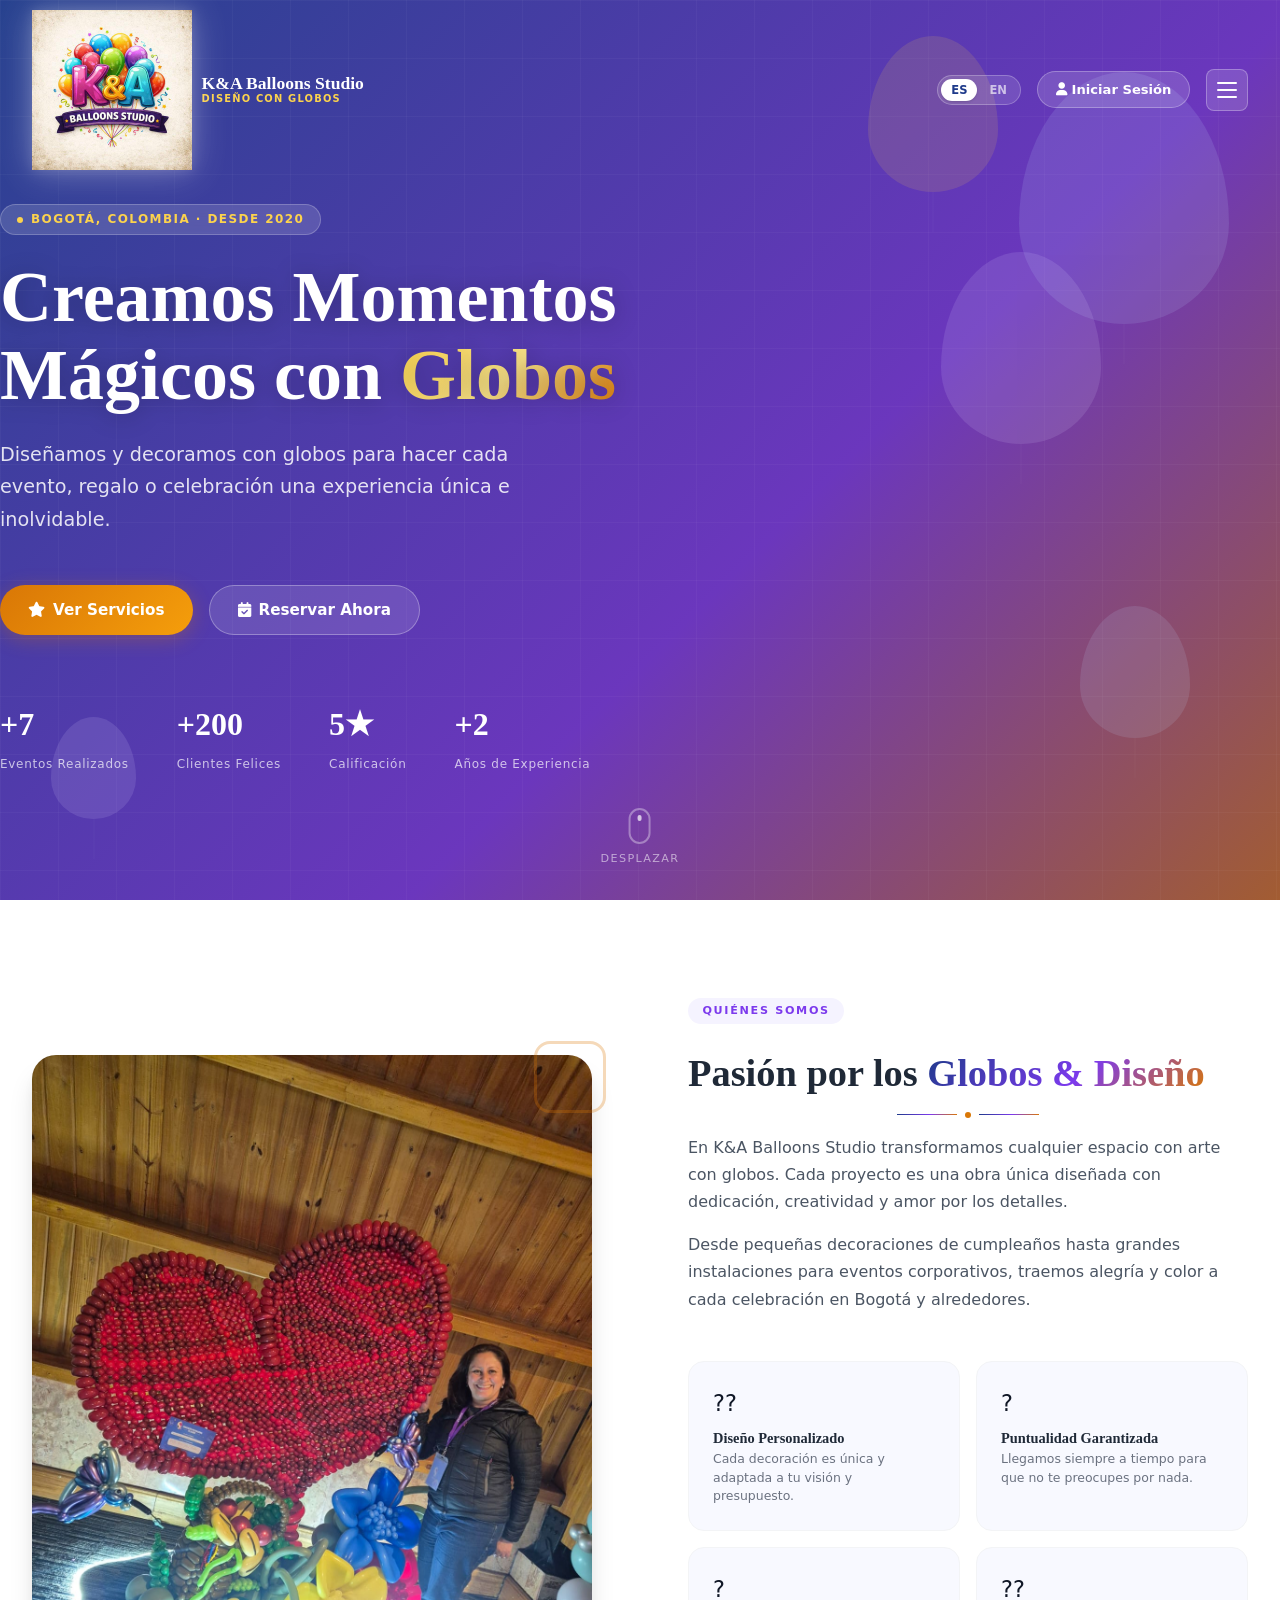
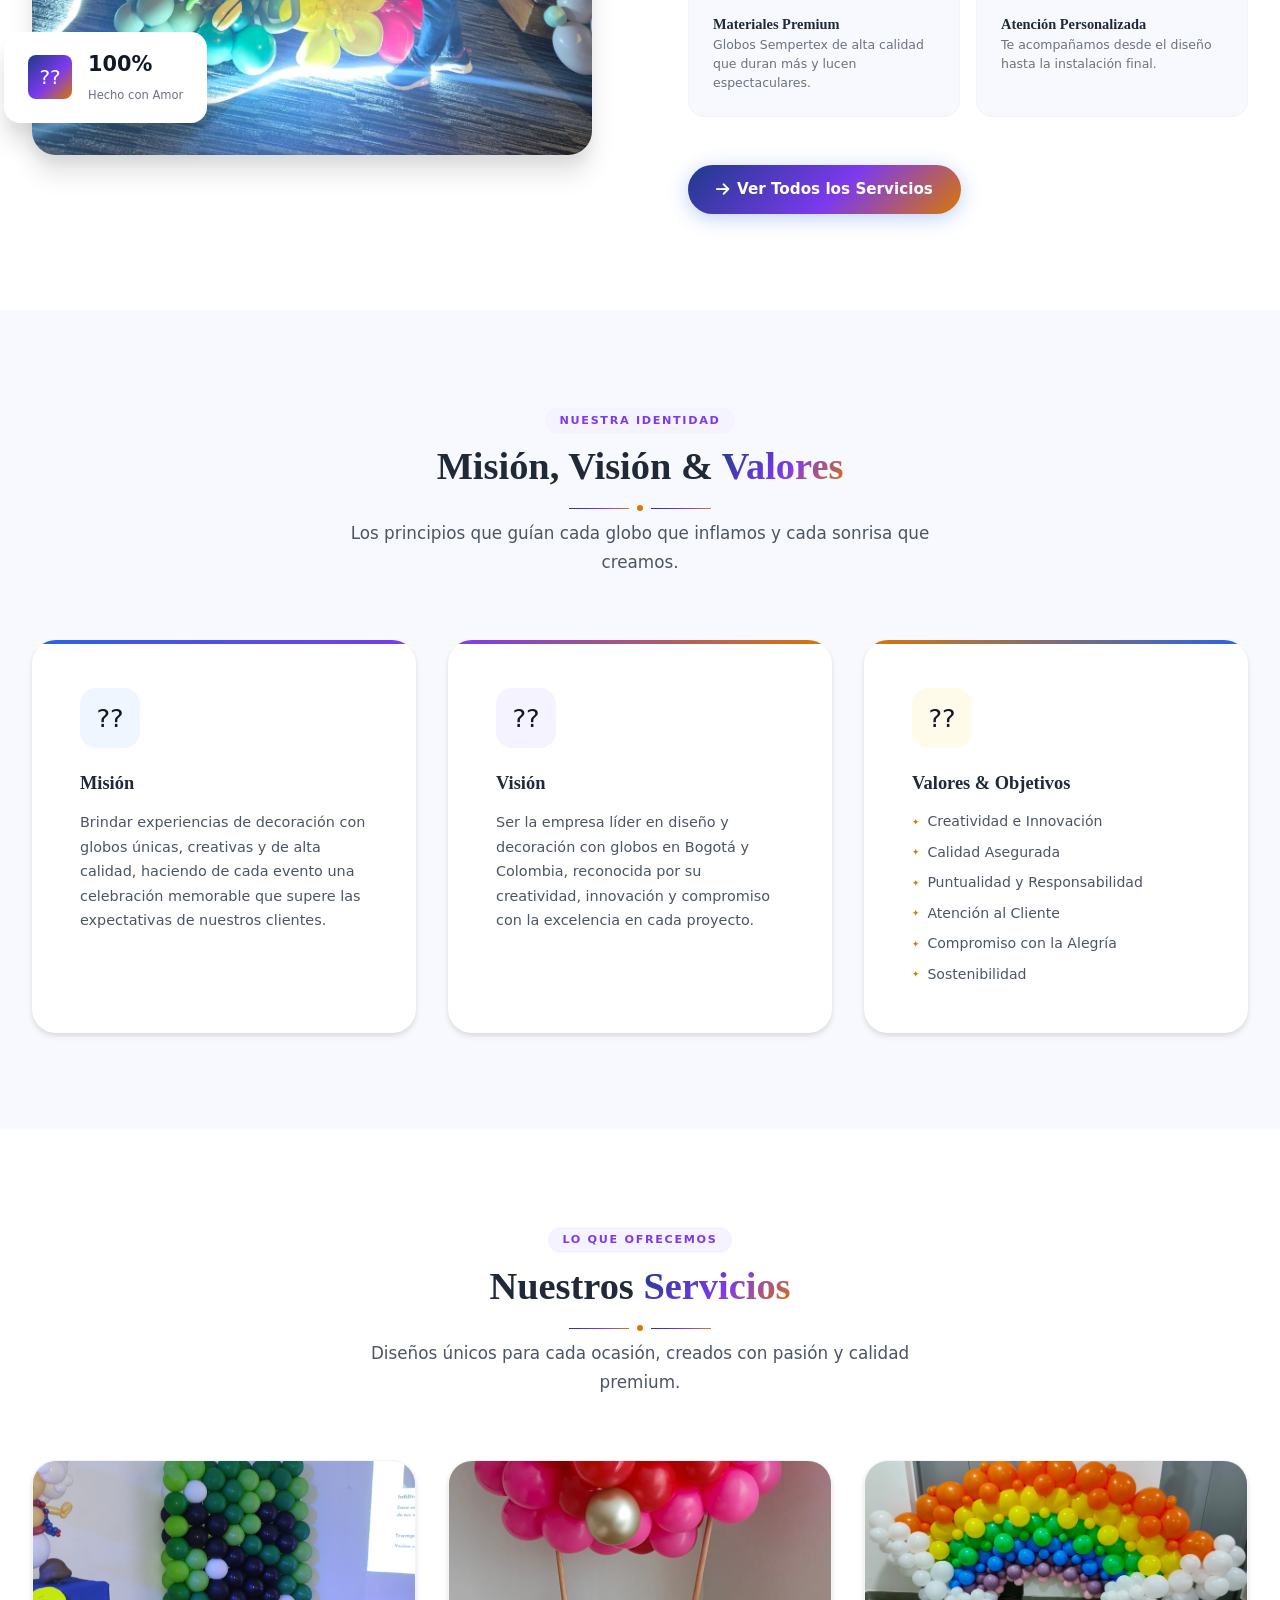
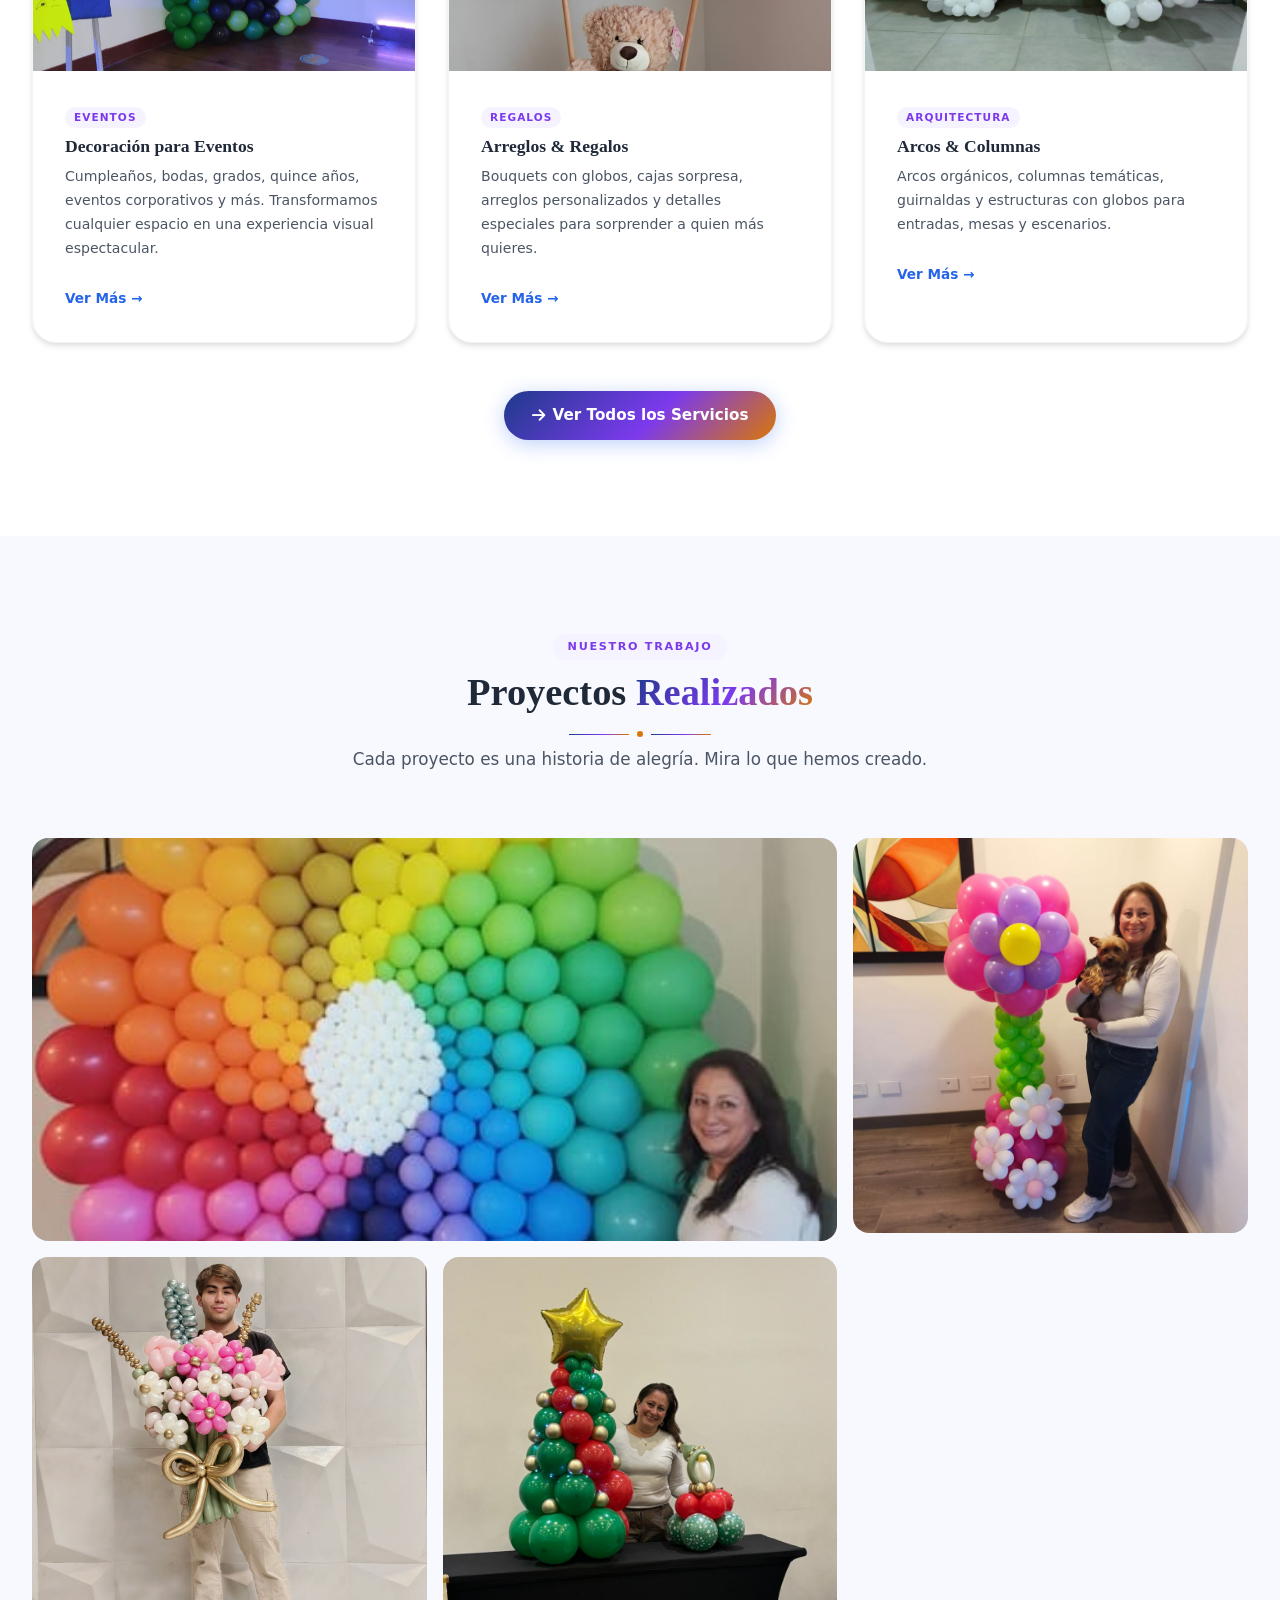
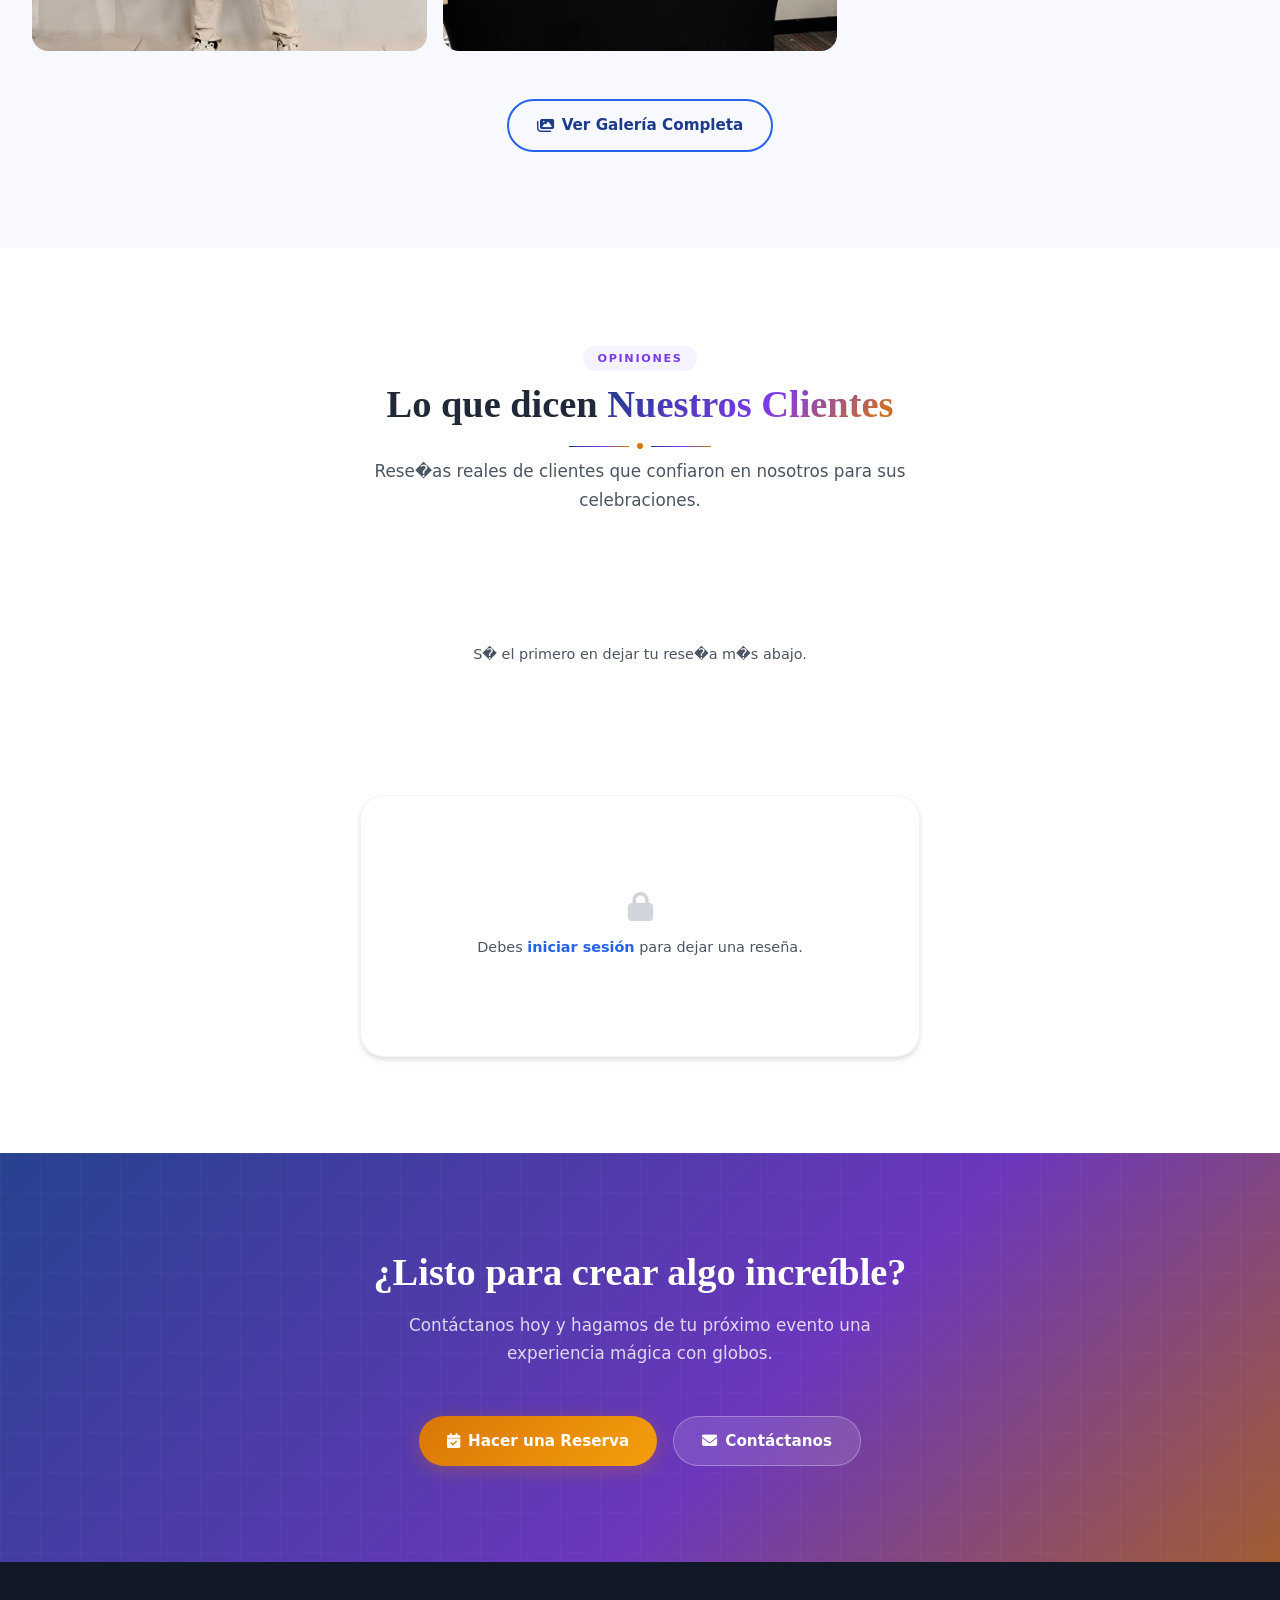
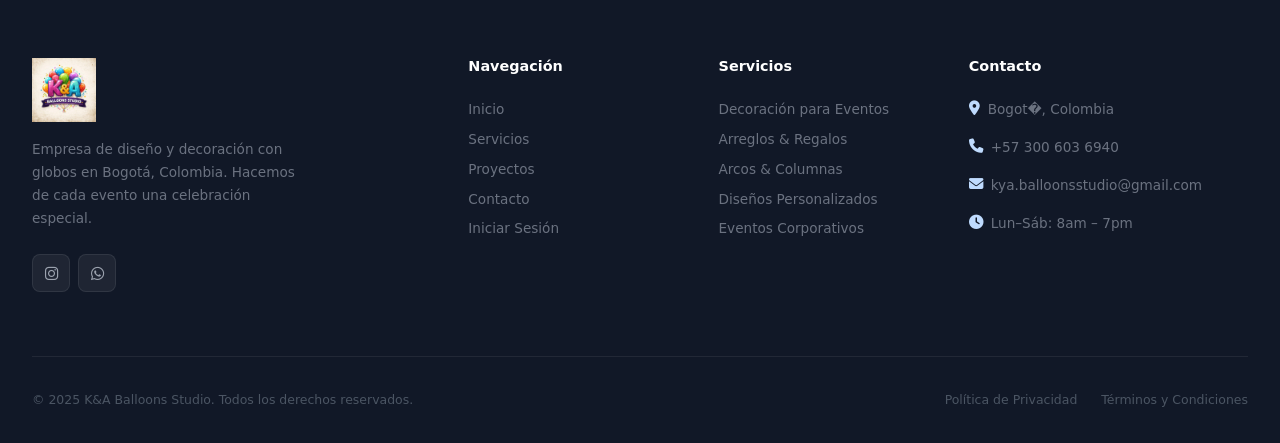
<file: index.html>
<!DOCTYPE html> <html lang="es"> <head> <meta charset="UTF-8"> <meta http-equiv="Content-Security-Policy" content="default-src 'self'; script-src 'self' https://www.gstatic.com https://cdnjs.cloudflare.com https://cdn.jsdelivr.net; style-src 'self' 'unsafe-inline' https://fonts.googleapis.com https://cdnjs.cloudflare.com; font-src 'self' https://fonts.gstatic.com https://cdnjs.cloudflare.com; img-src 'self' data: blob: https://www.gstatic.com https://lh3.googleusercontent.com; connect-src 'self' https://*.googleapis.com https://*.firebaseio.com wss://*.firebaseio.com https://*.firebaseapp.com https://identitytoolkit.googleapis.com https://securetoken.googleapis.com; frame-src https://*.firebaseapp.com https://accounts.google.com; object-src 'none'; base-uri 'self'; form-action 'self'"> <meta name="viewport" content="width=device-width,initial-scale=1"> <title>K&amp;A Balloons Studio � Dise�o y Decoraci�n con Globos en Bogot�</title> <meta name="description" content="K&A Balloons Studio: dise�o y decoraci�n con globos para eventos, regalos y celebraciones en Bogot�, Colombia. Cumplea�os, bodas, eventos corporativos y m�s."> <meta name="keywords" content="globos Bogot�, decoraci�n globos, eventos globos, arreglos globos Colombia, K&A Balloons"> <meta property="og:title" content="K&amp;A Balloons Studio"> <meta property="og:description" content="Dise�o y decoraci�n con globos en Bogot�, Colombia."> <meta property="og:image" content="anexos/images/og-image.jpg"> <link rel="icon" type="image/jpeg" href="anexos/images/logo/LOGO.jpeg"> <link rel="preconnect" href="https://fonts.googleapis.com"> <link rel="preconnect" href="https://fonts.gstatic.com" crossorigin> <link href="https://fonts.googleapis.com/css2?family=Playfair+Display:wght@400;600;700;800&family=Inter:wght@300;400;500;600;700&display=swap" rel="stylesheet"> <link rel="stylesheet" href="https://cdnjs.cloudflare.com/ajax/libs/font-awesome/6.5.0/css/all.min.css"> <link rel="stylesheet" href="css/styles.css"> <link rel="stylesheet" href="css/animations.css"> <style>#navbar .nav-logo img{height:160px;filter:drop-shadow(0 2px 18px rgba(255,255,255,.28)) drop-shadow(0 0 6px rgba(255,255,255,.15));transition:height var(--tr-base),filter var(--tr-base)}#navbar.scrolled .nav-logo img{height:84px;filter:drop-shadow(0 2px 10px rgba(99,102,241,.12))}#navbar{padding:.6rem 0}#navbar.scrolled{padding:.35rem 0}</style> </head> <body> <div id="page-transition" aria-hidden="true"> <div id="pt-curtain" class="pt-curtain"></div> </div> <div id="toast-container" aria-live="polite"></div> <nav id="navbar" class="navbar" role="navigation" aria-label="Main navigation"> <div class="container navbar-inner"> <a href="index.html" class="nav-logo" aria-label="K&A Balloons Studio - Inicio"> <img src="anexos/images/logo/LOGO.jpeg" alt="K&amp;A Balloons Studio Logo" style="width:auto"> <div class="logo-copy"> <span class="name">K&amp;A Balloons Studio</span> <span class="tagline" data-i18n="nav_tagline">Decoraci�n con Globos</span> </div> </a> <div class="nav-right"> <div class="lang-toggle" role="group" aria-label="Selecci�n de idioma"> <button class="lang-btn active" data-lang="es" aria-label="Espa�ol">ES</button> <button class="lang-btn" data-lang="en" aria-label="English">EN</button> </div> <a id="btn-nav-login" href="login.html" class="btn-nav-login" aria-label="Iniciar sesi�n"> <i class="fa-solid fa-user" aria-hidden="true"></i> <span data-i18n="nav_login">Iniciar Sesi�n</span> </a> <button id="hamburger" class="hamburger" aria-label="Abrir men�" aria-expanded="false" aria-controls="menu-overlay"> <span></span><span></span><span></span> </button> </div> </div> </nav> <div id="menu-overlay" class="menu-overlay" role="dialog" aria-label="Men� de navegaci�n" aria-modal="true"> <div id="menu-backdrop" class="menu-backdrop"></div> <div class="menu-panel"> <div class="menu-head"> <div class="menu-deco-balloons" aria-hidden="true"> <div class="deco-balloon"></div> <div class="deco-balloon"></div> <div class="deco-balloon"></div> <div class="deco-balloon"></div> </div> <button id="menu-close" class="menu-close" aria-label="Cerrar men�"> <i class="fa-solid fa-xmark"></i> </button> <div class="menu-brand"> <h3>K&amp;A Balloons Studio</h3> <p data-i18n="nav_tagline">Decoraci�n con Globos</p> </div> </div> <nav class="menu-nav" aria-label="Men� principal"> <ul class="menu-nav-list"> <li class="menu-nav-item"> <a href="index.html"> <span class="nav-icon"><i class="fa-solid fa-house"></i></span> <span data-i18n="nav_home">Inicio</span> </a> </li> <li class="menu-nav-item"> <a href="services.html"> <span class="nav-icon"><i class="fa-solid fa-star"></i></span> <span data-i18n="nav_services">Servicios</span> </a> </li> <li class="menu-nav-item"> <a href="portfolio.html"> <span class="nav-icon"><i class="fa-solid fa-images"></i></span> <span data-i18n="nav_portfolio">Proyectos</span> </a> </li> <div class="menu-sep"></div> <li class="menu-nav-item"> <a href="contact.html"> <span class="nav-icon"><i class="fa-solid fa-calendar-check"></i></span> <span data-i18n="nav_contact">Contacto &amp; Reservas</span> </a> </li> <div class="menu-sep"></div> <li class="menu-nav-item"> <a href="login.html"> <span class="nav-icon"><i class="fa-solid fa-right-to-bracket"></i></span> <span data-i18n="nav_login">Iniciar Sesi�n</span> </a> </li> </ul> </nav> <div class="menu-foot"> <div class="menu-socials"> <a href="https://www.instagram.com/k.a_ballons_studio?igsh=bnR5Y3BkaDM0c296" target="_blank" rel="noopener noreferrer" class="ms-btn instagram" aria-label="Instagram"> <i class="fa-brands fa-instagram"></i> </a> <a href="#" class="ms-btn tiktok" aria-label="TikTok � Pr�ximamente"> <i class="fa-brands fa-tiktok"></i> </a> <a href="https://wa.link/oh3e35" target="_blank" rel="noopener noreferrer" class="ms-btn whatsapp" aria-label="WhatsApp"> <i class="fa-brands fa-whatsapp"></i> </a> </div> <p class="menu-copy" data-i18n="foot_rights">� 2025 K&amp;A Balloons Studio</p> </div> </div> </div> <section class="hero" id="hero" aria-label="Secci�n principal"> <div class="hero-bg"> <div class="hero-grid" aria-hidden="true"></div> <div class="hero-balloon hb-1" aria-hidden="true"><div class="balloon-string"></div></div> <div class="hero-balloon hb-2" aria-hidden="true"><div class="balloon-string"></div></div> <div class="hero-balloon hb-3" aria-hidden="true"><div class="balloon-string"></div></div> <div class="hero-balloon hb-4" aria-hidden="true"><div class="balloon-string"></div></div> <div class="hero-balloon hb-5" aria-hidden="true"><div class="balloon-string"></div></div> <div class="confetti-wrap" aria-hidden="true"></div> </div> <div class="container hero-content"> <div class="hero-eyebrow"> <span class="pulse" aria-hidden="true"></span> <span data-i18n="hero_eyebrow">Bogot�, Colombia � Desde 2020</span> </div> <h1 class="hero-title"> <span data-i18n="hero_title1">Creamos Momentos</span><br> <span data-i18n="hero_title2">M�gicos con</span> <span class="accent"> <span data-i18n="hero_title3">Globos</span></span> </h1> <p class="hero-desc" data-i18n="hero_desc"> Dise�amos y decoramos con globos para hacer cada evento, regalo o celebraci�n una experiencia �nica e inolvidable. </p> <div class="hero-cta"> <a href="services.html" class="btn btn-gold" aria-label="Ver nuestros servicios"> <i class="fa-solid fa-star" aria-hidden="true"></i> <span data-i18n="hero_btn1">Ver Servicios</span> </a> <a href="contact.html" class="btn btn-ghost" aria-label="Hacer una reserva"> <i class="fa-solid fa-calendar-check" aria-hidden="true"></i> <span data-i18n="hero_btn2">Reservar Ahora</span> </a> </div> <div class="hero-stats" aria-label="Estad�sticas"> <div class="hstat"> <span class="n" id="stat-eventos" aria-label="eventos realizados">7</span> <span class="l" data-i18n="hero_stat1l">Eventos Realizados</span> </div> <div class="hstat"> <span class="n" id="stat-clientes" aria-label="clientes felices">+200</span> <span class="l" data-i18n="hero_stat2l">Clientes Felices</span> </div> <div class="hstat"> <span class="n" id="stat-calificacion" aria-label="Calificaci�n 5 estrellas">5?</span> <span class="l" data-i18n="hero_stat3l">Calificaci�n</span> </div> <div class="hstat"> <span class="n" data-counter="2" data-prefix="+" aria-label="M�s de 2 a�os de experiencia">2</span> <span class="l" data-i18n="hero_stat4l">A�os de Experiencia</span> </div> </div> </div> <div class="hero-scroll-hint" aria-hidden="true"> <div class="scroll-mouse"><div class="scroll-dot"></div></div> <span data-i18n="hero_scroll">Desplazar</span> </div> </section> <section class="section" id="about" aria-labelledby="about-heading"> <div class="container"> <div class="about-grid"> <div class="about-visual" data-aos="fade-right"> <div class="about-frame"> <img src="anexos/images/proyects/19.jpeg" alt="Instalaci�n coraz�n gigante � K&amp;A Balloons Studio" loading="lazy"> </div> <div class="about-corner" aria-hidden="true"></div> <div class="about-badge" aria-label="100% hecho con amor"> <div class="ab-icon" aria-hidden="true">??</div> <div class="ab-text"> <strong data-i18n="about_badge_n">100%</strong> <span data-i18n="about_badge_l">Hecho con Amor</span> </div> </div> </div> <div class="about-content" data-aos="fade-left"> <span class="section-tag" data-i18n="about_tag">Qui�nes Somos</span> <h2 id="about-heading" class="section-title mt-md" data-i18n="about_title"> Pasi�n por los <span>Globos &amp; Dise�o</span> </h2> <div class="divider"><div class="dot"></div></div> <p class="mt-md" data-i18n="about_desc"> En K&amp;A Balloons Studio transformamos cualquier espacio con arte con globos. Cada proyecto es una obra �nica dise�ada con dedicaci�n, creatividad y amor por los detalles. </p> <p class="mt-md" data-i18n="about_desc2"> Desde peque�as decoraciones de cumplea�os hasta grandes instalaciones para eventos corporativos, traemos alegr�a y color a cada celebraci�n en Bogot� y alrededores. </p> <div class="about-feats"> <div class="feat-card"> <div class="feat-ico" aria-hidden="true">??</div> <h4 data-i18n="feat1_title">Dise�o Personalizado</h4> <p data-i18n="feat1_desc">Cada decoraci�n es �nica y adaptada a tu visi�n y presupuesto.</p> </div> <div class="feat-card"> <div class="feat-ico" aria-hidden="true">?</div> <h4 data-i18n="feat2_title">Puntualidad Garantizada</h4> <p data-i18n="feat2_desc">Llegamos siempre a tiempo para que no te preocupes por nada.</p> </div> <div class="feat-card"> <div class="feat-ico" aria-hidden="true">?</div> <h4 data-i18n="feat3_title">Materiales Premium</h4> <p data-i18n="feat3_desc">Globos de alta calidad que duran m�s y lucen espectaculares.</p> </div> <div class="feat-card"> <div class="feat-ico" aria-hidden="true">??</div> <h4 data-i18n="feat4_title">Atenci�n Personalizada</h4> <p data-i18n="feat4_desc">Te acompa�amos desde el dise�o hasta la instalaci�n final.</p> </div> </div> <div class="mt-2xl"> <a href="services.html" class="btn btn-primary"> <i class="fa-solid fa-arrow-right" aria-hidden="true"></i> <span data-i18n="svc_all">Ver Todos los Servicios</span> </a> </div> </div> </div> </div> </section> <section class="section section--alt" id="mvv" aria-labelledby="mvv-heading"> <div class="container"> <header class="section-header" data-aos="fade-up"> <span class="section-tag" data-i18n="mvv_tag">Nuestra Identidad</span> <h2 id="mvv-heading" class="section-title" data-i18n="mvv_title"> Misi�n, Visi�n &amp; <span>Valores</span> </h2> <div class="divider"><div class="dot"></div></div> <p class="section-sub" data-i18n="mvv_sub"> Los principios que gu�an cada globo que inflamos y cada sonrisa que creamos. </p> </header> <div class="mvv-grid"> <article class="mvv-card mission" data-aos="fade-up"> <div class="mvv-ico" aria-hidden="true">??</div> <h3 data-i18n="mission_title">Misi�n</h3> <p data-i18n="mission_text"> Brindar experiencias de decoraci�n con globos �nicas, creativas y de alta calidad, haciendo de cada evento una celebraci�n memorable que supere las expectativas de nuestros clientes. </p> </article> <article class="mvv-card vision" data-aos="fade-up" data-aos-delay="100"> <div class="mvv-ico" aria-hidden="true">??</div> <h3 data-i18n="vision_title">Visi�n</h3> <p data-i18n="vision_text"> Ser la empresa l�der en dise�o y decoraci�n con globos en Bogot� y Colombia, reconocida por su creatividad, innovaci�n y compromiso con la excelencia en cada proyecto. </p> </article> <article class="mvv-card values" data-aos="fade-up" data-aos-delay="200"> <div class="mvv-ico" aria-hidden="true">??</div> <h3 data-i18n="values_title">Valores &amp; Objetivos</h3> <ul class="val-list" role="list"> <li data-i18n="val1">Creatividad e Innovaci�n</li> <li data-i18n="val2">Calidad Asegurada</li> <li data-i18n="val3">Puntualidad y Responsabilidad</li> <li data-i18n="val4">Atenci�n al Cliente</li> <li data-i18n="val5">Compromiso con la Alegr�a</li> <li data-i18n="val6">Sostenibilidad</li> </ul> </article> </div> </div> </section> <section class="section" id="services" aria-labelledby="svc-heading"> <div class="container"> <header class="section-header" data-aos="fade-up"> <span class="section-tag" data-i18n="svc_tag">Lo que Ofrecemos</span> <h2 id="svc-heading" class="section-title" data-i18n="svc_title"> Nuestros <span>Servicios</span> </h2> <div class="divider"><div class="dot"></div></div> <p class="section-sub" data-i18n="svc_sub"> Dise�os �nicos para cada ocasi�n, creados con pasi�n y calidad premium. </p> </header> <div class="services-grid"> <article class="svc-card" data-aos="fade-up"> <div class="svc-img"> <img src="anexos/images/proyects/16.jpeg" alt="Decoraci�n para eventos con globos" loading="lazy"> </div> <div class="svc-body"> <span class="svc-tag" data-i18n="svc1_tag">Eventos</span> <h3 data-i18n="svc1_title">Decoraci�n para Eventos</h3> <p data-i18n="svc1_desc">Cumplea�os, bodas, grados, quince a�os, eventos corporativos y m�s. Transformamos cualquier espacio en una experiencia visual espectacular.</p> <a href="services.html" class="svc-link" data-i18n="svc_more">Ver M�s ?</a> </div> </article> <article class="svc-card" data-aos="fade-up" data-aos-delay="100"> <div class="svc-img"> <img src="anexos/images/proyects/8.jpeg" alt="Arreglos con globos como regalo" loading="lazy"> </div> <div class="svc-body"> <span class="svc-tag" data-i18n="svc2_tag">Regalos</span> <h3 data-i18n="svc2_title">Arreglos &amp; Regalos</h3> <p data-i18n="svc2_desc">Bouquets de globos, arreglos personalizados y detalles especiales para sorprender a quien m�s quieres.</p> <a href="services.html" class="svc-link" data-i18n="svc_more">Ver M�s ?</a> </div> </article> <article class="svc-card" data-aos="fade-up" data-aos-delay="200"> <div class="svc-img"> <img src="anexos/images/proyects/23.jpeg" alt="Arco iris con globos para evento" loading="lazy"> </div> <div class="svc-body"> <span class="svc-tag" data-i18n="svc3_tag">Arquitectura</span> <h3 data-i18n="svc3_title">Arcos &amp; Columnas</h3> <p data-i18n="svc3_desc">Arcos org�nicos, columnas tem�ticas, bases y centros de mesas para entradas, mesas y escenarios.</p> <a href="services.html" class="svc-link" data-i18n="svc_more">Ver M�s ?</a> </div> </article> </div> <div class="text-center mt-2xl" data-aos="fade-up"> <a href="services.html" class="btn btn-primary"> <i class="fa-solid fa-arrow-right" aria-hidden="true"></i> <span data-i18n="svc_all">Ver Todos los Servicios</span> </a> </div> </div> </section> <section class="section section--alt" id="portfolio" aria-labelledby="port-heading"> <div class="container"> <header class="section-header" data-aos="fade-up"> <span class="section-tag" data-i18n="port_tag">Nuestro Trabajo</span> <h2 id="port-heading" class="section-title" data-i18n="port_title"> Proyectos <span>Realizados</span> </h2> <div class="divider"><div class="dot"></div></div> <p class="section-sub" data-i18n="port_sub"> Cada proyecto es una historia de alegr�a. Mira lo que hemos creado. </p> </header> <div class="port-grid" data-aos="fade-up"> <div class="port-item" data-category="events"> <img src="anexos/images/proyects/4.jpeg" alt="Mosaico circular arco�ris de globos" loading="lazy"> <div class="port-overlay"> <h4>Decoraci�n de Evento</h4> <p>Mosaico circular arco�ris � Gran instalaci�n</p> </div> </div> <div class="port-item" data-category="diseno"> <img src="anexos/images/proyects/1.jpeg" alt="Columna floral con globos" loading="lazy"> <div class="port-overlay"> <h4>Columna Floral Gigante</h4> <p>Torre decorativa con flores de globos</p> </div> </div> <div class="port-item" data-category="gifts"> <img src="anexos/images/proyects/37.jpeg" alt="Arreglo de regalo especial con globos decorativos" loading="lazy"> <div class="port-overlay"> <h4>Arreglo de Regalo</h4> <p>Decoraci�n especial para regalo con globos</p> </div> </div> <div class="port-item" data-category="corp"> <img src="anexos/images/proyects/9.jpeg" alt="�rbol navide�o corporativo de globos" loading="lazy"> <div class="port-overlay"> <h4>�rbol Navide�o Corporativo</h4> <p>Decoraci�n empresarial de temporada</p> </div> </div> </div> <div class="text-center mt-2xl" data-aos="fade-up"> <a href="portfolio.html" class="btn btn-secondary"> <i class="fa-solid fa-images" aria-hidden="true"></i> <span data-i18n="port_see_all">Ver Galer�a Completa</span> </a> </div> </div> </section> <section class="section" id="reviews" aria-labelledby="rev-heading"> <div class="container"> <header class="section-header" data-aos="fade-up"> <span class="section-tag">Opiniones</span> <h2 id="rev-heading" class="section-title">Lo que dicen <span>Nuestros Clientes</span></h2> <div class="divider"><div class="dot"></div></div> <p class="section-sub">Rese�as reales de clientes que confiaron en nosotros para sus celebraciones.</p> </header> <div id="reviews-grid" class="reviews-grid"> <p class="reviews-empty" id="reviews-empty">S� el primero en dejar tu rese�a m�s abajo.</p> </div> <div class="review-form-wrap" id="review-form-wrap" data-aos="fade-up"> <h3><i class="fa-solid fa-star" aria-hidden="true"></i> Deja tu Rese�a</h3> <form id="form-review" novalidate> <div class="form-group"> <label class="form-label" for="rev-name">Tu Nombre</label> <input class="form-input" id="rev-name" placeholder="Nombre completo" maxlength="80" required> </div> <div class="form-group"> <label class="form-label">Calificaci�n</label> <div class="star-picker" id="star-picker" role="group" aria-label="Calificaci�n de 1 a 5 estrellas"> <button type="button" class="star-btn" data-val="1" aria-label="1 estrella">?</button> <button type="button" class="star-btn" data-val="2" aria-label="2 estrellas">?</button> <button type="button" class="star-btn" data-val="3" aria-label="3 estrellas">?</button> <button type="button" class="star-btn" data-val="4" aria-label="4 estrellas">?</button> <button type="button" class="star-btn" data-val="5" aria-label="5 estrellas">?</button> </div> <input type="hidden" id="rev-rating" value="0"> </div> <div class="form-group"> <label class="form-label" for="rev-text">Tu Rese�a</label> <textarea class="form-textarea" id="rev-text" rows="3" maxlength="500" placeholder="Cu�ntanos c�mo fue tu experiencia..." required></textarea> </div> <button type="submit" class="btn btn-primary"> <i class="fa-solid fa-paper-plane" aria-hidden="true"></i> <span>Enviar Rese�a</span> </button> </form> </div> </div> </section> <section class="section cta-banner" id="cta" aria-label="Llamada a la acci�n"> <div class="container cta-inner" data-aos="fade-up"> <h2 data-i18n="cta_title">�Listo para crear algo incre�ble?</h2> <p data-i18n="cta_sub">Cont�ctanos hoy y hagamos de tu pr�ximo evento una experiencia m�gica con globos.</p> <div class="cta-btns"> <a href="contact.html" class="btn btn-gold"> <i class="fa-solid fa-calendar-check" aria-hidden="true"></i> <span data-i18n="cta_btn1">Hacer una Reserva</span> </a> <a href="contact.html#contact-form" class="btn btn-ghost"> <i class="fa-solid fa-envelope" aria-hidden="true"></i> <span data-i18n="cta_btn2">Cont�ctanos</span> </a> </div> </div> </section> <footer class="footer" role="contentinfo"> <div class="container"> <div class="footer-grid"> <div class="footer-brand"> <a href="index.html" class="nav-logo" aria-label="K&A Balloons Studio"> <img src="anexos/images/logo/LOGO.jpeg" alt="K&amp;A Balloons Studio" style="height:64px;width:auto"> </a> <p class="mt-md" data-i18n="foot_desc"> Empresa de dise�o y decoraci�n con globos en Bogot�, Colombia. Hacemos de cada evento una celebraci�n especial. </p> <div class="footer-socials"> <a href="https://www.instagram.com/k.a_ballons_studio?igsh=bnR5Y3BkaDM0c296" target="_blank" rel="noopener noreferrer" class="fsoc instagram" aria-label="Instagram de K&A Balloons Studio"> <i class="fa-brands fa-instagram"></i> </a> <a href="#" class="fsoc tiktok" aria-label="TikTok � Pr�ximamente"> <i class="fa-brands fa-tiktok"></i> </a> <a href="https://wa.link/oh3e35" target="_blank" rel="noopener noreferrer" class="fsoc whatsapp" aria-label="WhatsApp de K&A Balloons Studio"> <i class="fa-brands fa-whatsapp"></i> </a> </div> </div> <div class="footer-col"> <h4 data-i18n="foot_links">Navegaci�n</h4> <ul class="footer-links" role="list"> <li><a href="index.html" data-i18n="nav_home">Inicio</a></li> <li><a href="services.html" data-i18n="nav_services">Servicios</a></li> <li><a href="portfolio.html" data-i18n="nav_portfolio">Proyectos</a></li> <li><a href="contact.html" data-i18n="nav_contact">Contacto</a></li> <li><a href="login.html" data-i18n="nav_login">Iniciar Sesi�n</a></li> </ul> </div> <div class="footer-col"> <h4 data-i18n="foot_services">Servicios</h4> <ul class="footer-links" role="list"> <li><a href="services.html" data-i18n="svc1_title">Decoraci�n para Eventos</a></li> <li><a href="services.html" data-i18n="svc2_title">Arreglos &amp; Regalos</a></li> <li><a href="services.html" data-i18n="svc3_title">Arcos &amp; Columnas</a></li> <li><a href="services.html" data-i18n="svc4_title">Dise�os Independientes</a></li> <li><a href="services.html" data-i18n="svc5_title">Eventos Corporativos</a></li> </ul> </div> <div class="footer-col"> <h4 data-i18n="foot_contact">Contacto</h4> <div class="footer-contact-row"> <i class="fa-solid fa-location-dot" aria-hidden="true"></i> <span>Bogot�, Colombia</span> </div> <div class="footer-contact-row"> <i class="fa-solid fa-phone" aria-hidden="true"></i> <span><a href="tel:+573006036940" style="color:inherit">+57 300 603 6940</a></span> </div> <div class="footer-contact-row"> <i class="fa-solid fa-envelope" aria-hidden="true"></i> <span><a href="mailto:kya.balloonsstudio@gmail.com" style="color:inherit">kya.balloonsstudio@gmail.com</a></span> </div> <div class="footer-contact-row"> <i class="fa-solid fa-clock" aria-hidden="true"></i> <span data-i18n="cinfo_hours_v">Lun�S�b: 8am � 7pm</span> </div> </div> </div> <div class="footer-bottom"> <p data-i18n="foot_rights">� 2025 K&amp;A Balloons Studio. Todos los derechos reservados.</p> <div class="footer-bottom-links"> <a href="privacidad.html" data-i18n="foot_privacy">Privacidad</a> <a href="terms.html" data-i18n="foot_terms">T�rminos</a> </div> </div> </div> </footer> <script src="js/security.js"></script> <script src="js/config.js"></script> <script src="js/stats.js"></script> <script src="js/translations.js"></script> <script src="js/main.js"></script> </body> </html>
</file>
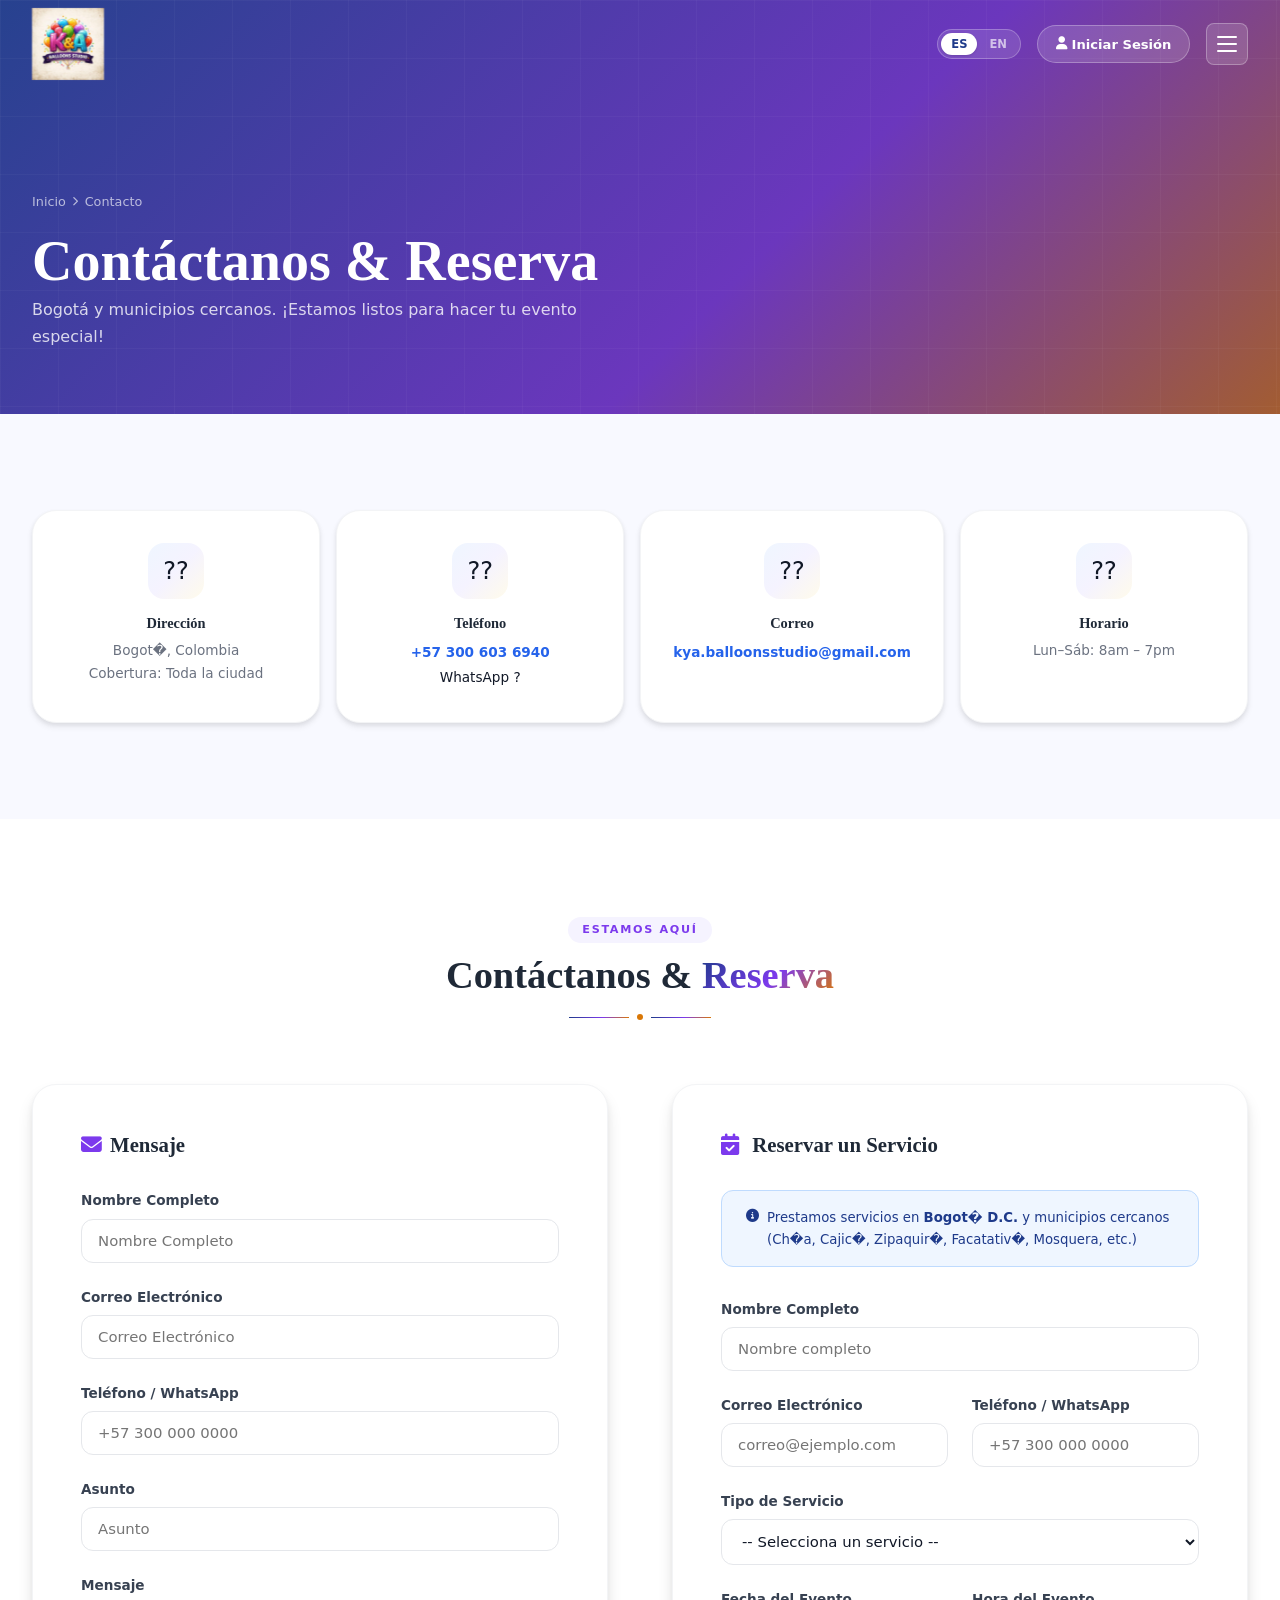
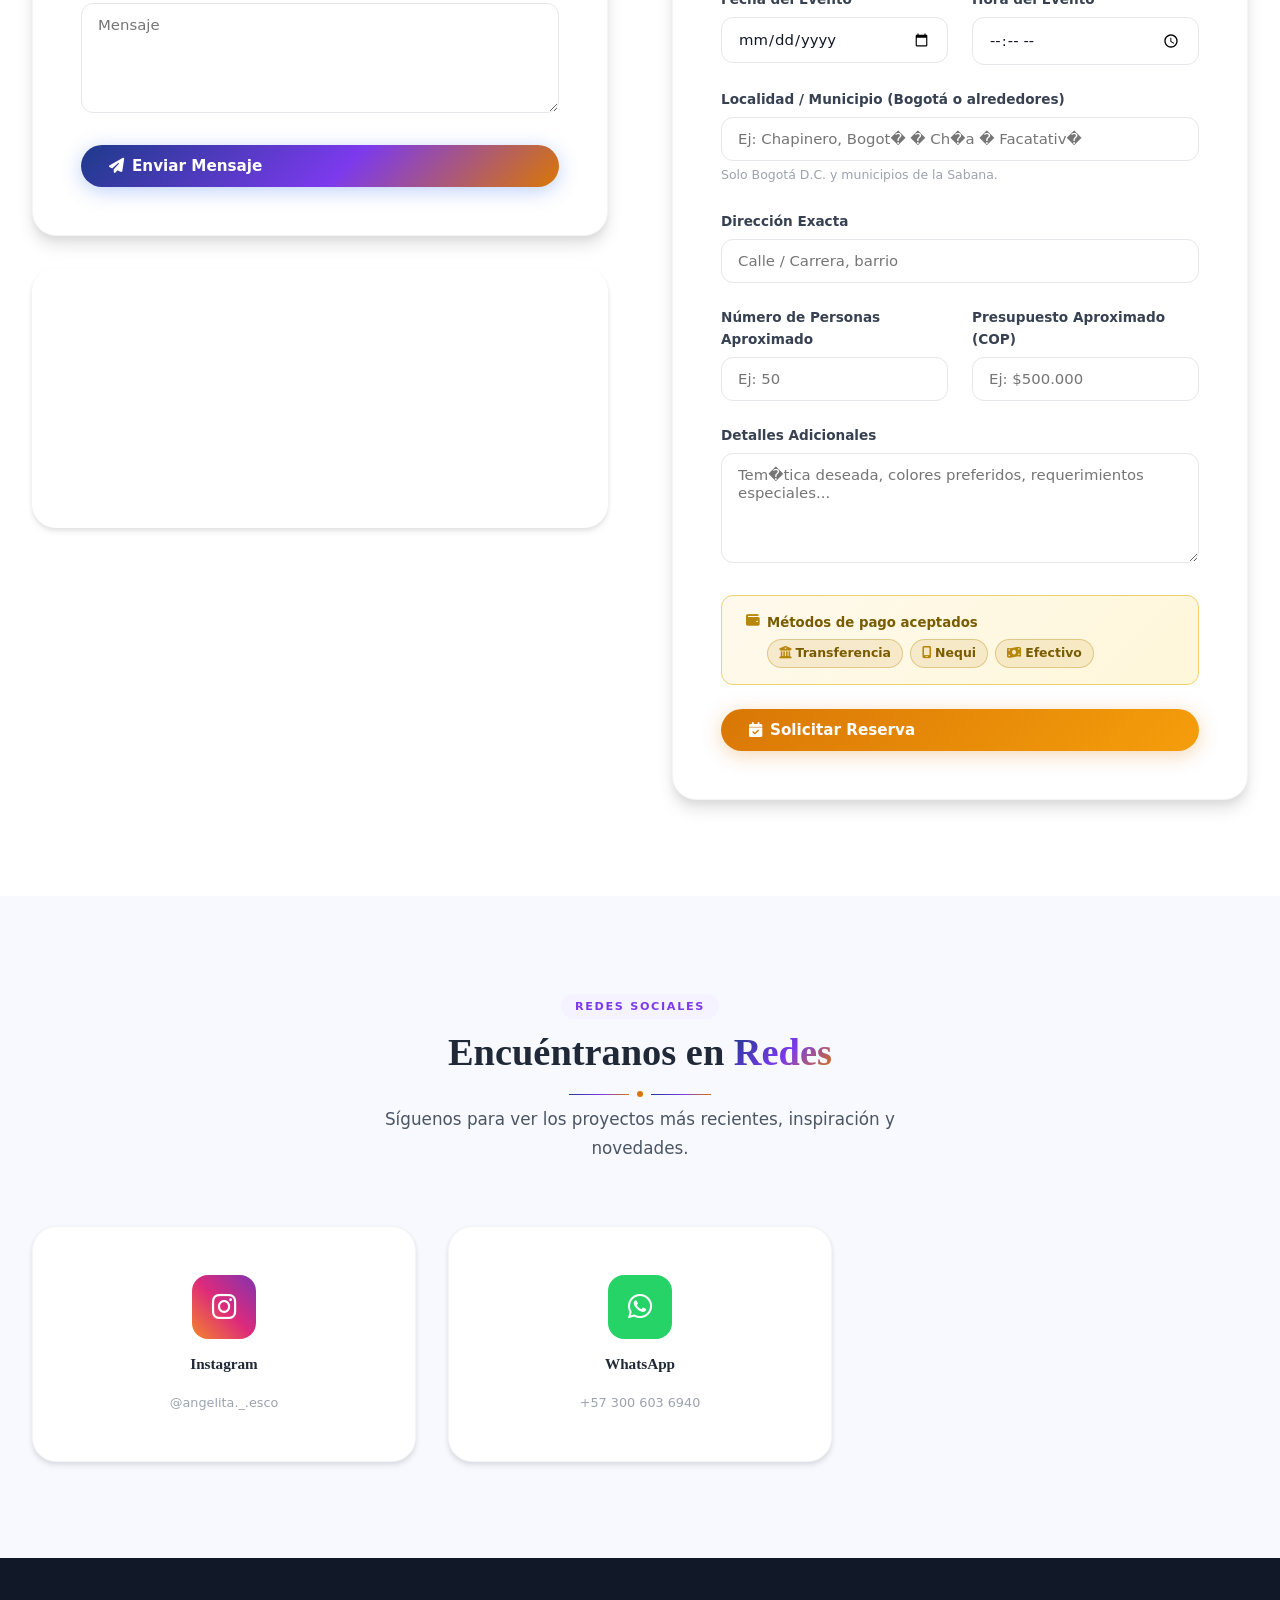
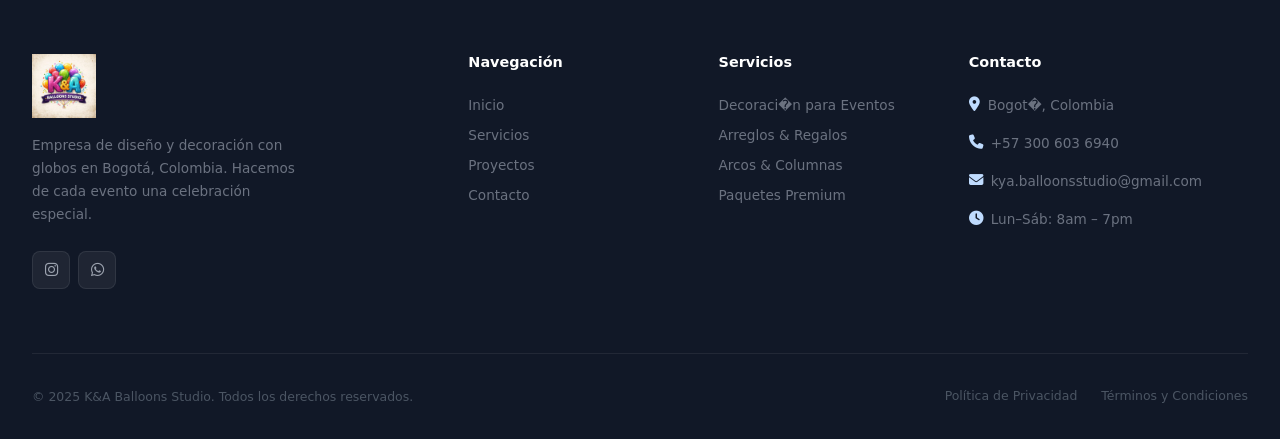
<file: contact.html>
<!DOCTYPE html> <html lang="es"> <head> <meta charset="UTF-8"> <meta http-equiv="Content-Security-Policy" content="default-src 'self'; script-src 'self' https://www.gstatic.com https://cdnjs.cloudflare.com https://cdn.jsdelivr.net; style-src 'self' 'unsafe-inline' https://fonts.googleapis.com https://cdnjs.cloudflare.com; font-src 'self' https://fonts.gstatic.com https://cdnjs.cloudflare.com; img-src 'self' data: blob: https://www.gstatic.com https://lh3.googleusercontent.com; connect-src 'self' https://*.googleapis.com https://*.firebaseio.com wss://*.firebaseio.com https://*.firebaseapp.com https://identitytoolkit.googleapis.com https://securetoken.googleapis.com; frame-src https://*.firebaseapp.com https://accounts.google.com https://www.google.com; object-src 'none'; base-uri 'self'; form-action 'self'"> <meta name="viewport" content="width=device-width,initial-scale=1"> <title>Contacto &amp; Reservas � K&amp;A Balloons Studio</title> <meta name="description" content="Cont�ctanos o reserva nuestros servicios de decoraci�n con globos en Bogot� y municipios cercanos. WhatsApp, correo, formulario."> <link rel="icon" type="image/jpeg" href="anexos/images/logo/LOGO.jpeg"> <link rel="preconnect" href="https://fonts.googleapis.com"> <link rel="preconnect" href="https://fonts.gstatic.com" crossorigin> <link href="https://fonts.googleapis.com/css2?family=Playfair+Display:wght@400;600;700;800&family=Inter:wght@300;400;500;600;700&display=swap" rel="stylesheet"> <link rel="stylesheet" href="https://cdnjs.cloudflare.com/ajax/libs/font-awesome/6.5.0/css/all.min.css"> <link rel="stylesheet" href="css/styles.css"> <link rel="stylesheet" href="css/animations.css"> <style>.contact-hero{min-height:46vh;display:flex;align-items:flex-end;background:var(--grad-hero);position:relative;overflow:hidden;padding-bottom:var(--sp-3xl);padding-top:calc(var(--sp-4xl) + 60px)}.contact-hero .hero-grid{position:absolute;inset:0;background-image:linear-gradient(rgba(255,255,255,.03) 1px,transparent 1px),linear-gradient(90deg,rgba(255,255,255,.03) 1px,transparent 1px);background-size:58px 58px}.contact-hero .container{position:relative;z-index:1}.contact-hero h1{color:var(--white)}.contact-hero p{color:rgba(255,255,255,.8);max-width:560px}.breadcrumb{display:flex;align-items:center;gap:.4rem;font-size:.8rem;color:rgba(255,255,255,.65);margin-bottom:var(--sp-md)}.breadcrumb a{color:rgba(255,255,255,.65);transition:color var(--tr-fast)}.breadcrumb a:hover{color:var(--white)}.breadcrumb i{font-size:.6rem}.cinfo-grid{display:grid;grid-template-columns:repeat(4,1fr);gap:var(--sp-md)}@media (max-width:900px){.cinfo-grid{grid-template-columns:repeat(2,1fr)}}@media (max-width:480px){.cinfo-grid{grid-template-columns:1fr}}.cinfo-card{background:var(--white);border-radius:var(--r-2xl);padding:var(--sp-xl);box-shadow:var(--sh-md);border:1px solid var(--gray-100);text-align:center;transition:all var(--tr-base)}.cinfo-card:hover{transform:translateY(-4px);box-shadow:var(--sh-lg)}.cinfo-card-link{cursor:pointer;text-decoration:none!important;display:block}.cinfo-card-link:hover .cinfo-card{transform:translateY(-4px);box-shadow:var(--sh-lg)}.cinfo-ico{width:56px;height:56px;border-radius:var(--r-xl);background:var(--grad-subtle);display:flex;align-items:center;justify-content:center;font-size:1.5rem;margin:0 auto var(--sp-md)}.cinfo-card h4{font-size:.9rem;margin-bottom:.4rem}.cinfo-card a,.cinfo-card p{font-size:.85rem;color:var(--gray-500);transition:color var(--tr-fast)}.cinfo-card a:hover{color:var(--blue-mid)}.contact-layout{display:grid;grid-template-columns:1fr 1fr;gap:var(--sp-3xl);align-items:flex-start}@media (max-width:900px){.contact-layout{grid-template-columns:1fr}}.form-panel{background:var(--white);border-radius:var(--r-2xl);padding:var(--sp-2xl);box-shadow:var(--sh-lg);border:1px solid var(--gray-100)}.form-panel h3{font-size:1.3rem;margin-bottom:var(--sp-xl)}.form-panel h3 i{color:var(--purple-mid);margin-right:var(--sp-sm)}.location-notice{display:flex;align-items:flex-start;gap:var(--sp-sm);background:var(--blue-pale);border:1px solid var(--blue-light);border-radius:var(--r-lg);padding:var(--sp-md) var(--sp-lg);margin-bottom:var(--sp-xl);font-size:.83rem;color:var(--blue-dark)}.location-notice i{margin-top:2px;flex-shrink:0}.social-section{background:var(--off-white)}.social-section-grid{display:grid;grid-template-columns:repeat(3,1fr);gap:var(--sp-xl)}@media (max-width:900px){.social-section-grid{grid-template-columns:repeat(2,1fr)}}@media (max-width:480px){.social-section-grid{grid-template-columns:1fr}}@media (max-width:480px){.social-section-grid{grid-template-columns:1fr}}.social-big-btn{display:flex;flex-direction:column;align-items:center;gap:var(--sp-md);background:var(--white);border-radius:var(--r-2xl);padding:var(--sp-2xl);box-shadow:var(--sh-md);border:1px solid var(--gray-100);transition:all var(--tr-base);text-align:center}.social-big-btn:hover{transform:translateY(-6px);box-shadow:var(--sh-xl)}.social-big-ico{width:64px;height:64px;border-radius:var(--r-xl);display:flex;align-items:center;justify-content:center;font-size:1.75rem;color:var(--white)}.social-big-btn h4{font-size:.95rem;margin-bottom:.2rem}.social-big-btn span{font-size:.8rem;color:var(--gray-400)}.big-instagram{background:linear-gradient(45deg,#f58529,#dd2a7b,#8134af)}.big-facebook{background:#1877f2}.big-tiktok{background:#111}.big-whatsapp{background:#25d366}.map-placeholder{width:100%;height:280px;border-radius:var(--r-2xl);background:var(--grad-subtle);display:flex;flex-direction:column;align-items:center;justify-content:center;gap:var(--sp-md);font-size:2rem;color:var(--gray-400);border:1px solid var(--gray-200);margin-top:var(--sp-2xl)}.map-placeholder p{font-size:.83rem}.map-placeholder small{font-size:.72rem}.res-payment-badge{display:flex;align-items:flex-start;gap:var(--sp-sm);background:linear-gradient(135deg,#fef9ec,#fff7da);border:1px solid #f0d070;border-radius:var(--r-lg);padding:var(--sp-md) var(--sp-lg);margin-bottom:var(--sp-lg);font-size:.83rem;color:#7a5c00}.res-payment-badge i{margin-top:2px;flex-shrink:0;color:#b8860b}.res-payment-badge strong{font-weight:600}.res-payment-pills{display:flex;gap:.4rem;flex-wrap:wrap;margin-top:.4rem}.res-payment-pill{background:rgba(184,134,11,.12);border:1px solid rgba(184,134,11,.35);border-radius:20px;padding:.2rem .7rem;font-size:.78rem;font-weight:600;color:#7a5c00;white-space:nowrap}.rcm-overlay{position:fixed;inset:0;z-index:1100;background:rgba(0,0,0,.55);backdrop-filter:blur(4px);display:flex;align-items:center;justify-content:center;padding:var(--sp-xl);opacity:0;transition:opacity .3s ease;pointer-events:none}.rcm-overlay.rcm-show{opacity:1;pointer-events:all}.rcm-card{background:var(--white);border-radius:var(--r-2xl);box-shadow:0 25px 60px rgba(0,0,0,.25);padding:var(--sp-3xl) var(--sp-2xl);max-width:480px;width:100%;text-align:center;transform:scale(.92) translateY(24px);transition:transform .38s cubic-bezier(.34,1.56,.64,1)}.rcm-overlay.rcm-show .rcm-card{transform:scale(1) translateY(0)}.rcm-icon{font-size:3.2rem;margin-bottom:var(--sp-md);line-height:1}.rcm-title{font-family:var(--font-head);font-size:1.55rem;margin:0 0 var(--sp-md)}.rcm-msg{color:var(--text-muted);line-height:1.75;margin:0 0 var(--sp-lg);font-size:.95rem}.rcm-payment-info{display:flex;align-items:flex-start;gap:var(--sp-sm);background:linear-gradient(135deg,#fef9ec,#fff7da);border:1px solid #f0d070;border-radius:var(--r-lg);padding:var(--sp-md) var(--sp-lg);margin-bottom:var(--sp-xl);font-size:.85rem;color:#7a5c00;text-align:left}.rcm-payment-info i{margin-top:3px;flex-shrink:0;color:#b8860b}.rcm-payment-info .rcm-pills{display:flex;gap:.4rem;flex-wrap:wrap;margin-top:.4rem}.rcm-pill{background:rgba(184,134,11,.12);border:1px solid rgba(184,134,11,.35);border-radius:20px;padding:.18rem .65rem;font-size:.78rem;font-weight:600;color:#7a5c00}.rcm-error-hint{background:#fff0f0;border:1px solid #fca5a5;border-radius:var(--r-lg);padding:var(--sp-md) var(--sp-lg);margin-bottom:var(--sp-xl);font-size:.85rem;color:#b91c1c}</style> </head> <body> <div id="page-transition" aria-hidden="true"><div id="pt-curtain" class="pt-curtain"></div></div> <div id="toast-container" aria-live="polite"></div> <nav id="navbar" class="navbar" role="navigation" aria-label="Main navigation"> <div class="container navbar-inner"> <a href="index.html" class="nav-logo" aria-label="K&A Balloons Studio"> <img src="anexos/images/logo/LOGO.jpeg" alt="K&amp;A Balloons Studio" style="height:72px;width:auto"> </a> <div class="nav-right"> <div class="lang-toggle" role="group"><button class="lang-btn active" data-lang="es">ES</button><button class="lang-btn" data-lang="en">EN</button></div> <a id="btn-nav-login" href="login.html" class="btn-nav-login"><i class="fa-solid fa-user" aria-hidden="true"></i><span data-i18n="nav_login">Iniciar Sesi�n</span></a> <button id="hamburger" class="hamburger" aria-label="Abrir men�" aria-expanded="false"><span></span><span></span><span></span></button> </div> </div> </nav> <div id="menu-overlay" class="menu-overlay" role="dialog" aria-modal="true" aria-label="Men�"> <div id="menu-backdrop" class="menu-backdrop"></div> <div class="menu-panel"> <div class="menu-head"> <div class="menu-deco-balloons" aria-hidden="true"><div class="deco-balloon"></div><div class="deco-balloon"></div><div class="deco-balloon"></div><div class="deco-balloon"></div></div> <button id="menu-close" class="menu-close" aria-label="Cerrar men�"><i class="fa-solid fa-xmark"></i></button> <div class="menu-brand"><h3>K&amp;A Balloons Studio</h3><p data-i18n="nav_tagline">Decoraci�n con Globos</p></div> </div> <nav class="menu-nav"> <ul class="menu-nav-list"> <li class="menu-nav-item"><a href="index.html"><span class="nav-icon"><i class="fa-solid fa-house"></i></span><span data-i18n="nav_home">Inicio</span></a></li> <li class="menu-nav-item"><a href="services.html"><span class="nav-icon"><i class="fa-solid fa-star"></i></span><span data-i18n="nav_services">Servicios</span></a></li> <li class="menu-nav-item"><a href="portfolio.html"><span class="nav-icon"><i class="fa-solid fa-images"></i></span><span data-i18n="nav_portfolio">Proyectos</span></a></li> <div class="menu-sep"></div> <li class="menu-nav-item"><a href="contact.html" class="active"><span class="nav-icon"><i class="fa-solid fa-calendar-check"></i></span><span data-i18n="nav_contact">Contacto &amp; Reservas</span></a></li> <div class="menu-sep"></div> <li class="menu-nav-item"><a href="login.html"><span class="nav-icon"><i class="fa-solid fa-right-to-bracket"></i></span><span data-i18n="nav_login">Iniciar Sesi�n</span></a></li> </ul> </nav> <div class="menu-foot"> <div class="menu-socials"> <a href="https://www.instagram.com/k.a_ballons_studio?igsh=bnR5Y3BkaDM0c296" target="_blank" rel="noopener" class="ms-btn instagram" aria-label="Instagram"><i class="fa-brands fa-instagram"></i></a> <a href="#" class="ms-btn tiktok" aria-label="TikTok � Pr�ximamente"><i class="fa-brands fa-tiktok"></i></a> <a href="https://wa.link/oh3e35" target="_blank" rel="noopener" class="ms-btn whatsapp" aria-label="WhatsApp"><i class="fa-brands fa-whatsapp"></i></a> </div> <p class="menu-copy" data-i18n="foot_rights">� 2025 K&amp;A Balloons Studio</p> </div> </div> </div> <div class="contact-hero" aria-label="Cabecera de contacto"> <div class="hero-grid" aria-hidden="true"></div> <div class="container"> <nav class="breadcrumb" aria-label="Ruta de navegaci�n"> <a href="index.html" data-i18n="nav_home">Inicio</a> <i class="fa-solid fa-chevron-right" aria-hidden="true"></i> <span data-i18n="nav_contact">Contacto</span> </nav> <h1 data-i18n="contact_title">Cont�ctanos &amp; <span class="accent">Reserva</span></h1> <p data-i18n="contact_sub">Bogot� y municipios cercanos. �Estamos listos para hacer tu evento especial!</p> </div> </div> <section class="section section--alt" aria-label="Informaci�n de contacto"> <div class="container"> <div class="cinfo-grid"> <div class="cinfo-card" data-aos="fade-up"> <div class="cinfo-ico" aria-hidden="true">??</div> <h4 data-i18n="cinfo_addr">Direcci�n</h4> <p>Bogot�, Colombia<br>Cobertura: Toda la ciudad</p> </div> <div class="cinfo-card" data-aos="fade-up" data-aos-delay="80"> <div class="cinfo-ico" aria-hidden="true">??</div> <h4 data-i18n="cinfo_phone">Tel�fono</h4> <a href="tel:+573006036940" style="color:var(--blue-mid);font-weight:600">+57 300 603 6940</a><br> <a href="https://wa.link/oh3e35" target="_blank" rel="noopener" style="color:var(--green-mid)">WhatsApp ?</a> </div> <div class="cinfo-card" data-aos="fade-up" data-aos-delay="160"> <div class="cinfo-ico" aria-hidden="true">??</div> <h4 data-i18n="cinfo_email">Correo</h4> <a href="mailto:kya.balloonsstudio@gmail.com" style="color:var(--blue-mid);font-weight:600">kya.balloonsstudio@gmail.com</a> </div> <div class="cinfo-card" data-aos="fade-up" data-aos-delay="240"> <div class="cinfo-ico" aria-hidden="true">??</div> <h4 data-i18n="cinfo_hours">Horario</h4> <p data-i18n="cinfo_hours_v">Lun�S�b: 8am � 7pm</p> </div> </div> </div> </section> <section class="section" id="contact-form" aria-labelledby="forms-heading"> <div class="container"> <header class="section-header" data-aos="fade-up"> <span class="section-tag" data-i18n="contact_tag">Estamos Aqu�</span> <h2 id="forms-heading" class="section-title" data-i18n="contact_title">Cont�ctanos &amp; <span>Reserva</span></h2> <div class="divider"><div class="dot"></div></div> </header> <div class="contact-layout"> <div data-aos="fade-right"> <div class="form-panel" id="contact-form-panel"> <h3><i class="fa-solid fa-envelope" aria-hidden="true"></i><span data-i18n="form_message">Enviar Mensaje</span></h3> <form id="form-contact" novalidate aria-label="Formulario de contacto"> <div class="form-group"> <label class="form-label" for="c-name" data-i18n="form_name">Nombre Completo</label> <input class="form-input" id="c-name" name="c-name" data-i18n-placeholder="form_name" placeholder="Nombre Completo" autocomplete="name" required aria-required="true"> <span class="form-error" id="c-name-cerror" role="alert"></span> </div> <div class="form-group"> <label class="form-label" for="c-email" data-i18n="form_email">Correo Electr�nico</label> <input class="form-input" type="email" id="c-email" name="c-email" data-i18n-placeholder="form_email" placeholder="correo@ejemplo.com" autocomplete="email" required aria-required="true"> <span class="form-error" id="c-email-cerror" role="alert"></span> </div> <div class="form-group"> <label class="form-label" for="c-phone" data-i18n="form_phone">Tel�fono / WhatsApp</label> <input class="form-input" type="tel" id="c-phone" name="c-phone" placeholder="+57 300 000 0000" autocomplete="tel"> </div> <div class="form-group"> <label class="form-label" for="c-subject" data-i18n="form_subject">Asunto</label> <input class="form-input" id="c-subject" name="c-subject" data-i18n-placeholder="form_subject" placeholder="Asunto"> </div> <div class="form-group"> <label class="form-label" for="c-message" data-i18n="form_message">Mensaje</label> <textarea class="form-textarea" id="c-message" name="c-message" rows="4" required aria-required="true" data-i18n-placeholder="form_message" placeholder="Tu mensaje..."></textarea> <span class="form-error" id="c-message-cerror" role="alert"></span> </div> <button type="submit" class="btn btn-primary" style="width:100%"> <i class="fa-solid fa-paper-plane" aria-hidden="true"></i> <span data-i18n="form_send">Enviar Mensaje</span> </button> </form> </div> <div style="border-radius:var(--r-2xl);overflow:hidden;height:260px;margin-top:var(--sp-xl);box-shadow:var(--sh-md)" aria-label="Mapa de cobertura Bogot�"> <iframe src="https://www.google.com/maps/embed?pb=!1m18!1m12!1m3!1d127337.5490597839!2d-74.20349819!3d4.6482837!2m3!1f0!2f0!3f0!3m2!1i1024!2i768!4f13.1!3m3!1m2!1s0x8e3f9bfd2da6cb29%3A0x239d635520a33914!2sBogot%C3%A1%2C%20Colombia!5e0!3m2!1ses!2sco!4v1744000000000!5m2!1ses!2sco" width="100%" height="260" style="border:0;display:block" allowfullscreen="" loading="lazy" referrerpolicy="no-referrer-when-downgrade" title="Bogot�, Colombia � Zona de cobertura K&amp;A Balloons Studio"> </iframe> </div> </div> <div data-aos="fade-left"> <div class="form-panel" id="reservation-panel"> <h3><i class="fa-solid fa-calendar-check" aria-hidden="true"></i>&nbsp;<span data-i18n="res_title">Reserva tu Servicio</span></h3> <div class="location-notice" role="note" aria-live="polite"> <i class="fa-solid fa-circle-info" aria-hidden="true"></i> <span>Prestamos servicios en <strong>Bogot� D.C.</strong> y municipios cercanos (Ch�a, Cajic�, Zipaquir�, Facatativ�, Mosquera, etc.)</span> </div> <form id="form-reservation" novalidate aria-label="Formulario de reserva"> <datalist id="location-datalist"></datalist> <div class="form-group"> <label class="form-label" for="res-name" data-i18n="form_name">Nombre Completo</label> <input class="form-input" id="res-input-name" name="res-name" placeholder="Nombre completo" autocomplete="name" required aria-required="true"> <span class="form-error" id="res-name-error" role="alert"></span> </div> <div class="form-row"> <div class="form-group"> <label class="form-label" for="res-input-email" data-i18n="form_email">Correo</label> <input class="form-input" type="email" id="res-input-email" name="res-email" placeholder="correo@ejemplo.com" autocomplete="email" required> <span class="form-error" id="res-email-error" role="alert"></span> </div> <div class="form-group"> <label class="form-label" for="res-input-phone" data-i18n="form_phone">WhatsApp</label> <input class="form-input" type="tel" id="res-input-phone" name="res-phone" placeholder="+57 300 000 0000" autocomplete="tel" required> <span class="form-error" id="res-phone-error" role="alert"></span> </div> </div> <div class="form-group"> <label class="form-label" for="res-input-service" data-i18n="res_service">Tipo de Servicio</label> <select class="form-select" id="res-input-service" name="res-service" required aria-required="true"> <option value="" disabled="disabled" selected="selected" data-i18n="res_select">-- Selecciona un servicio --</option> <option value="event-decoration" data-i18n="res_opt_event">Decoraci�n para Eventos</option> <option value="gift-arrangement" data-i18n="res_opt_gift">Arreglos &amp; Regalos</option> <option value="arch-column" data-i18n="res_opt_arch">Arcos &amp; Columnas</option> <option value="custom-design" data-i18n="res_opt_custom">Dise�os Personalizados</option> <option value="corporate" data-i18n="res_opt_corp">Evento Corporativo</option> <option value="premium" data-i18n="res_opt_prem">Paquete Premium</option> </select> <span class="form-error" id="res-service-error" role="alert"></span> </div> <div class="form-row"> <div class="form-group"> <label class="form-label" for="res-input-date" data-i18n="res_date">Fecha del Evento</label> <input class="form-input" type="date" id="res-input-date" name="res-date" required> <span class="form-error" id="res-date-error" role="alert"></span> </div> <div class="form-group"> <label class="form-label" for="res-input-time" data-i18n="res_time">Hora del Evento</label> <input class="form-input" type="time" id="res-input-time" name="res-time"> </div> </div> <div class="form-group"> <label class="form-label" for="res-input-location" data-i18n="res_location"> Localidad / Municipio </label> <input class="form-input" id="res-input-location" name="res-location" list="location-datalist" placeholder="Ej: Chapinero, Bogot� � Ch�a � Facatativ�" required aria-required="true" aria-autocomplete="list"> <span class="form-hint" data-i18n="res_loc_hint">Solo Bogot� D.C. y municipios de la Sabana.</span> <span class="form-error" id="res-location-error" role="alert"></span> </div> <div class="form-group"> <label class="form-label" for="res-input-address" data-i18n="res_address">Direcci�n Exacta</label> <input class="form-input" id="res-input-address" name="res-address" placeholder="Calle / Carrera, barrio" required aria-required="true"> <span class="form-error" id="res-address-error" role="alert"></span> </div> <div class="form-row"> <div class="form-group"> <label class="form-label" for="res-input-guests" data-i18n="res_guests">N� de Personas</label> <input class="form-input" type="number" id="res-input-guests" name="res-guests" placeholder="Ej: 50" min="1"> </div> <div class="form-group"> <label class="form-label" for="res-input-budget" data-i18n="res_budget">Presupuesto (COP)</label> <input class="form-input" id="res-input-budget" name="res-budget" placeholder="Ej: $500.000"> </div> </div> <div class="form-group"> <label class="form-label" for="res-input-notes" data-i18n="res_notes">Detalles Adicionales</label> <textarea class="form-textarea" id="res-input-notes" name="res-notes" rows="3" placeholder="Tem�tica deseada, colores preferidos, requerimientos especiales..."></textarea> </div> <div class="res-payment-badge" role="note"> <i class="fa-solid fa-wallet" aria-hidden="true"></i> <div> <strong data-i18n="pay_title">M�todos de pago aceptados</strong> <div class="res-payment-pills"> <span class="res-payment-pill"><i class="fa-solid fa-building-columns"></i> <span data-i18n="pay_transfer">Transferencia</span></span> <span class="res-payment-pill"><i class="fa-solid fa-mobile-screen"></i> <span data-i18n="pay_nequi">Nequi</span></span> <span class="res-payment-pill"><i class="fa-solid fa-money-bill-wave"></i> <span data-i18n="pay_cash">Efectivo</span></span> </div> </div> </div> <button type="submit" class="btn btn-gold" style="width:100%"> <i class="fa-solid fa-calendar-check" aria-hidden="true"></i> <span data-i18n="res_btn">Solicitar Reserva</span> </button> </form> </div> </div> </div> </div> </section> <section class="section social-section" aria-labelledby="social-heading"> <div class="container"> <header class="section-header" data-aos="fade-up"> <span class="section-tag" data-i18n="social_tag">Redes Sociales</span> <h2 id="social-heading" class="section-title" data-i18n="social_title">Encu�ntranos en <span>Redes</span></h2> <div class="divider"><div class="dot"></div></div> <p class="section-sub" data-i18n="social_sub">S�guenos para ver los proyectos m�s recientes, inspiraci�n y novedades.</p> </header> <div class="social-section-grid"> <a href="https://www.instagram.com/k.a_ballons_studio?igsh=bnR5Y3BkaDM0c296" target="_blank" rel="noopener noreferrer" class="social-big-btn" aria-label="Ver Instagram de K&A Balloons Studio"> <div class="social-big-ico big-instagram" aria-hidden="true"><i class="fa-brands fa-instagram"></i></div> <h4>Instagram</h4> <span>@k.a_ballons_studio</span> </a> <a href="#" class="social-big-btn" aria-label="TikTok � Pr�ximamente"> <div class="social-big-ico big-tiktok" aria-hidden="true"><i class="fa-brands fa-tiktok"></i></div> <h4>TikTok</h4> <span>@kaballoonsstudio</span> </a> <a href="https://wa.link/oh3e35" target="_blank" rel="noopener noreferrer" class="social-big-btn" aria-label="Contactar por WhatsApp"> <div class="social-big-ico big-whatsapp" aria-hidden="true"><i class="fa-brands fa-whatsapp"></i></div> <h4>WhatsApp</h4> <span>+57 300 603 6940</span> </a> </div> </div> </section> <footer class="footer" role="contentinfo"> <div class="container"> <div class="footer-grid"> <div class="footer-brand"> <a href="index.html" class="nav-logo"><img src="anexos/images/logo/LOGO.jpeg" alt="K&amp;A Balloons Studio" style="height:64px;width:auto"></a> <p class="mt-md" data-i18n="foot_desc">Empresa de dise�o y decoraci�n con globos en Bogot�, Colombia.</p> <div class="footer-socials"> <a href="https://www.instagram.com/k.a_ballons_studio?igsh=bnR5Y3BkaDM0c296" target="_blank" rel="noopener" class="fsoc instagram" aria-label="Instagram"><i class="fa-brands fa-instagram"></i></a> <a href="#" class="fsoc tiktok" aria-label="TikTok � Pr�ximamente"><i class="fa-brands fa-tiktok"></i></a> <a href="https://wa.link/oh3e35" target="_blank" rel="noopener" class="fsoc whatsapp" aria-label="WhatsApp"><i class="fa-brands fa-whatsapp"></i></a> </div> </div> <div class="footer-col"> <h4 data-i18n="foot_links">Navegaci�n</h4> <ul class="footer-links"><li><a href="index.html" data-i18n="nav_home">Inicio</a></li><li><a href="services.html" data-i18n="nav_services">Servicios</a></li><li><a href="portfolio.html" data-i18n="nav_portfolio">Proyectos</a></li><li><a href="contact.html" data-i18n="nav_contact">Contacto</a></li></ul> </div> <div class="footer-col"> <h4 data-i18n="foot_services">Servicios</h4> <ul class="footer-links"> <li><a href="services.html#eventos">Decoraci�n para Eventos</a></li> <li><a href="services.html#regalos">Arreglos &amp; Regalos</a></li> <li><a href="services.html#arcos">Arcos &amp; Columnas</a></li> <li><a href="services.html#premium">Paquetes Premium</a></li> </ul> </div> <div class="footer-col"> <h4 data-i18n="foot_contact">Contacto</h4> <div class="footer-contact-row"><i class="fa-solid fa-location-dot"></i><span>Bogot�, Colombia</span></div> <div class="footer-contact-row"><i class="fa-solid fa-phone"></i><span><a href="tel:+573006036940" style="color:inherit">+57 300 603 6940</a></span></div> <div class="footer-contact-row"><i class="fa-solid fa-envelope"></i><span><a href="mailto:kya.balloonsstudio@gmail.com" style="color:inherit">kya.balloonsstudio@gmail.com</a></span></div> <div class="footer-contact-row"><i class="fa-solid fa-clock"></i><span data-i18n="cinfo_hours_v">Lun�S�b: 8am � 7pm</span></div> </div> </div> <div class="footer-bottom"> <p data-i18n="foot_rights">� 2025 K&amp;A Balloons Studio. Todos los derechos reservados.</p> <div class="footer-bottom-links"><a href="privacidad.html" data-i18n="foot_privacy">Privacidad</a><a href="terms.html" data-i18n="foot_terms">T�rminos</a></div> </div> </div> </footer> <div id="res-confirm-modal" class="rcm-overlay" role="dialog" aria-modal="true" aria-labelledby="rcm-title"> <div class="rcm-card"> <div id="rcm-success"> <div class="rcm-icon">??</div> <h2 id="rcm-title" class="rcm-title">�Reserva Enviada Exitosamente!</h2> <p class="rcm-msg">Tu solicitud fue recibida correctamente. Nos estaremos comunicando contigo por <strong>WhatsApp o correo electr�nico</strong> para confirmar los detalles del evento y coordinar el pago por nuestros servicios.</p> <div class="rcm-payment-info" role="note"> <i class="fa-solid fa-wallet" aria-hidden="true"></i> <div> <strong>M�todos de pago aceptados</strong> <div class="rcm-pills"> <span class="rcm-pill">Transferencia bancaria</span> <span class="rcm-pill">Nequi</span> <span class="rcm-pill">Efectivo</span> </div> </div> </div> </div> <div id="rcm-error" hidden> <div class="rcm-icon">?</div> <h2 class="rcm-title">No se pudo enviar la reserva</h2> <p class="rcm-msg">Ocurri� un problema al enviar tu solicitud. Por favor intenta de nuevo o cont�ctanos directamente por WhatsApp.</p> <div class="rcm-error-hint"> <i class="fa-brands fa-whatsapp"></i> <strong>WhatsApp:</strong> <a href="https://wa.me/573006036940" target="_blank" rel="noopener" style="color:inherit">+57 300 603 6940</a> </div> </div> <button id="rcm-close-btn" class="btn btn-gold" style="min-width:160px"> <i class="fa-solid fa-check" aria-hidden="true"></i> Entendido </button> </div> </div> <script src="js/security.js"></script> <script src="js/config.js"></script> <script src="js/translations.js"></script> <script src="js/main.js"></script> <script src="js/reservations.js"></script> </body> </html>
</file>
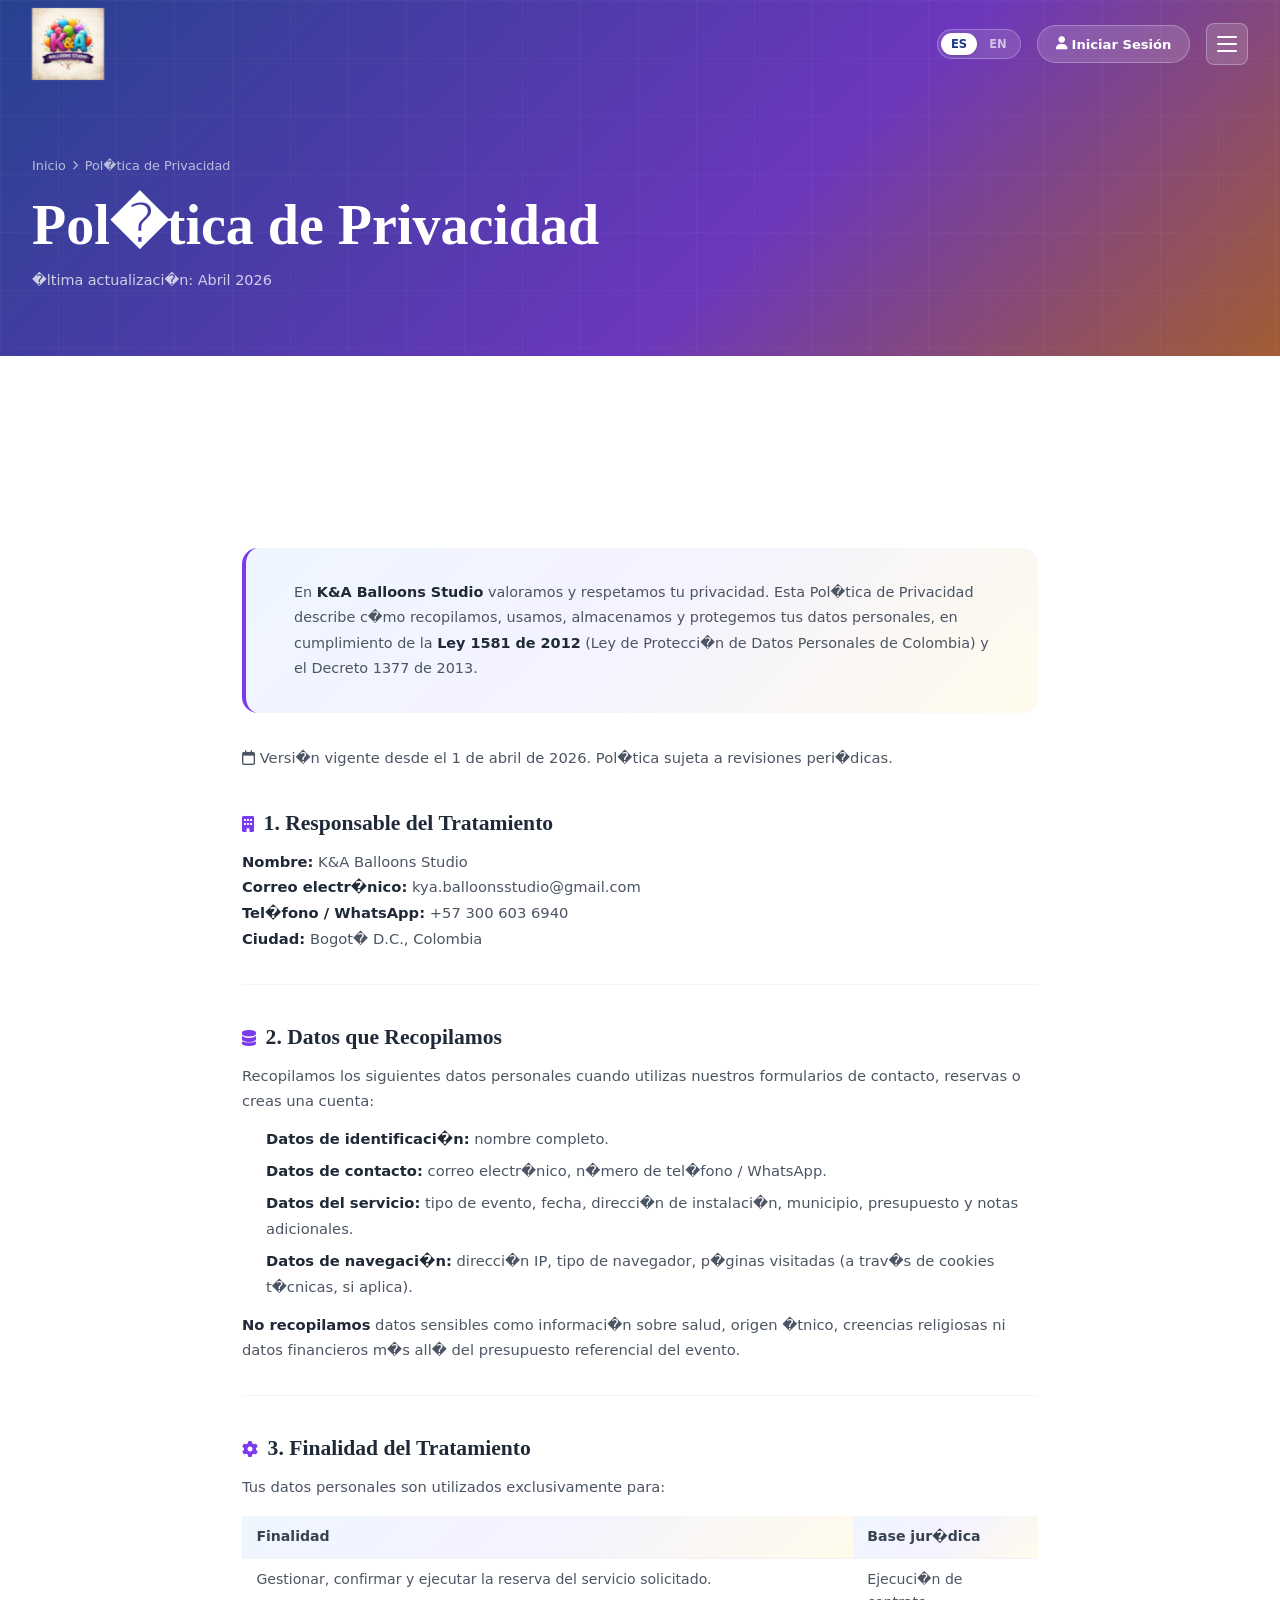
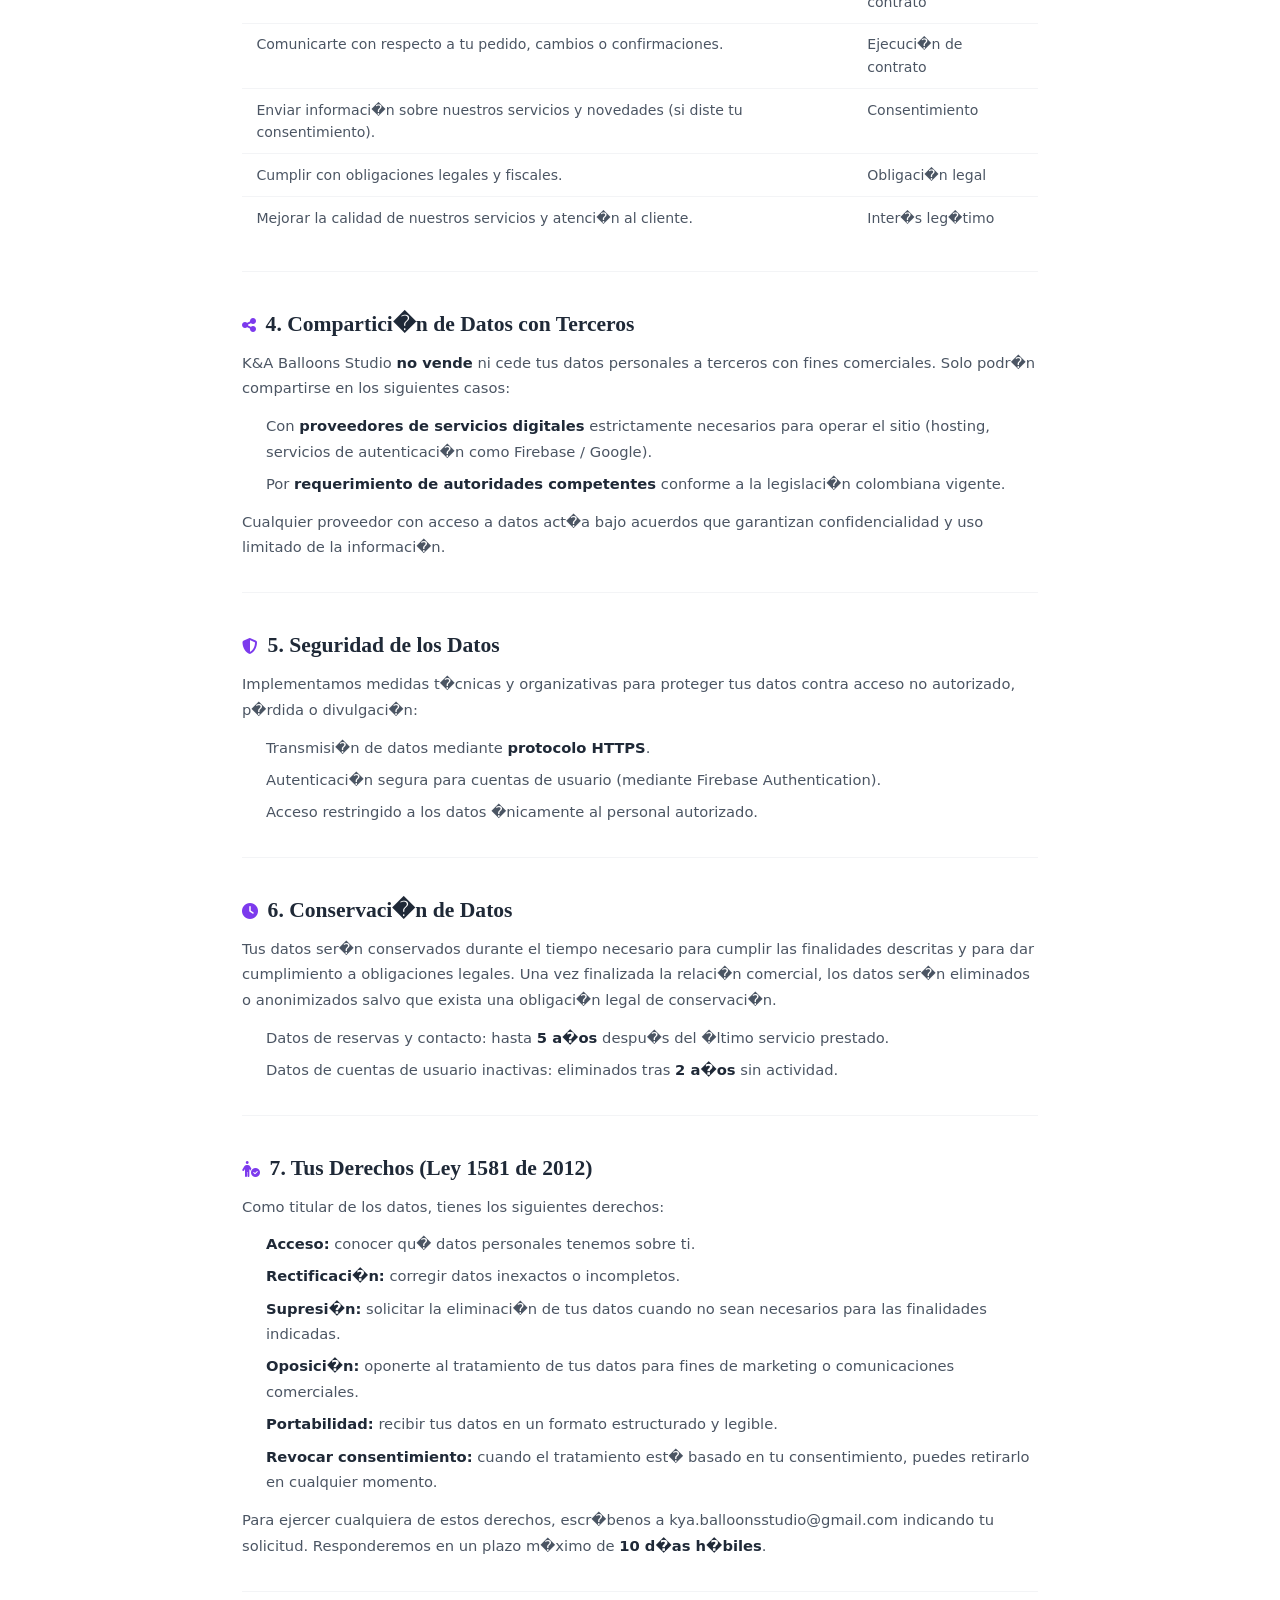
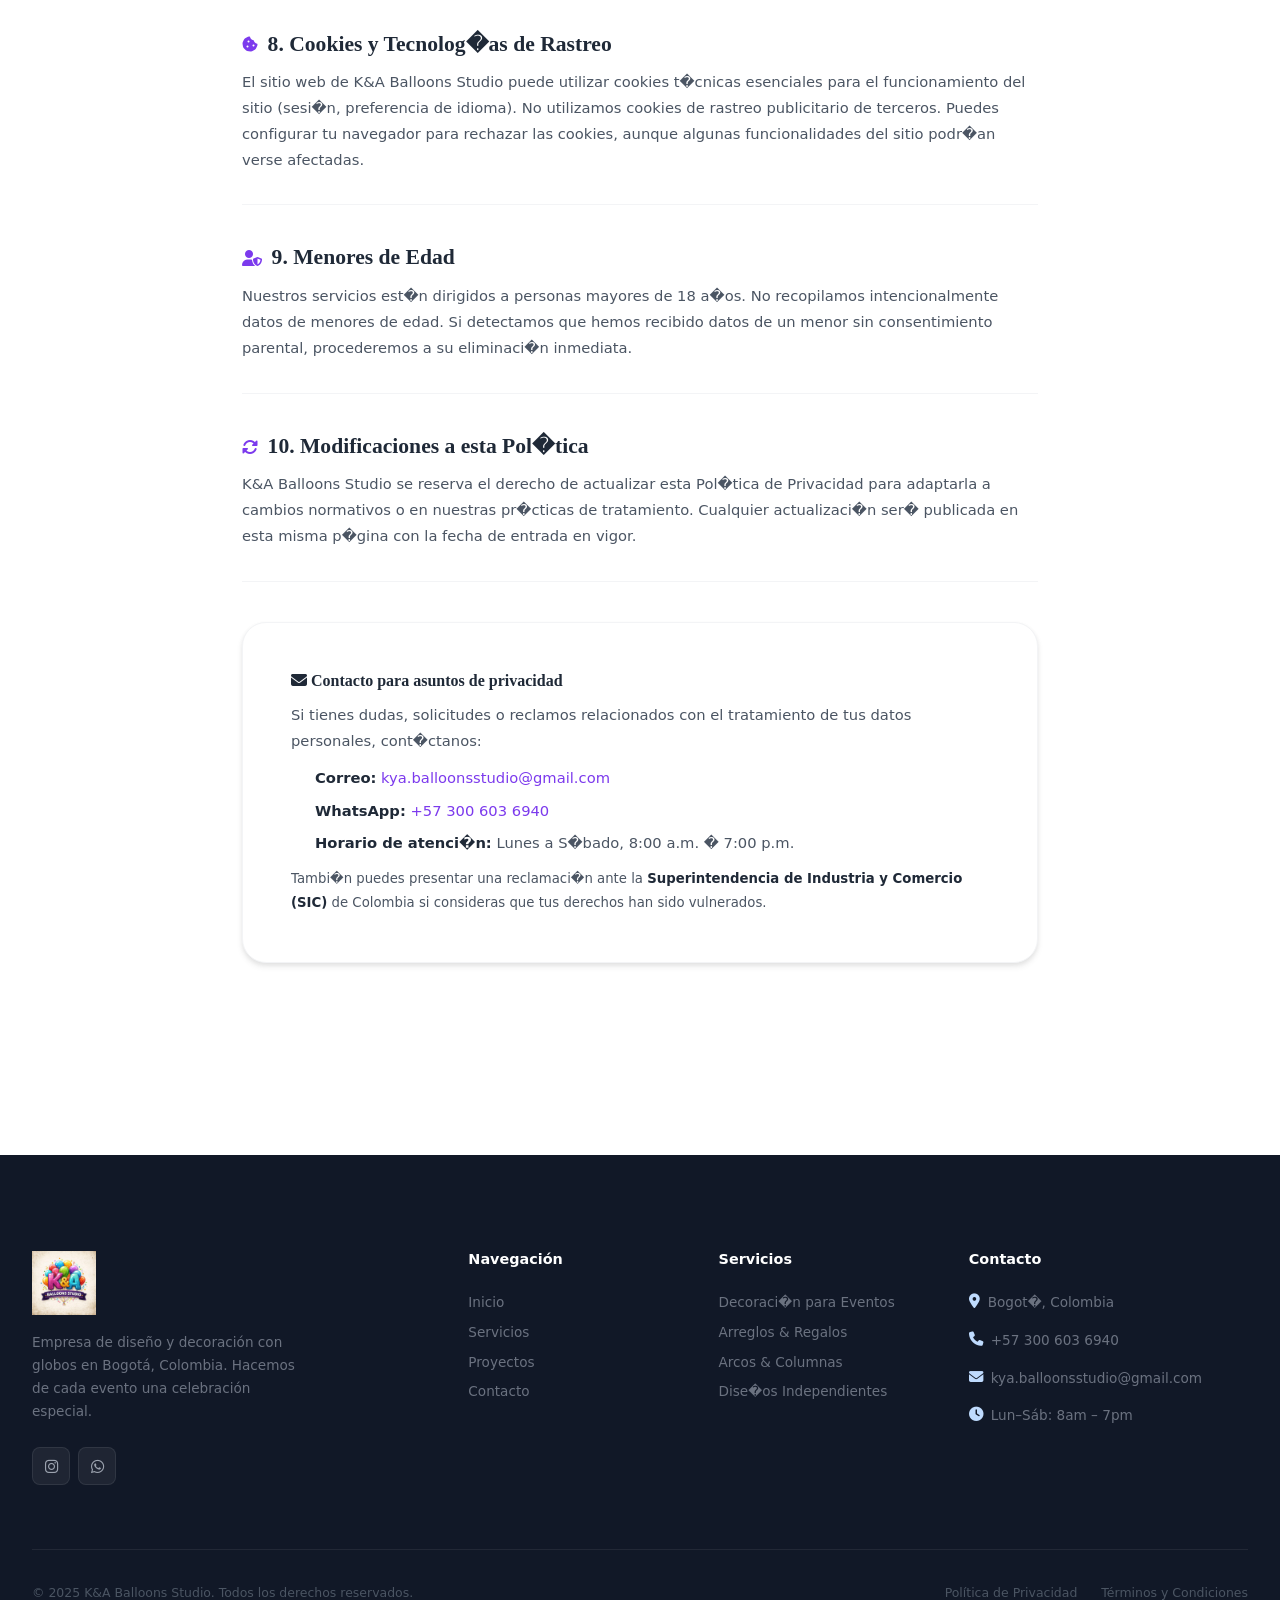
<file: privacidad.html>
<!DOCTYPE html> <html lang="es"> <head> <meta charset="UTF-8"> <meta http-equiv="Content-Security-Policy" content="default-src 'self'; script-src 'self' https://www.gstatic.com https://cdnjs.cloudflare.com https://cdn.jsdelivr.net; style-src 'self' 'unsafe-inline' https://fonts.googleapis.com https://cdnjs.cloudflare.com; font-src 'self' https://fonts.gstatic.com https://cdnjs.cloudflare.com; img-src 'self' data: blob: https://www.gstatic.com https://lh3.googleusercontent.com; connect-src 'self' https://*.googleapis.com https://*.firebaseio.com wss://*.firebaseio.com https://*.firebaseapp.com https://identitytoolkit.googleapis.com https://securetoken.googleapis.com; frame-src https://*.firebaseapp.com https://accounts.google.com; object-src 'none'; base-uri 'self'; form-action 'self'"> <meta name="viewport" content="width=device-width,initial-scale=1"> <title>Pol�tica de Privacidad � K&amp;A Balloons Studio</title> <meta name="description" content="Pol�tica de Privacidad de K&A Balloons Studio. Conoce c�mo recopilamos, usamos y protegemos tus datos personales de acuerdo con la legislaci�n colombiana."> <link rel="icon" type="image/jpeg" href="anexos/images/logo/LOGO.jpeg"> <link rel="preconnect" href="https://fonts.googleapis.com"> <link rel="preconnect" href="https://fonts.gstatic.com" crossorigin> <link href="https://fonts.googleapis.com/css2?family=Playfair+Display:wght@400;600;700;800&family=Inter:wght@300;400;500;600;700&display=swap" rel="stylesheet"> <link rel="stylesheet" href="https://cdnjs.cloudflare.com/ajax/libs/font-awesome/6.5.0/css/all.min.css"> <link rel="stylesheet" href="css/styles.css"> <link rel="stylesheet" href="css/animations.css"> <style>.legal-hero{min-height:36vh;display:flex;align-items:flex-end;background:var(--grad-hero);position:relative;overflow:hidden;padding-bottom:var(--sp-3xl);padding-top:calc(var(--sp-4xl) + 60px)}.legal-hero .hero-grid{position:absolute;inset:0;background-image:linear-gradient(rgba(255,255,255,.03) 1px,transparent 1px),linear-gradient(90deg,rgba(255,255,255,.03) 1px,transparent 1px);background-size:58px 58px}.legal-hero .container{position:relative;z-index:1}.legal-hero h1{color:var(--white)}.legal-hero p{color:rgba(255,255,255,.75);font-size:.9rem;margin-top:.5rem}.breadcrumb{display:flex;align-items:center;gap:.4rem;font-size:.8rem;color:rgba(255,255,255,.65);margin-bottom:var(--sp-md)}.breadcrumb a{color:rgba(255,255,255,.65);transition:color var(--tr-fast)}.breadcrumb a:hover{color:var(--white)}.breadcrumb i{font-size:.6rem}.legal-body{max-width:860px;margin:0 auto;padding:var(--sp-4xl) var(--sp-xl)}.legal-body h2{font-size:1.35rem;margin-top:2.5rem;margin-bottom:.75rem;color:var(--gray-800);display:flex;align-items:center;gap:.6rem}.legal-body h2 i{color:var(--purple-mid);font-size:1rem}.legal-body h3{font-size:1.05rem;margin-top:1.5rem;margin-bottom:.5rem;color:var(--gray-700)}.legal-body li,.legal-body p{font-size:.92rem;line-height:1.75;color:var(--gray-600)}.legal-body ol,.legal-body ul{padding-left:1.5rem;margin:.75rem 0}.legal-body li{margin-bottom:.4rem}.legal-body strong{color:var(--gray-800)}.legal-intro{background:var(--grad-subtle);border-radius:var(--r-xl);padding:var(--sp-xl) var(--sp-2xl);margin-bottom:2rem;border-left:4px solid var(--purple-mid)}.legal-intro p{font-size:.9rem;color:var(--gray-600)}.legal-divider{border:none;border-top:1px solid var(--gray-100);margin:2rem 0}.last-updated{font-size:.8rem;color:var(--gray-400);margin-bottom:2rem}.contact-box{background:var(--white);border:1px solid var(--gray-100);border-radius:var(--r-2xl);padding:var(--sp-2xl);box-shadow:var(--sh-md);margin-top:2.5rem}.contact-box h4{font-size:1rem;margin-bottom:.75rem;color:var(--gray-800)}.contact-box a{color:var(--purple-mid)}.rights-table{width:100%;border-collapse:collapse;margin:1rem 0;font-size:.88rem}.rights-table th{background:var(--grad-subtle);padding:.6rem .9rem;text-align:left;font-weight:600;color:var(--gray-700);border-bottom:1px solid var(--gray-100)}.rights-table td{padding:.6rem .9rem;border-bottom:1px solid var(--gray-100);color:var(--gray-600);vertical-align:top}.rights-table tr:last-child td{border-bottom:none}</style> </head> <body> <div id="page-transition" aria-hidden="true"><div id="pt-curtain" class="pt-curtain"></div></div> <div id="toast-container" aria-live="polite"></div> <nav id="navbar" class="navbar" role="navigation" aria-label="Main navigation"> <div class="container navbar-inner"> <a href="index.html" class="nav-logo" aria-label="K&A Balloons Studio"> <img src="anexos/images/logo/LOGO.jpeg" alt="K&amp;A Balloons Studio" style="height:72px;width:auto"> </a> <div class="nav-right"> <div class="lang-toggle" role="group"><button class="lang-btn active" data-lang="es">ES</button><button class="lang-btn" data-lang="en">EN</button></div> <a id="btn-nav-login" href="login.html" class="btn-nav-login"><i class="fa-solid fa-user" aria-hidden="true"></i><span data-i18n="nav_login">Iniciar Sesi�n</span></a> <button id="hamburger" class="hamburger" aria-label="Abrir men�" aria-expanded="false"><span></span><span></span><span></span></button> </div> </div> </nav> <div id="menu-overlay" class="menu-overlay" role="dialog" aria-modal="true" aria-label="Men�"> <div id="menu-backdrop" class="menu-backdrop"></div> <div class="menu-panel"> <div class="menu-head"> <div class="menu-deco-balloons" aria-hidden="true"><div class="deco-balloon"></div><div class="deco-balloon"></div><div class="deco-balloon"></div><div class="deco-balloon"></div></div> <button id="menu-close" class="menu-close" aria-label="Cerrar men�"><i class="fa-solid fa-xmark"></i></button> <div class="menu-brand"><h3>K&amp;A Balloons Studio</h3><p data-i18n="nav_tagline">Decoraci�n con Globos</p></div> </div> <nav class="menu-nav"> <ul class="menu-nav-list"> <li class="menu-nav-item"><a href="index.html"><span class="nav-icon"><i class="fa-solid fa-house"></i></span><span data-i18n="nav_home">Inicio</span></a></li> <li class="menu-nav-item"><a href="services.html"><span class="nav-icon"><i class="fa-solid fa-star"></i></span><span data-i18n="nav_services">Servicios</span></a></li> <li class="menu-nav-item"><a href="portfolio.html"><span class="nav-icon"><i class="fa-solid fa-images"></i></span><span data-i18n="nav_portfolio">Proyectos</span></a></li> <div class="menu-sep"></div> <li class="menu-nav-item"><a href="contact.html"><span class="nav-icon"><i class="fa-solid fa-calendar-check"></i></span><span data-i18n="nav_contact">Contacto &amp; Reservas</span></a></li> <div class="menu-sep"></div> <li class="menu-nav-item"><a href="login.html"><span class="nav-icon"><i class="fa-solid fa-right-to-bracket"></i></span><span data-i18n="nav_login">Iniciar Sesi�n</span></a></li> </ul> </nav> <div class="menu-foot"> <div class="menu-socials"> <a href="https://www.instagram.com/k.a_ballons_studio?igsh=bnR5Y3BkaDM0c296" target="_blank" rel="noopener" class="ms-btn instagram" aria-label="Instagram"><i class="fa-brands fa-instagram"></i></a> <a href="#" class="ms-btn tiktok" aria-label="TikTok � Pr�ximamente"><i class="fa-brands fa-tiktok"></i></a> <a href="https://wa.link/oh3e35" target="_blank" rel="noopener" class="ms-btn whatsapp" aria-label="WhatsApp"><i class="fa-brands fa-whatsapp"></i></a> </div> <p class="menu-copy" data-i18n="foot_rights">� 2025 K&amp;A Balloons Studio</p> </div> </div> </div> <div class="legal-hero" aria-label="Pol�tica de Privacidad"> <div class="hero-grid" aria-hidden="true"></div> <div class="container"> <nav class="breadcrumb" aria-label="Ruta de navegaci�n"> <a href="index.html">Inicio</a> <i class="fa-solid fa-chevron-right" aria-hidden="true"></i> <span>Pol�tica de Privacidad</span> </nav> <h1>Pol�tica de <span class="accent">Privacidad</span></h1> <p>�ltima actualizaci�n: Abril 2026</p> </div> </div> <main class="section"> <div class="legal-body"> <div class="legal-intro"> <p>En <strong>K&amp;A Balloons Studio</strong> valoramos y respetamos tu privacidad. Esta Pol�tica de Privacidad describe c�mo recopilamos, usamos, almacenamos y protegemos tus datos personales, en cumplimiento de la <strong>Ley 1581 de 2012</strong> (Ley de Protecci�n de Datos Personales de Colombia) y el Decreto 1377 de 2013.</p> </div> <p class="last-updated"><i class="fa-regular fa-calendar" aria-hidden="true"></i> Versi�n vigente desde el 1 de abril de 2026. Pol�tica sujeta a revisiones peri�dicas.</p> <h2><i class="fa-solid fa-building"></i> 1. Responsable del Tratamiento</h2> <p><strong>Nombre:</strong> K&amp;A Balloons Studio<br> <strong>Correo electr�nico:</strong> <a href="mailto:kya.balloonsstudio@gmail.com">kya.balloonsstudio@gmail.com</a><br> <strong>Tel�fono / WhatsApp:</strong> <a href="tel:+573006036940">+57 300 603 6940</a><br> <strong>Ciudad:</strong> Bogot� D.C., Colombia</p> <hr class="legal-divider"> <h2><i class="fa-solid fa-database"></i> 2. Datos que Recopilamos</h2> <p>Recopilamos los siguientes datos personales cuando utilizas nuestros formularios de contacto, reservas o creas una cuenta:</p> <ul> <li><strong>Datos de identificaci�n:</strong> nombre completo.</li> <li><strong>Datos de contacto:</strong> correo electr�nico, n�mero de tel�fono / WhatsApp.</li> <li><strong>Datos del servicio:</strong> tipo de evento, fecha, direcci�n de instalaci�n, municipio, presupuesto y notas adicionales.</li> <li><strong>Datos de navegaci�n:</strong> direcci�n IP, tipo de navegador, p�ginas visitadas (a trav�s de cookies t�cnicas, si aplica).</li> </ul> <p><strong>No recopilamos</strong> datos sensibles como informaci�n sobre salud, origen �tnico, creencias religiosas ni datos financieros m�s all� del presupuesto referencial del evento.</p> <hr class="legal-divider"> <h2><i class="fa-solid fa-gear"></i> 3. Finalidad del Tratamiento</h2> <p>Tus datos personales son utilizados exclusivamente para:</p> <table class="rights-table"> <thead> <tr><th>Finalidad</th><th>Base jur�dica</th></tr> </thead> <tbody> <tr><td>Gestionar, confirmar y ejecutar la reserva del servicio solicitado.</td><td>Ejecuci�n de contrato</td></tr> <tr><td>Comunicarte con respecto a tu pedido, cambios o confirmaciones.</td><td>Ejecuci�n de contrato</td></tr> <tr><td>Enviar informaci�n sobre nuestros servicios y novedades (si diste tu consentimiento).</td><td>Consentimiento</td></tr> <tr><td>Cumplir con obligaciones legales y fiscales.</td><td>Obligaci�n legal</td></tr> <tr><td>Mejorar la calidad de nuestros servicios y atenci�n al cliente.</td><td>Inter�s leg�timo</td></tr> </tbody> </table> <hr class="legal-divider"> <h2><i class="fa-solid fa-share-nodes"></i> 4. Compartici�n de Datos con Terceros</h2> <p>K&amp;A Balloons Studio <strong>no vende</strong> ni cede tus datos personales a terceros con fines comerciales. Solo podr�n compartirse en los siguientes casos:</p> <ul> <li>Con <strong>proveedores de servicios digitales</strong> estrictamente necesarios para operar el sitio (hosting, servicios de autenticaci�n como Firebase / Google).</li> <li>Por <strong>requerimiento de autoridades competentes</strong> conforme a la legislaci�n colombiana vigente.</li> </ul> <p>Cualquier proveedor con acceso a datos act�a bajo acuerdos que garantizan confidencialidad y uso limitado de la informaci�n.</p> <hr class="legal-divider"> <h2><i class="fa-solid fa-shield-halved"></i> 5. Seguridad de los Datos</h2> <p>Implementamos medidas t�cnicas y organizativas para proteger tus datos contra acceso no autorizado, p�rdida o divulgaci�n:</p> <ul> <li>Transmisi�n de datos mediante <strong>protocolo HTTPS</strong>.</li> <li>Autenticaci�n segura para cuentas de usuario (mediante Firebase Authentication).</li> <li>Acceso restringido a los datos �nicamente al personal autorizado.</li> </ul> <hr class="legal-divider"> <h2><i class="fa-solid fa-clock"></i> 6. Conservaci�n de Datos</h2> <p>Tus datos ser�n conservados durante el tiempo necesario para cumplir las finalidades descritas y para dar cumplimiento a obligaciones legales. Una vez finalizada la relaci�n comercial, los datos ser�n eliminados o anonimizados salvo que exista una obligaci�n legal de conservaci�n.</p> <ul> <li>Datos de reservas y contacto: hasta <strong>5 a�os</strong> despu�s del �ltimo servicio prestado.</li> <li>Datos de cuentas de usuario inactivas: eliminados tras <strong>2 a�os</strong> sin actividad.</li> </ul> <hr class="legal-divider"> <h2><i class="fa-solid fa-person-circle-check"></i> 7. Tus Derechos (Ley 1581 de 2012)</h2> <p>Como titular de los datos, tienes los siguientes derechos:</p> <ul> <li><strong>Acceso:</strong> conocer qu� datos personales tenemos sobre ti.</li> <li><strong>Rectificaci�n:</strong> corregir datos inexactos o incompletos.</li> <li><strong>Supresi�n:</strong> solicitar la eliminaci�n de tus datos cuando no sean necesarios para las finalidades indicadas.</li> <li><strong>Oposici�n:</strong> oponerte al tratamiento de tus datos para fines de marketing o comunicaciones comerciales.</li> <li><strong>Portabilidad:</strong> recibir tus datos en un formato estructurado y legible.</li> <li><strong>Revocar consentimiento:</strong> cuando el tratamiento est� basado en tu consentimiento, puedes retirarlo en cualquier momento.</li> </ul> <p>Para ejercer cualquiera de estos derechos, escr�benos a <a href="mailto:kya.balloonsstudio@gmail.com">kya.balloonsstudio@gmail.com</a> indicando tu solicitud. Responderemos en un plazo m�ximo de <strong>10 d�as h�biles</strong>.</p> <hr class="legal-divider"> <h2><i class="fa-solid fa-cookie-bite"></i> 8. Cookies y Tecnolog�as de Rastreo</h2> <p>El sitio web de K&amp;A Balloons Studio puede utilizar cookies t�cnicas esenciales para el funcionamiento del sitio (sesi�n, preferencia de idioma). No utilizamos cookies de rastreo publicitario de terceros. Puedes configurar tu navegador para rechazar las cookies, aunque algunas funcionalidades del sitio podr�an verse afectadas.</p> <hr class="legal-divider"> <h2><i class="fa-solid fa-user-shield"></i> 9. Menores de Edad</h2> <p>Nuestros servicios est�n dirigidos a personas mayores de 18 a�os. No recopilamos intencionalmente datos de menores de edad. Si detectamos que hemos recibido datos de un menor sin consentimiento parental, procederemos a su eliminaci�n inmediata.</p> <hr class="legal-divider"> <h2><i class="fa-solid fa-rotate"></i> 10. Modificaciones a esta Pol�tica</h2> <p>K&amp;A Balloons Studio se reserva el derecho de actualizar esta Pol�tica de Privacidad para adaptarla a cambios normativos o en nuestras pr�cticas de tratamiento. Cualquier actualizaci�n ser� publicada en esta misma p�gina con la fecha de entrada en vigor.</p> <hr class="legal-divider"> <div class="contact-box"> <h4><i class="fa-solid fa-envelope" aria-hidden="true"></i> Contacto para asuntos de privacidad</h4> <p>Si tienes dudas, solicitudes o reclamos relacionados con el tratamiento de tus datos personales, cont�ctanos:</p> <ul> <li><strong>Correo:</strong> <a href="mailto:kya.balloonsstudio@gmail.com">kya.balloonsstudio@gmail.com</a></li> <li><strong>WhatsApp:</strong> <a href="https://wa.link/oh3e35" target="_blank" rel="noopener">+57 300 603 6940</a></li> <li><strong>Horario de atenci�n:</strong> Lunes a S�bado, 8:00 a.m. � 7:00 p.m.</li> </ul> <p style="margin-top:.75rem;font-size:.83rem">Tambi�n puedes presentar una reclamaci�n ante la <strong>Superintendencia de Industria y Comercio (SIC)</strong> de Colombia si consideras que tus derechos han sido vulnerados.</p> </div> </div> </main> <footer class="footer" role="contentinfo"> <div class="container"> <div class="footer-grid"> <div class="footer-brand"> <a href="index.html" class="nav-logo"><img src="anexos/images/logo/LOGO.jpeg" alt="K&amp;A Balloons Studio" style="height:64px;width:auto"></a> <p class="mt-md" data-i18n="foot_desc">Empresa de dise�o y decoraci�n con globos en Bogot�, Colombia.</p> <div class="footer-socials"> <a href="https://www.instagram.com/k.a_ballons_studio?igsh=bnR5Y3BkaDM0c296" target="_blank" rel="noopener" class="fsoc instagram" aria-label="Instagram"><i class="fa-brands fa-instagram"></i></a> <a href="#" class="fsoc tiktok" aria-label="TikTok � Pr�ximamente"><i class="fa-brands fa-tiktok"></i></a> <a href="https://wa.link/oh3e35" target="_blank" rel="noopener" class="fsoc whatsapp" aria-label="WhatsApp"><i class="fa-brands fa-whatsapp"></i></a> </div> </div> <div class="footer-col"> <h4 data-i18n="foot_links">Navegaci�n</h4> <ul class="footer-links"><li><a href="index.html" data-i18n="nav_home">Inicio</a></li><li><a href="services.html" data-i18n="nav_services">Servicios</a></li><li><a href="portfolio.html" data-i18n="nav_portfolio">Proyectos</a></li><li><a href="contact.html" data-i18n="nav_contact">Contacto</a></li></ul> </div> <div class="footer-col"> <h4 data-i18n="foot_services">Servicios</h4> <ul class="footer-links"> <li><a href="services.html#eventos">Decoraci�n para Eventos</a></li> <li><a href="services.html#regalos">Arreglos &amp; Regalos</a></li> <li><a href="services.html#arcos">Arcos &amp; Columnas</a></li> <li><a href="services.html#disenos">Dise�os Independientes</a></li> </ul> </div> <div class="footer-col"> <h4 data-i18n="foot_contact">Contacto</h4> <div class="footer-contact-row"><i class="fa-solid fa-location-dot" aria-hidden="true"></i><span>Bogot�, Colombia</span></div> <div class="footer-contact-row"><i class="fa-solid fa-phone" aria-hidden="true"></i><span><a href="tel:+573006036940" style="color:inherit">+57 300 603 6940</a></span></div> <div class="footer-contact-row"><i class="fa-solid fa-envelope" aria-hidden="true"></i><span><a href="mailto:kya.balloonsstudio@gmail.com" style="color:inherit">kya.balloonsstudio@gmail.com</a></span></div> <div class="footer-contact-row"><i class="fa-solid fa-clock" aria-hidden="true"></i><span data-i18n="cinfo_hours_v">Lun�S�b: 8am � 7pm</span></div> </div> </div> <div class="footer-bottom"> <p data-i18n="foot_rights">� 2025 K&amp;A Balloons Studio. Todos los derechos reservados.</p> <div class="footer-bottom-links"><a href="privacidad.html" data-i18n="foot_privacy" class="active">Privacidad</a><a href="terms.html" data-i18n="foot_terms">T�rminos</a></div> </div> </div> </footer> <script src="js/security.js"></script> <script src="js/config.js"></script> <script src="js/translations.js"></script> <script src="js/main.js"></script> </body> </html>
</file>
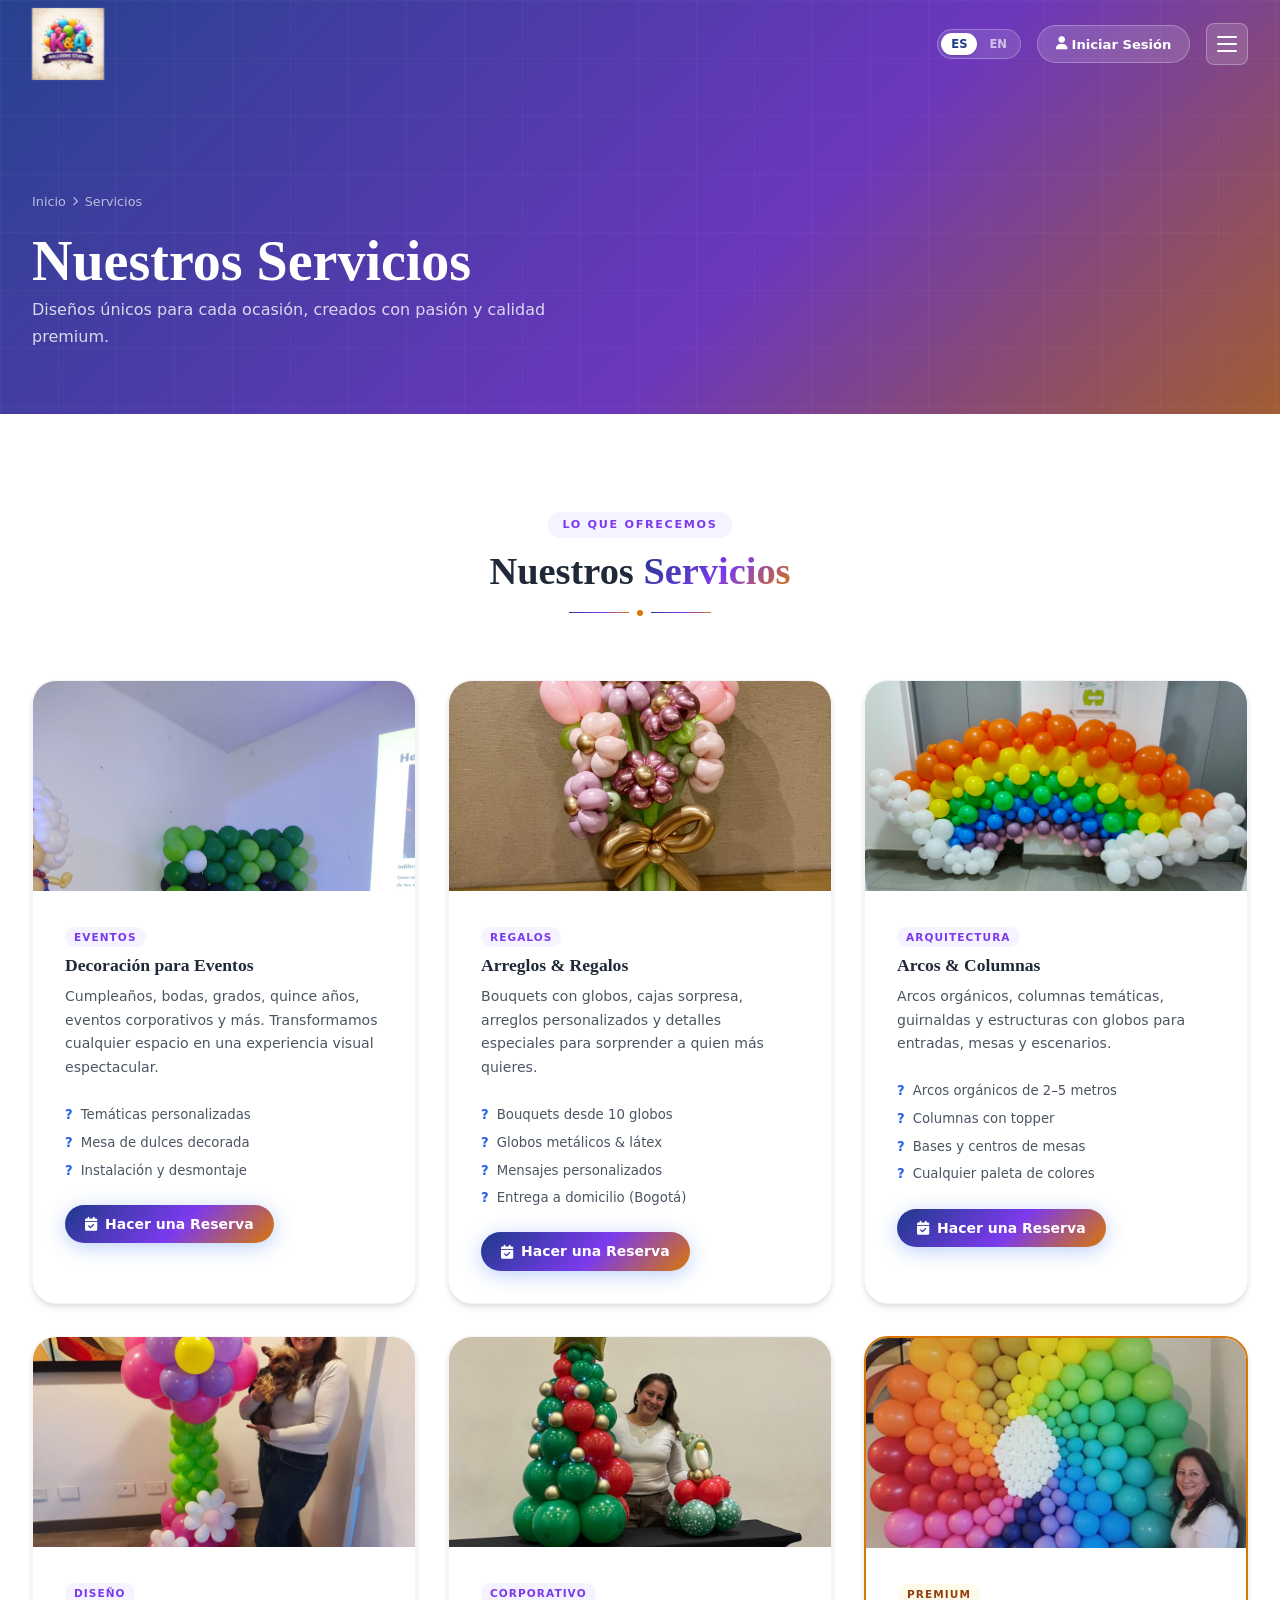
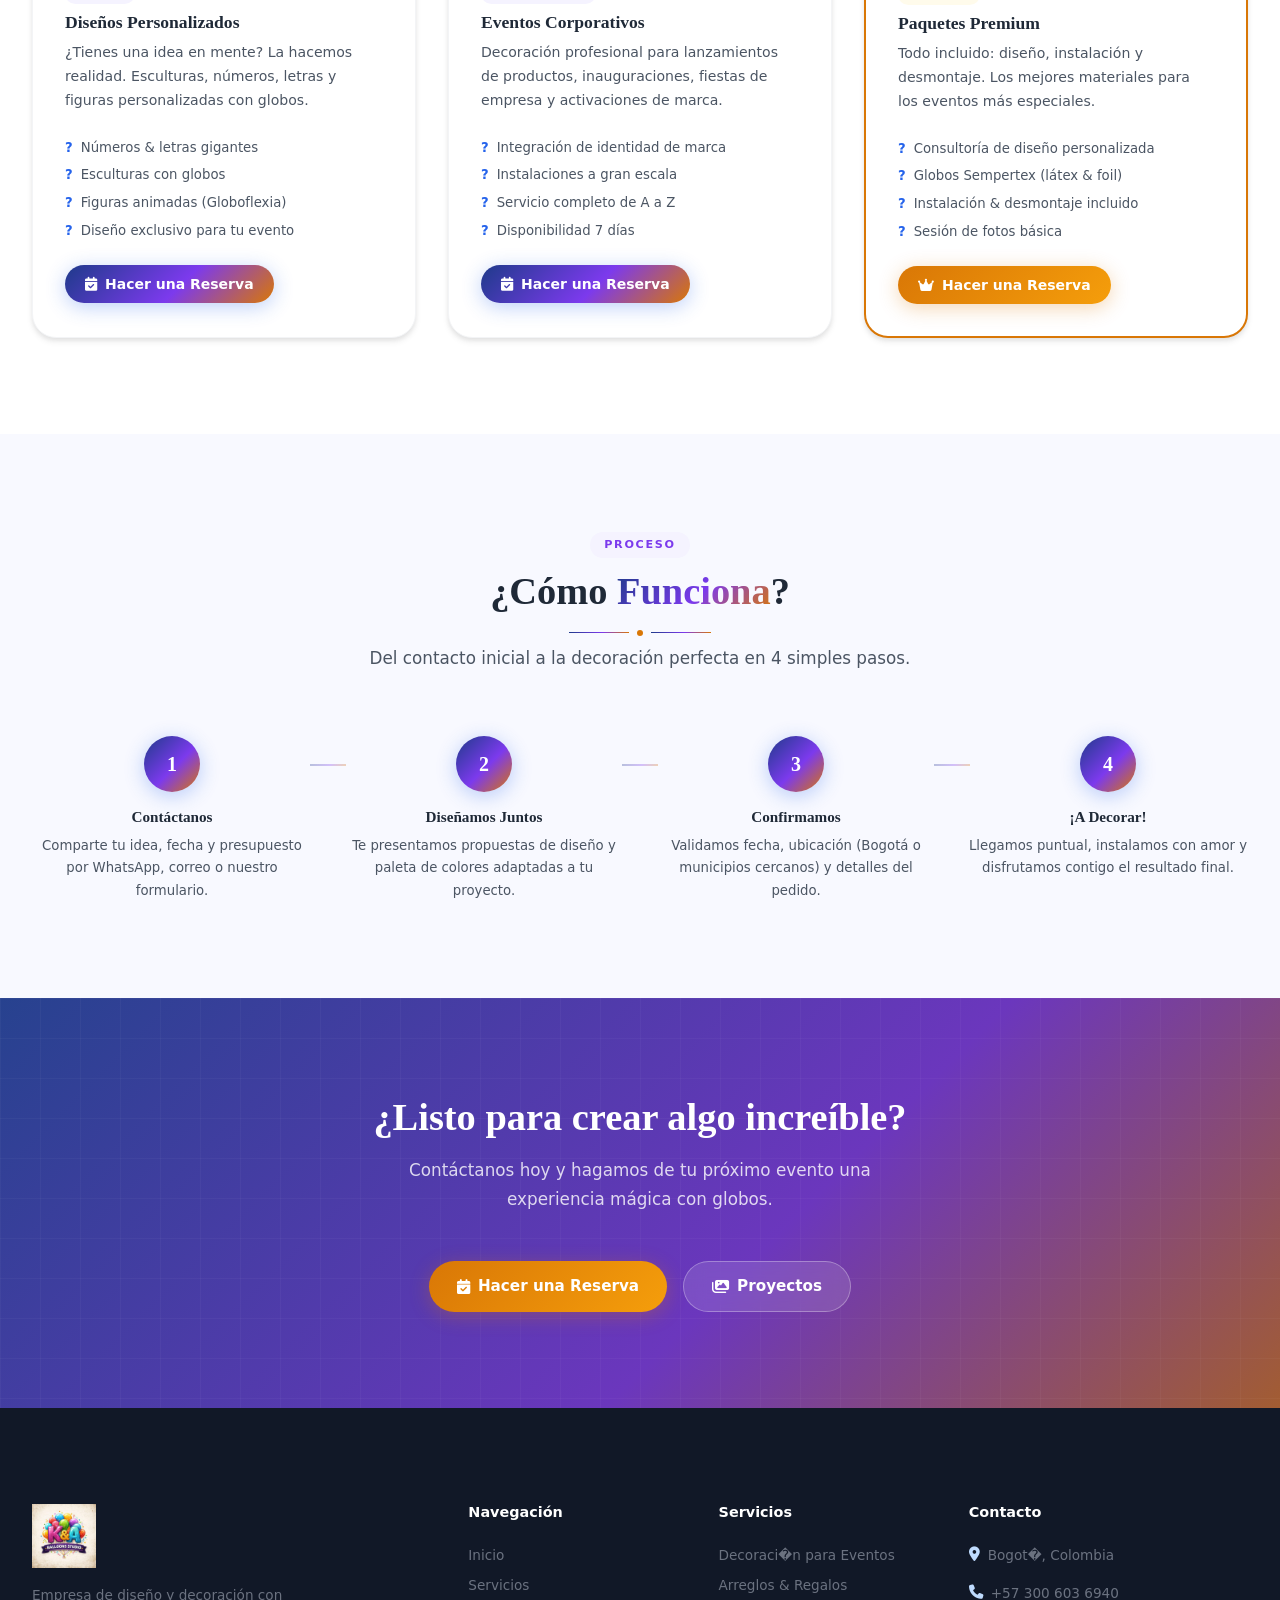
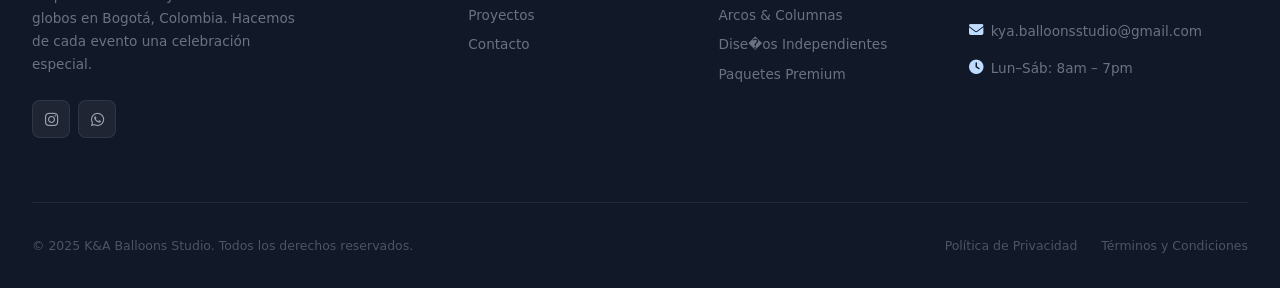
<file: services.html>
<!DOCTYPE html> <html lang="es"> <head> <meta charset="UTF-8"> <meta http-equiv="Content-Security-Policy" content="default-src 'self'; script-src 'self' https://www.gstatic.com https://cdnjs.cloudflare.com https://cdn.jsdelivr.net; style-src 'self' 'unsafe-inline' https://fonts.googleapis.com https://cdnjs.cloudflare.com; font-src 'self' https://fonts.gstatic.com https://cdnjs.cloudflare.com; img-src 'self' data: blob: https://www.gstatic.com https://lh3.googleusercontent.com; connect-src 'self' https://*.googleapis.com https://*.firebaseio.com wss://*.firebaseio.com https://*.firebaseapp.com https://identitytoolkit.googleapis.com https://securetoken.googleapis.com; frame-src https://*.firebaseapp.com https://accounts.google.com; object-src 'none'; base-uri 'self'; form-action 'self'"> <meta name="viewport" content="width=device-width,initial-scale=1"> <title>Servicios � K&amp;A Balloons Studio</title> <meta name="description" content="Descubre todos los servicios de K&amp;A Balloons Studio: decoraci�n para eventos, arreglos con globos, arcos, columnas y dise�os personalizados en Bogot�."> <link rel="icon" type="image/jpeg" href="anexos/images/logo/LOGO.jpeg"> <link rel="preconnect" href="https://fonts.googleapis.com"> <link rel="preconnect" href="https://fonts.gstatic.com" crossorigin> <link href="https://fonts.googleapis.com/css2?family=Playfair+Display:wght@400;600;700;800&family=Inter:wght@300;400;500;600;700&display=swap" rel="stylesheet"> <link rel="stylesheet" href="https://cdnjs.cloudflare.com/ajax/libs/font-awesome/6.5.0/css/all.min.css"> <link rel="stylesheet" href="css/styles.css"> <link rel="stylesheet" href="css/animations.css"> <style>.svc-page-hero{min-height:46vh;display:flex;align-items:flex-end;background:var(--grad-hero);position:relative;overflow:hidden;padding-bottom:var(--sp-3xl);padding-top:calc(var(--sp-4xl) + 60px)}.svc-page-hero .hero-grid{position:absolute;inset:0;background-image:linear-gradient(rgba(255,255,255,.03) 1px,transparent 1px),linear-gradient(90deg,rgba(255,255,255,.03) 1px,transparent 1px);background-size:58px 58px}.svc-page-hero .container{position:relative;z-index:1}.svc-page-hero h1{color:var(--white)}.svc-page-hero p{color:rgba(255,255,255,.8);max-width:560px}.breadcrumb{display:flex;align-items:center;gap:.4rem;font-size:.8rem;color:rgba(255,255,255,.65);margin-bottom:var(--sp-md)}.breadcrumb a{color:rgba(255,255,255,.65);transition:color var(--tr-fast)}.breadcrumb a:hover{color:var(--white)}.breadcrumb i{font-size:.6rem}.svc-full-grid{display:grid;grid-template-columns:repeat(3,1fr);gap:var(--sp-xl)}@media (max-width:1024px){.svc-full-grid{grid-template-columns:repeat(2,1fr)}}@media (max-width:640px){.svc-full-grid{grid-template-columns:1fr}}.svc-features{list-style:none;margin-top:var(--sp-md);display:flex;flex-direction:column;gap:.4rem}.svc-features li{display:flex;align-items:center;gap:var(--sp-sm);font-size:.83rem;color:var(--text-muted)}.svc-features li::before{content:'?';color:var(--blue-mid);font-weight:700}.how-grid{display:grid;grid-template-columns:repeat(4,1fr);gap:var(--sp-xl);text-align:center}@media (max-width:768px){.how-grid{grid-template-columns:repeat(2,1fr)}}@media (max-width:480px){.how-grid{grid-template-columns:1fr}}.how-step{position:relative}.how-step:not(:last-child)::after{content:'';position:absolute;top:28px;left:calc(100% - 2px);width:calc(var(--sp-xl) + 4px);height:2px;background:var(--grad-primary);opacity:.3}@media (max-width:768px){.how-step:not(:last-child)::after{display:none}}.how-num{width:56px;height:56px;border-radius:50%;background:var(--grad-primary);color:var(--white);display:flex;align-items:center;justify-content:center;font-family:var(--font-head);font-size:1.25rem;font-weight:700;margin:0 auto var(--sp-md);box-shadow:var(--sh-blue)}.how-step h4{font-size:.95rem;margin-bottom:var(--sp-sm)}.how-step p{font-size:.83rem}</style> </head> <body> <div id="page-transition" aria-hidden="true"><div id="pt-curtain" class="pt-curtain"></div></div> <div id="toast-container" aria-live="polite"></div> <nav id="navbar" class="navbar" role="navigation" aria-label="Main navigation"> <div class="container navbar-inner"> <a href="index.html" class="nav-logo" aria-label="K&A Balloons Studio - Inicio"> <img src="anexos/images/logo/LOGO.jpeg" alt="K&amp;A Balloons Studio" style="height:72px;width:auto"> </a> <div class="nav-right"> <div class="lang-toggle" role="group" aria-label="Selecci�n de idioma"> <button class="lang-btn active" data-lang="es">ES</button> <button class="lang-btn" data-lang="en">EN</button> </div> <a id="btn-nav-login" href="login.html" class="btn-nav-login"> <i class="fa-solid fa-user" aria-hidden="true"></i> <span data-i18n="nav_login">Iniciar Sesi�n</span> </a> <button id="hamburger" class="hamburger" aria-label="Abrir men�" aria-expanded="false"> <span></span><span></span><span></span> </button> </div> </div> </nav> <div id="menu-overlay" class="menu-overlay" role="dialog" aria-modal="true" aria-label="Men�"> <div id="menu-backdrop" class="menu-backdrop"></div> <div class="menu-panel"> <div class="menu-head"> <div class="menu-deco-balloons" aria-hidden="true"> <div class="deco-balloon"></div><div class="deco-balloon"></div> <div class="deco-balloon"></div><div class="deco-balloon"></div> </div> <button id="menu-close" class="menu-close" aria-label="Cerrar men�"><i class="fa-solid fa-xmark"></i></button> <div class="menu-brand"> <h3>K&amp;A Balloons Studio</h3> <p data-i18n="nav_tagline">Decoraci�n con Globos</p> </div> </div> <nav class="menu-nav"> <ul class="menu-nav-list"> <li class="menu-nav-item"><a href="index.html"><span class="nav-icon"><i class="fa-solid fa-house"></i></span><span data-i18n="nav_home">Inicio</span></a></li> <li class="menu-nav-item"><a href="services.html" class="active"><span class="nav-icon"><i class="fa-solid fa-star"></i></span><span data-i18n="nav_services">Servicios</span></a></li> <li class="menu-nav-item"><a href="portfolio.html"><span class="nav-icon"><i class="fa-solid fa-images"></i></span><span data-i18n="nav_portfolio">Proyectos</span></a></li> <div class="menu-sep"></div> <li class="menu-nav-item"><a href="contact.html"><span class="nav-icon"><i class="fa-solid fa-calendar-check"></i></span><span data-i18n="nav_contact">Contacto &amp; Reservas</span></a></li> <div class="menu-sep"></div> <li class="menu-nav-item"><a href="login.html"><span class="nav-icon"><i class="fa-solid fa-right-to-bracket"></i></span><span data-i18n="nav_login">Iniciar Sesi�n</span></a></li> </ul> </nav> <div class="menu-foot"> <div class="menu-socials"> <a href="https://www.instagram.com/k.a_ballons_studio?igsh=bnR5Y3BkaDM0c296" target="_blank" rel="noopener" class="ms-btn instagram" aria-label="Instagram"><i class="fa-brands fa-instagram"></i></a> <a href="#" class="ms-btn tiktok" aria-label="TikTok � Pr�ximamente"><i class="fa-brands fa-tiktok"></i></a> <a href="https://wa.link/oh3e35" target="_blank" rel="noopener" class="ms-btn whatsapp" aria-label="WhatsApp"><i class="fa-brands fa-whatsapp"></i></a> </div> <p class="menu-copy" data-i18n="foot_rights">� 2025 K&amp;A Balloons Studio</p> </div> </div> </div> <div class="svc-page-hero" aria-label="Cabecera de servicios"> <div class="hero-grid" aria-hidden="true"></div> <div class="container"> <nav class="breadcrumb" aria-label="Ruta de navegaci�n"> <a href="index.html" data-i18n="nav_home">Inicio</a> <i class="fa-solid fa-chevron-right" aria-hidden="true"></i> <span data-i18n="nav_services">Servicios</span> </nav> <h1 data-i18n="svc_title">Nuestros <span class="accent">Servicios</span></h1> <p data-i18n="svc_sub">Dise�os �nicos para cada ocasi�n, creados con pasi�n y calidad premium.</p> </div> </div> <section class="section" id="all-services" aria-labelledby="svc-full-heading"> <div class="container"> <header class="section-header" data-aos="fade-up"> <span class="section-tag" data-i18n="svc_tag">Lo que Ofrecemos</span> <h2 id="svc-full-heading" class="section-title" data-i18n="svc_title">Nuestros <span>Servicios</span></h2> <div class="divider"><div class="dot"></div></div> </header> <div class="svc-full-grid"> <article class="svc-card" data-aos="fade-up" id="eventos"> <div class="svc-img"> <img src="anexos/images/proyects/16.jpeg" alt="Decoraci�n para eventos con globos" loading="lazy" style="object-position:center top"> </div> <div class="svc-body"> <span class="svc-tag" data-i18n="svc1_tag">Eventos</span> <h3 data-i18n="svc1_title">Decoraci�n para Eventos</h3> <p data-i18n="svc1_desc">Cumplea�os, bodas, grados, quince a�os, eventos corporativos y m�s. Transformamos cualquier espacio en una experiencia visual espectacular.</p> <ul class="svc-features" role="list"> <li data-i18n="svc1_f1">Tem�ticas personalizadas</li> <li data-i18n="svc1_f2">Mesa de dulces decorada</li> <li data-i18n="svc1_f3">Instalaci�n y desmontaje</li> </ul> <div class="mt-lg"> <a href="contact.html" class="btn btn-primary btn-sm"> <i class="fa-solid fa-calendar-check" aria-hidden="true"></i> <span data-i18n="cta_btn1">Reservar</span> </a> </div> </div> </article> <article class="svc-card" data-aos="fade-up" data-aos-delay="80" id="regalos"> <div class="svc-img"> <img src="anexos/images/proyects/17.jpeg" alt="Arreglos y ramos de globos como regalo" loading="lazy" style="object-position:center"> </div> <div class="svc-body"> <span class="svc-tag" data-i18n="svc2_tag">Regalos</span> <h3 data-i18n="svc2_title">Arreglos &amp; Regalos</h3> <p data-i18n="svc2_desc">Bouquets con globos, arreglos personalizados y detalles especiales para sorprender a quien m�s quieres.</p> <ul class="svc-features" role="list"> <li data-i18n="svc2_f1">Bouquets desde 10 globos</li> <li data-i18n="svc2_f2">Globos met�licos &amp; l�tex</li> <li data-i18n="svc2_f3">Mensajes personalizados</li> <li data-i18n="svc2_f4">Entrega a domicilio (Bogot�)</li> </ul> <div class="mt-lg"> <a href="contact.html" class="btn btn-primary btn-sm"> <i class="fa-solid fa-calendar-check" aria-hidden="true"></i> <span data-i18n="cta_btn1">Reservar</span> </a> </div> </div> </article> <article class="svc-card" data-aos="fade-up" data-aos-delay="160" id="arcos"> <div class="svc-img"> <img src="anexos/images/proyects/23.jpeg" alt="Arco org�nico de globos de colores" loading="lazy" style="object-position:center top"> </div> <div class="svc-body"> <span class="svc-tag" data-i18n="svc3_tag">Arquitectura</span> <h3 data-i18n="svc3_title">Arcos &amp; Columnas</h3> <p data-i18n="svc3_desc">Arcos org�nicos, columnas tem�ticas y bases y centros de mesas con globos.</p> <ul class="svc-features" role="list"> <li data-i18n="svc3_f1">Arcos org�nicos de 2�5 metros</li> <li data-i18n="svc3_f2">Columnas con topper</li> <li data-i18n="svc3_f3">Bases y centros de mesas</li> <li data-i18n="svc3_f4">Cualquier paleta de colores</li> </ul> <div class="mt-lg"> <a href="contact.html" class="btn btn-primary btn-sm"> <i class="fa-solid fa-calendar-check" aria-hidden="true"></i> <span data-i18n="cta_btn1">Reservar</span> </a> </div> </div> </article> <article class="svc-card" data-aos="fade-up" data-aos-delay="0" id="disenos"> <div class="svc-img"> <img src="anexos/images/proyects/1.jpeg" alt="Columna floral gigante con globos" loading="lazy" style="object-position:center"> </div> <div class="svc-body"> <span class="svc-tag" data-i18n="svc4_tag">Dise�o</span> <h3 data-i18n="svc4_title">Dise�os Independientes</h3> <p data-i18n="svc4_desc">�Tienes una idea en mente? La hacemos realidad. Esculturas, n�meros, letras y figuras personalizadas con globos.</p> <ul class="svc-features" role="list"> <li data-i18n="svc4_f1">N�meros &amp; letras gigantes</li> <li data-i18n="svc4_f2">Esculturas con globos</li> <li data-i18n="svc4_f3">Figuras animadas (Globoflexia)</li> <li data-i18n="svc4_f4">Dise�o exclusivo para tu evento</li> </ul> <div class="mt-lg"> <a href="contact.html" class="btn btn-primary btn-sm"> <i class="fa-solid fa-calendar-check" aria-hidden="true"></i> <span data-i18n="cta_btn1">Reservar</span> </a> </div> </div> </article> <article class="svc-card" data-aos="fade-up" data-aos-delay="80" id="corporativo"> <div class="svc-img"> <img src="anexos/images/proyects/9.jpeg" alt="Decoraci�n corporativa navide�a con globos" loading="lazy" style="object-position:center"> </div> <div class="svc-body"> <span class="svc-tag" data-i18n="svc5_tag">Corporativo</span> <h3 data-i18n="svc5_title">Eventos Corporativos</h3> <p data-i18n="svc5_desc">Decoraci�n profesional para lanzamientos de productos, inauguraciones, fiestas de empresa y activaciones de marca.</p> <ul class="svc-features" role="list"> <li data-i18n="svc5_f1">Integraci�n de identidad de marca</li> <li data-i18n="svc5_f2">Instalaciones a gran escala</li> <li data-i18n="svc5_f3">Servicio completo de A a Z</li> <li data-i18n="svc5_f4">Disponibilidad 7 d�as</li> </ul> <div class="mt-lg"> <a href="contact.html" class="btn btn-primary btn-sm"> <i class="fa-solid fa-calendar-check" aria-hidden="true"></i> <span data-i18n="cta_btn1">Reservar</span> </a> </div> </div> </article> <article class="svc-card" data-aos="fade-up" data-aos-delay="160" id="premium" style="border:2px solid var(--gold-mid)"> <div class="svc-img" style="background:linear-gradient(135deg,var(--gold-pale),var(--purple-pale))"> <img src="anexos/images/proyects/4.jpeg" alt="Gran instalaci�n premium mosaico circular de globos" loading="lazy" style="object-position:center;mix-blend-mode:multiply"> </div> <div class="svc-body"> <span class="svc-tag" style="background:var(--gold-pale);color:var(--gold-dark)" data-i18n="svc6_tag">Premium</span> <h3 data-i18n="svc6_title">Paquetes Premium</h3> <p data-i18n="svc6_desc">Todo incluido: dise�o, instalaci�n y desmontaje. Los mejores materiales para los eventos m�s especiales.</p> <ul class="svc-features" role="list"> <li data-i18n="svc6_f1">Consultor�a de dise�o personalizada</li> <li data-i18n="svc6_f2">Globos Sempertex (l�tex &amp; foil)</li> <li data-i18n="svc6_f3">Instalaci�n &amp; desmontaje incluido</li> <li data-i18n="svc6_f4">Sesi�n de fotos b�sica</li> </ul> <div class="mt-lg"> <a href="contact.html" class="btn btn-gold btn-sm"> <i class="fa-solid fa-crown" aria-hidden="true"></i> <span data-i18n="cta_btn1">Cotizar Premium</span> </a> </div> </div> </article> </div> </div> </section> <section class="section section--alt" aria-labelledby="how-heading"> <div class="container"> <header class="section-header" data-aos="fade-up"> <span class="section-tag" data-i18n="how_tag">Proceso</span> <h2 id="how-heading" class="section-title" data-i18n="how_title">�C�mo <span>Funciona</span>?</h2> <div class="divider"><div class="dot"></div></div> <p class="section-sub" data-i18n="how_sub">Del contacto inicial a la decoraci�n perfecta en 4 simples pasos.</p> </header> <div class="how-grid"> <div class="how-step" data-aos="fade-up"> <div class="how-num">1</div> <h4 data-i18n="how1_title">Cont�ctanos</h4> <p data-i18n="how1_desc">Comparte tu idea, fecha y presupuesto por WhatsApp, correo o nuestro formulario.</p> </div> <div class="how-step" data-aos="fade-up" data-aos-delay="100"> <div class="how-num">2</div> <h4 data-i18n="how2_title">Dise�amos Juntos</h4> <p data-i18n="how2_desc">Te presentamos propuestas de dise�o y paleta de colores adaptadas a tu proyecto.</p> </div> <div class="how-step" data-aos="fade-up" data-aos-delay="200"> <div class="how-num">3</div> <h4 data-i18n="how3_title">Confirmamos</h4> <p data-i18n="how3_desc">Validamos fecha, ubicaci�n (Bogot� o municipios cercanos) y detalles del pedido.</p> </div> <div class="how-step" data-aos="fade-up" data-aos-delay="300"> <div class="how-num">4</div> <h4 data-i18n="how4_title">�A Decorar!</h4> <p data-i18n="how4_desc">Llegamos puntual, instalamos con amor y disfrutamos contigo el resultado final.</p> </div> </div> </div> </section> <section class="section cta-banner" aria-label="Llamada a la acci�n"> <div class="container cta-inner" data-aos="fade-up"> <h2 data-i18n="cta_title">�Listo para crear algo incre�ble?</h2> <p data-i18n="cta_sub">Cont�ctanos hoy y hagamos de tu pr�ximo evento una experiencia m�gica con globos.</p> <div class="cta-btns"> <a href="contact.html" class="btn btn-gold"> <i class="fa-solid fa-calendar-check" aria-hidden="true"></i> <span data-i18n="cta_btn1">Hacer una Reserva</span> </a> <a href="portfolio.html" class="btn btn-ghost"> <i class="fa-solid fa-images" aria-hidden="true"></i> <span data-i18n="nav_portfolio">Ver Proyectos</span> </a> </div> </div> </section> <footer class="footer" role="contentinfo"> <div class="container"> <div class="footer-grid"> <div class="footer-brand"> <a href="index.html" class="nav-logo"><img src="anexos/images/logo/LOGO.jpeg" alt="K&amp;A Balloons Studio" style="height:64px;width:auto"></a> <p class="mt-md" data-i18n="foot_desc">Empresa de dise�o y decoraci�n con globos en Bogot�, Colombia.</p> <div class="footer-socials"> <a href="https://www.instagram.com/k.a_ballons_studio?igsh=bnR5Y3BkaDM0c296" target="_blank" rel="noopener" class="fsoc instagram" aria-label="Instagram"><i class="fa-brands fa-instagram"></i></a> <a href="#" class="fsoc tiktok" aria-label="TikTok � Pr�ximamente"><i class="fa-brands fa-tiktok"></i></a> <a href="https://wa.link/oh3e35" target="_blank" rel="noopener" class="fsoc whatsapp" aria-label="WhatsApp"><i class="fa-brands fa-whatsapp"></i></a> </div> </div> <div class="footer-col"> <h4 data-i18n="foot_links">Navegaci�n</h4> <ul class="footer-links"><li><a href="index.html" data-i18n="nav_home">Inicio</a></li><li><a href="services.html" data-i18n="nav_services">Servicios</a></li><li><a href="portfolio.html" data-i18n="nav_portfolio">Proyectos</a></li><li><a href="contact.html" data-i18n="nav_contact">Contacto</a></li></ul> </div> <div class="footer-col"> <h4 data-i18n="foot_services">Servicios</h4> <ul class="footer-links"> <li><a href="#eventos">Decoraci�n para Eventos</a></li> <li><a href="#regalos">Arreglos &amp; Regalos</a></li> <li><a href="#arcos">Arcos &amp; Columnas</a></li> <li><a href="#disenos">Dise�os Independientes</a></li> <li><a href="#premium">Paquetes Premium</a></li> </ul> </div> <div class="footer-col"> <h4 data-i18n="foot_contact">Contacto</h4> <div class="footer-contact-row"><i class="fa-solid fa-location-dot" aria-hidden="true"></i><span>Bogot�, Colombia</span></div> <div class="footer-contact-row"><i class="fa-solid fa-phone" aria-hidden="true"></i><span><a href="tel:+573006036940" style="color:inherit">+57 300 603 6940</a></span></div> <div class="footer-contact-row"><i class="fa-solid fa-envelope" aria-hidden="true"></i><span><a href="mailto:kya.balloonsstudio@gmail.com" style="color:inherit">kya.balloonsstudio@gmail.com</a></span></div> <div class="footer-contact-row"><i class="fa-solid fa-clock" aria-hidden="true"></i><span data-i18n="cinfo_hours_v">Lun�S�b: 8am � 7pm</span></div> </div> </div> <div class="footer-bottom"> <p data-i18n="foot_rights">� 2025 K&amp;A Balloons Studio. Todos los derechos reservados.</p> <div class="footer-bottom-links"><a href="privacidad.html" data-i18n="foot_privacy">Privacidad</a><a href="terms.html" data-i18n="foot_terms">T�rminos</a></div> </div> </div> </footer> <script src="js/security.js"></script> <script src="js/config.js"></script> <script src="js/translations.js"></script> <script src="js/main.js"></script> </body> </html>
</file>
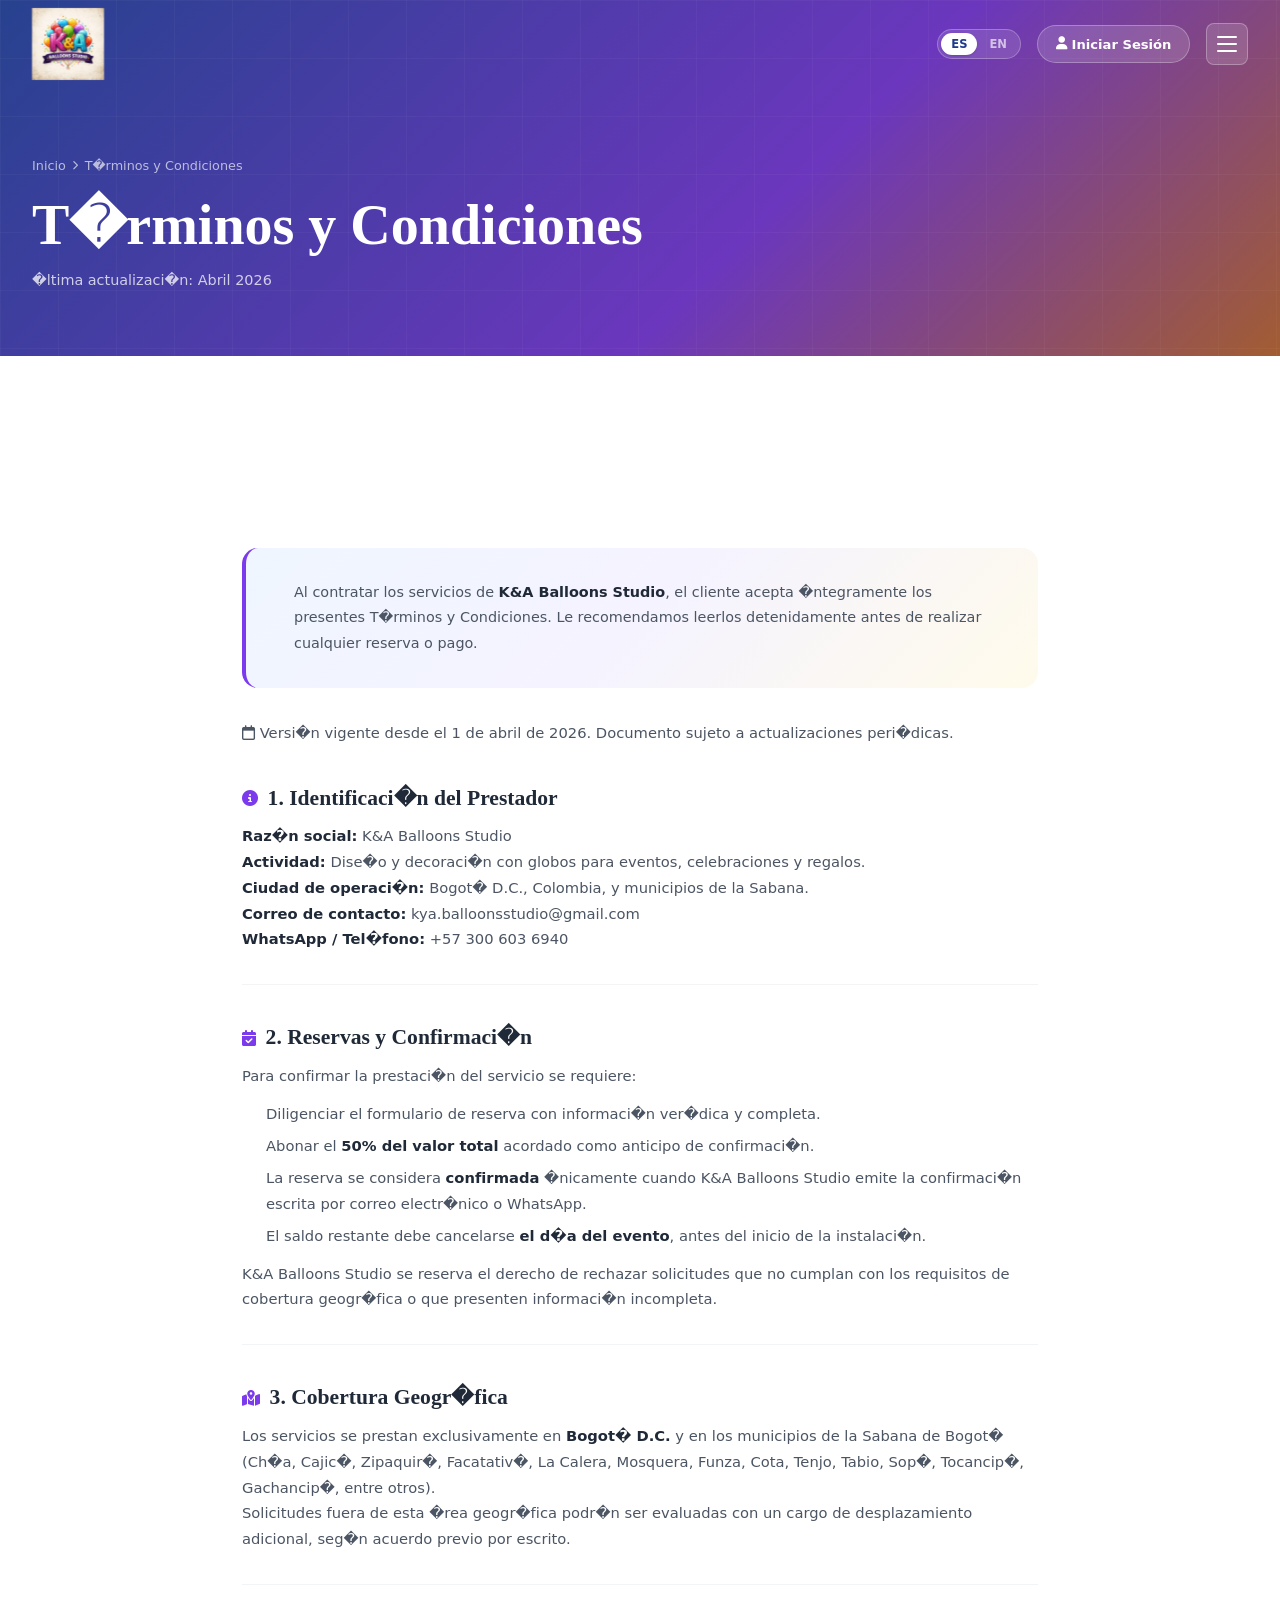
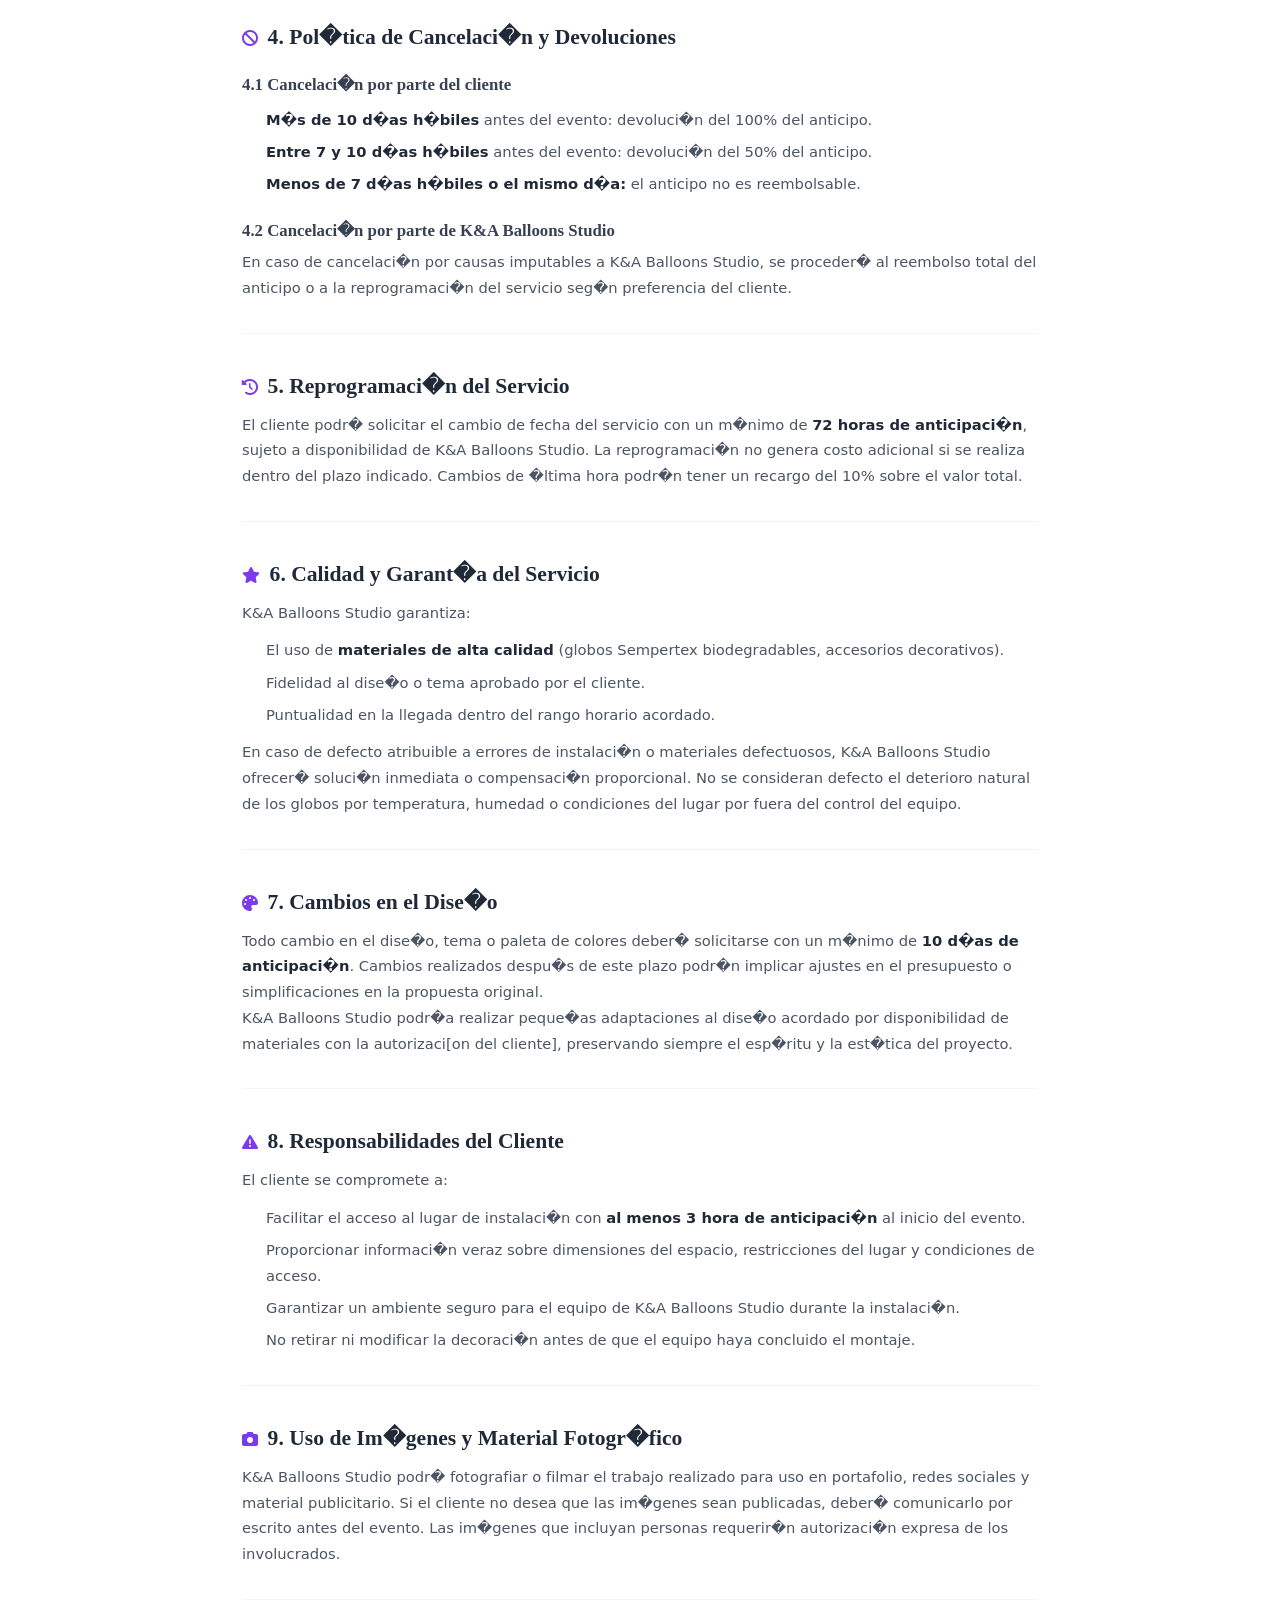
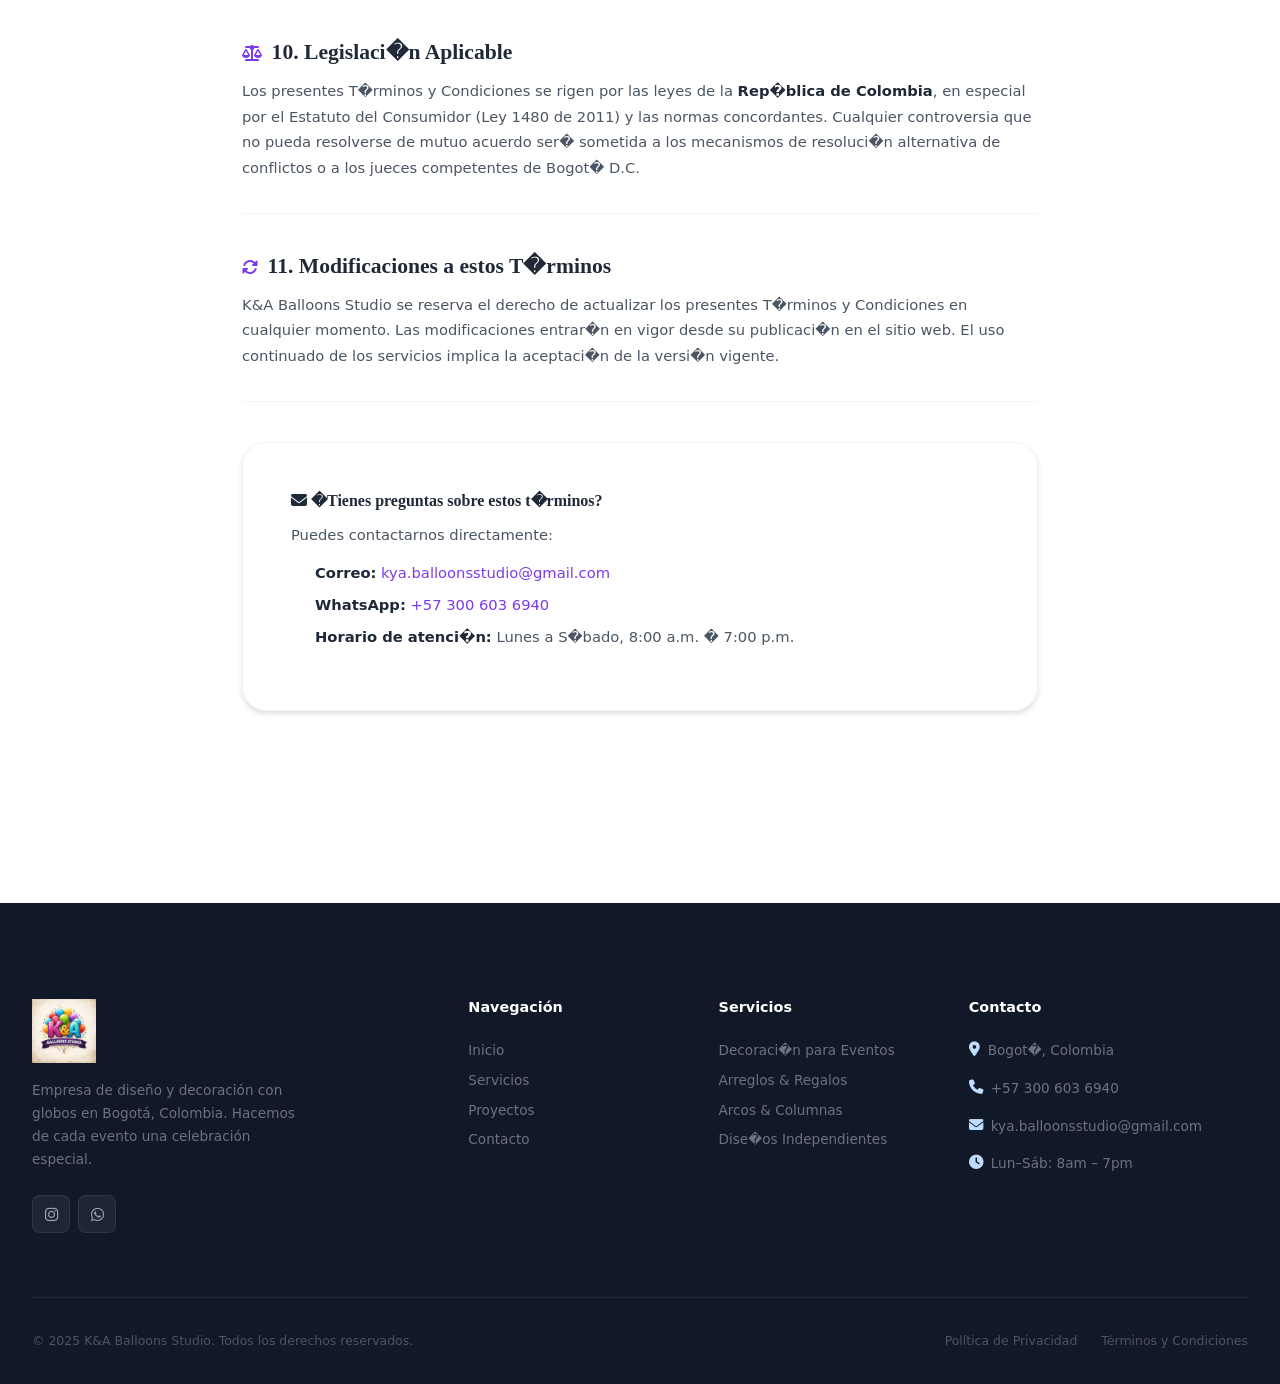
<file: terms.html>
<!DOCTYPE html> <html lang="es"> <head> <meta charset="UTF-8"> <meta http-equiv="Content-Security-Policy" content="default-src 'self'; script-src 'self' https://www.gstatic.com https://cdnjs.cloudflare.com https://cdn.jsdelivr.net; style-src 'self' 'unsafe-inline' https://fonts.googleapis.com https://cdnjs.cloudflare.com; font-src 'self' https://fonts.gstatic.com https://cdnjs.cloudflare.com; img-src 'self' data: blob: https://www.gstatic.com https://lh3.googleusercontent.com; connect-src 'self' https://*.googleapis.com https://*.firebaseio.com wss://*.firebaseio.com https://*.firebaseapp.com https://identitytoolkit.googleapis.com https://securetoken.googleapis.com; frame-src https://*.firebaseapp.com https://accounts.google.com; object-src 'none'; base-uri 'self'; form-action 'self'"> <meta name="viewport" content="width=device-width,initial-scale=1"> <title>T�rminos y Condiciones � K&amp;A Balloons Studio</title> <meta name="description" content="T�rminos y Condiciones del servicio de K&A Balloons Studio. Conoce nuestras pol�ticas de reservas, pagos, cancelaciones y uso de nuestros servicios."> <link rel="icon" type="image/jpeg" href="anexos/images/logo/LOGO.jpeg"> <link rel="preconnect" href="https://fonts.googleapis.com"> <link rel="preconnect" href="https://fonts.gstatic.com" crossorigin> <link href="https://fonts.googleapis.com/css2?family=Playfair+Display:wght@400;600;700;800&family=Inter:wght@300;400;500;600;700&display=swap" rel="stylesheet"> <link rel="stylesheet" href="https://cdnjs.cloudflare.com/ajax/libs/font-awesome/6.5.0/css/all.min.css"> <link rel="stylesheet" href="css/styles.css"> <link rel="stylesheet" href="css/animations.css"> <style>.legal-hero{min-height:36vh;display:flex;align-items:flex-end;background:var(--grad-hero);position:relative;overflow:hidden;padding-bottom:var(--sp-3xl);padding-top:calc(var(--sp-4xl) + 60px)}.legal-hero .hero-grid{position:absolute;inset:0;background-image:linear-gradient(rgba(255,255,255,.03) 1px,transparent 1px),linear-gradient(90deg,rgba(255,255,255,.03) 1px,transparent 1px);background-size:58px 58px}.legal-hero .container{position:relative;z-index:1}.legal-hero h1{color:var(--white)}.legal-hero p{color:rgba(255,255,255,.75);font-size:.9rem;margin-top:.5rem}.breadcrumb{display:flex;align-items:center;gap:.4rem;font-size:.8rem;color:rgba(255,255,255,.65);margin-bottom:var(--sp-md)}.breadcrumb a{color:rgba(255,255,255,.65);transition:color var(--tr-fast)}.breadcrumb a:hover{color:var(--white)}.breadcrumb i{font-size:.6rem}.legal-body{max-width:860px;margin:0 auto;padding:var(--sp-4xl) var(--sp-xl)}.legal-body h2{font-size:1.35rem;margin-top:2.5rem;margin-bottom:.75rem;color:var(--gray-800);display:flex;align-items:center;gap:.6rem}.legal-body h2 i{color:var(--purple-mid);font-size:1rem}.legal-body h3{font-size:1.05rem;margin-top:1.5rem;margin-bottom:.5rem;color:var(--gray-700)}.legal-body li,.legal-body p{font-size:.92rem;line-height:1.75;color:var(--gray-600)}.legal-body ol,.legal-body ul{padding-left:1.5rem;margin:.75rem 0}.legal-body li{margin-bottom:.4rem}.legal-body strong{color:var(--gray-800)}.legal-intro{background:var(--grad-subtle);border-radius:var(--r-xl);padding:var(--sp-xl) var(--sp-2xl);margin-bottom:2rem;border-left:4px solid var(--purple-mid)}.legal-intro p{font-size:.9rem;color:var(--gray-600)}.legal-divider{border:none;border-top:1px solid var(--gray-100);margin:2rem 0}.last-updated{font-size:.8rem;color:var(--gray-400);margin-bottom:2rem}.contact-box{background:var(--white);border:1px solid var(--gray-100);border-radius:var(--r-2xl);padding:var(--sp-2xl);box-shadow:var(--sh-md);margin-top:2.5rem}.contact-box h4{font-size:1rem;margin-bottom:.75rem;color:var(--gray-800)}.contact-box a{color:var(--purple-mid)}</style> </head> <body> <div id="page-transition" aria-hidden="true"><div id="pt-curtain" class="pt-curtain"></div></div> <div id="toast-container" aria-live="polite"></div> <nav id="navbar" class="navbar" role="navigation" aria-label="Main navigation"> <div class="container navbar-inner"> <a href="index.html" class="nav-logo" aria-label="K&A Balloons Studio"> <img src="anexos/images/logo/LOGO.jpeg" alt="K&amp;A Balloons Studio" style="height:72px;width:auto"> </a> <div class="nav-right"> <div class="lang-toggle" role="group"><button class="lang-btn active" data-lang="es">ES</button><button class="lang-btn" data-lang="en">EN</button></div> <a id="btn-nav-login" href="login.html" class="btn-nav-login"><i class="fa-solid fa-user" aria-hidden="true"></i><span data-i18n="nav_login">Iniciar Sesi�n</span></a> <button id="hamburger" class="hamburger" aria-label="Abrir men�" aria-expanded="false"><span></span><span></span><span></span></button> </div> </div> </nav> <div id="menu-overlay" class="menu-overlay" role="dialog" aria-modal="true" aria-label="Men�"> <div id="menu-backdrop" class="menu-backdrop"></div> <div class="menu-panel"> <div class="menu-head"> <div class="menu-deco-balloons" aria-hidden="true"><div class="deco-balloon"></div><div class="deco-balloon"></div><div class="deco-balloon"></div><div class="deco-balloon"></div></div> <button id="menu-close" class="menu-close" aria-label="Cerrar men�"><i class="fa-solid fa-xmark"></i></button> <div class="menu-brand"><h3>K&amp;A Balloons Studio</h3><p data-i18n="nav_tagline">Decoraci�n con Globos</p></div> </div> <nav class="menu-nav"> <ul class="menu-nav-list"> <li class="menu-nav-item"><a href="index.html"><span class="nav-icon"><i class="fa-solid fa-house"></i></span><span data-i18n="nav_home">Inicio</span></a></li> <li class="menu-nav-item"><a href="services.html"><span class="nav-icon"><i class="fa-solid fa-star"></i></span><span data-i18n="nav_services">Servicios</span></a></li> <li class="menu-nav-item"><a href="portfolio.html"><span class="nav-icon"><i class="fa-solid fa-images"></i></span><span data-i18n="nav_portfolio">Proyectos</span></a></li> <div class="menu-sep"></div> <li class="menu-nav-item"><a href="contact.html"><span class="nav-icon"><i class="fa-solid fa-calendar-check"></i></span><span data-i18n="nav_contact">Contacto &amp; Reservas</span></a></li> <div class="menu-sep"></div> <li class="menu-nav-item"><a href="login.html"><span class="nav-icon"><i class="fa-solid fa-right-to-bracket"></i></span><span data-i18n="nav_login">Iniciar Sesi�n</span></a></li> </ul> </nav> <div class="menu-foot"> <div class="menu-socials"> <a href="https://www.instagram.com/k.a_ballons_studio?igsh=bnR5Y3BkaDM0c296" target="_blank" rel="noopener" class="ms-btn instagram" aria-label="Instagram"><i class="fa-brands fa-instagram"></i></a> <a href="#" class="ms-btn tiktok" aria-label="TikTok � Pr�ximamente"><i class="fa-brands fa-tiktok"></i></a> <a href="https://wa.link/oh3e35" target="_blank" rel="noopener" class="ms-btn whatsapp" aria-label="WhatsApp"><i class="fa-brands fa-whatsapp"></i></a> </div> <p class="menu-copy" data-i18n="foot_rights">� 2025 K&amp;A Balloons Studio</p> </div> </div> </div> <div class="legal-hero" aria-label="T�rminos y Condiciones"> <div class="hero-grid" aria-hidden="true"></div> <div class="container"> <nav class="breadcrumb" aria-label="Ruta de navegaci�n"> <a href="index.html">Inicio</a> <i class="fa-solid fa-chevron-right" aria-hidden="true"></i> <span>T�rminos y Condiciones</span> </nav> <h1>T�rminos y <span class="accent">Condiciones</span></h1> <p>�ltima actualizaci�n: Abril 2026</p> </div> </div> <main class="section"> <div class="legal-body"> <div class="legal-intro"> <p>Al contratar los servicios de <strong>K&amp;A Balloons Studio</strong>, el cliente acepta �ntegramente los presentes T�rminos y Condiciones. Le recomendamos leerlos detenidamente antes de realizar cualquier reserva o pago.</p> </div> <p class="last-updated"><i class="fa-regular fa-calendar" aria-hidden="true"></i> Versi�n vigente desde el 1 de abril de 2026. Documento sujeto a actualizaciones peri�dicas.</p> <h2><i class="fa-solid fa-circle-info"></i> 1. Identificaci�n del Prestador</h2> <p><strong>Raz�n social:</strong> K&amp;A Balloons Studio<br> <strong>Actividad:</strong> Dise�o y decoraci�n con globos para eventos, celebraciones y regalos.<br> <strong>Ciudad de operaci�n:</strong> Bogot� D.C., Colombia, y municipios de la Sabana.<br> <strong>Correo de contacto:</strong> <a href="mailto:kya.balloonsstudio@gmail.com">kya.balloonsstudio@gmail.com</a><br> <strong>WhatsApp / Tel�fono:</strong> <a href="tel:+573006036940">+57 300 603 6940</a></p> <hr class="legal-divider"> <h2><i class="fa-solid fa-calendar-check"></i> 2. Reservas y Confirmaci�n</h2> <p>Para confirmar la prestaci�n del servicio se requiere:</p> <ul> <li>Diligenciar el formulario de reserva con informaci�n ver�dica y completa.</li> <li>Abonar el <strong>50% del valor total</strong> acordado como anticipo de confirmaci�n.</li> <li>La reserva se considera <strong>confirmada</strong> �nicamente cuando K&amp;A Balloons Studio emite la confirmaci�n escrita por correo electr�nico o WhatsApp.</li> <li>El saldo restante debe cancelarse <strong>el d�a del evento</strong>, antes del inicio de la instalaci�n.</li> </ul> <p>K&amp;A Balloons Studio se reserva el derecho de rechazar solicitudes que no cumplan con los requisitos de cobertura geogr�fica o que presenten informaci�n incompleta.</p> <hr class="legal-divider"> <h2><i class="fa-solid fa-map-location-dot"></i> 3. Cobertura Geogr�fica</h2> <p>Los servicios se prestan exclusivamente en <strong>Bogot� D.C.</strong> y en los municipios de la Sabana de Bogot� (Ch�a, Cajic�, Zipaquir�, Facatativ�, La Calera, Mosquera, Funza, Cota, Tenjo, Tabio, Sop�, Tocancip�, Gachancip�, entre otros).</p> <p>Solicitudes fuera de esta �rea geogr�fica podr�n ser evaluadas con un cargo de desplazamiento adicional, seg�n acuerdo previo por escrito.</p> <hr class="legal-divider"> <h2><i class="fa-solid fa-ban"></i> 4. Pol�tica de Cancelaci�n y Devoluciones</h2> <h3>4.1 Cancelaci�n por parte del cliente</h3> <ul> <li><strong>M�s de 10 d�as h�biles</strong> antes del evento: devoluci�n del 100% del anticipo.</li> <li><strong>Entre 7 y 10 d�as h�biles</strong> antes del evento: devoluci�n del 50% del anticipo.</li> <li><strong>Menos de 7 d�as h�biles o el mismo d�a:</strong> el anticipo no es reembolsable.</li> </ul> <h3>4.2 Cancelaci�n por parte de K&amp;A Balloons Studio</h3> <p>En caso de cancelaci�n por causas imputables a K&amp;A Balloons Studio, se proceder� al reembolso total del anticipo o a la reprogramaci�n del servicio seg�n preferencia del cliente.</p> <hr class="legal-divider"> <h2><i class="fa-solid fa-clock-rotate-left"></i> 5. Reprogramaci�n del Servicio</h2> <p>El cliente podr� solicitar el cambio de fecha del servicio con un m�nimo de <strong>72 horas de anticipaci�n</strong>, sujeto a disponibilidad de K&amp;A Balloons Studio. La reprogramaci�n no genera costo adicional si se realiza dentro del plazo indicado. Cambios de �ltima hora podr�n tener un recargo del 10% sobre el valor total.</p> <hr class="legal-divider"> <h2><i class="fa-solid fa-star"></i> 6. Calidad y Garant�a del Servicio</h2> <p>K&amp;A Balloons Studio garantiza:</p> <ul> <li>El uso de <strong>materiales de alta calidad</strong> (globos Sempertex biodegradables, accesorios decorativos).</li> <li>Fidelidad al dise�o o tema aprobado por el cliente.</li> <li>Puntualidad en la llegada dentro del rango horario acordado.</li> </ul> <p>En caso de defecto atribuible a errores de instalaci�n o materiales defectuosos, K&amp;A Balloons Studio ofrecer� soluci�n inmediata o compensaci�n proporcional. No se consideran defecto el deterioro natural de los globos por temperatura, humedad o condiciones del lugar por fuera del control del equipo.</p> <hr class="legal-divider"> <h2><i class="fa-solid fa-palette"></i> 7. Cambios en el Dise�o</h2> <p>Todo cambio en el dise�o, tema o paleta de colores deber� solicitarse con un m�nimo de <strong>10 d�as de anticipaci�n</strong>. Cambios realizados despu�s de este plazo podr�n implicar ajustes en el presupuesto o simplificaciones en la propuesta original.</p> <p>K&amp;A Balloons Studio podr�a realizar peque�as adaptaciones al dise�o acordado por disponibilidad de materiales con la autorizaci[on del cliente], preservando siempre el esp�ritu y la est�tica del proyecto.</p> <hr class="legal-divider"> <h2><i class="fa-solid fa-triangle-exclamation"></i> 8. Responsabilidades del Cliente</h2> <p>El cliente se compromete a:</p> <ul> <li>Facilitar el acceso al lugar de instalaci�n con <strong>al menos 3 hora de anticipaci�n</strong> al inicio del evento.</li> <li>Proporcionar informaci�n veraz sobre dimensiones del espacio, restricciones del lugar y condiciones de acceso.</li> <li>Garantizar un ambiente seguro para el equipo de K&amp;A Balloons Studio durante la instalaci�n.</li> <li>No retirar ni modificar la decoraci�n antes de que el equipo haya concluido el montaje.</li> </ul> <hr class="legal-divider"> <h2><i class="fa-solid fa-camera"></i> 9. Uso de Im�genes y Material Fotogr�fico</h2> <p>K&amp;A Balloons Studio podr� fotografiar o filmar el trabajo realizado para uso en portafolio, redes sociales y material publicitario. Si el cliente no desea que las im�genes sean publicadas, deber� comunicarlo por escrito antes del evento. Las im�genes que incluyan personas requerir�n autorizaci�n expresa de los involucrados.</p> <hr class="legal-divider"> <h2><i class="fa-solid fa-scale-balanced"></i> 10. Legislaci�n Aplicable</h2> <p>Los presentes T�rminos y Condiciones se rigen por las leyes de la <strong>Rep�blica de Colombia</strong>, en especial por el Estatuto del Consumidor (Ley 1480 de 2011) y las normas concordantes. Cualquier controversia que no pueda resolverse de mutuo acuerdo ser� sometida a los mecanismos de resoluci�n alternativa de conflictos o a los jueces competentes de Bogot� D.C.</p> <hr class="legal-divider"> <h2><i class="fa-solid fa-rotate"></i> 11. Modificaciones a estos T�rminos</h2> <p>K&amp;A Balloons Studio se reserva el derecho de actualizar los presentes T�rminos y Condiciones en cualquier momento. Las modificaciones entrar�n en vigor desde su publicaci�n en el sitio web. El uso continuado de los servicios implica la aceptaci�n de la versi�n vigente.</p> <hr class="legal-divider"> <div class="contact-box"> <h4><i class="fa-solid fa-envelope" aria-hidden="true"></i> �Tienes preguntas sobre estos t�rminos?</h4> <p>Puedes contactarnos directamente:</p> <ul> <li><strong>Correo:</strong> <a href="mailto:kya.balloonsstudio@gmail.com">kya.balloonsstudio@gmail.com</a></li> <li><strong>WhatsApp:</strong> <a href="https://wa.link/oh3e35" target="_blank" rel="noopener">+57 300 603 6940</a></li> <li><strong>Horario de atenci�n:</strong> Lunes a S�bado, 8:00 a.m. � 7:00 p.m.</li> </ul> </div> </div> </main> <footer class="footer" role="contentinfo"> <div class="container"> <div class="footer-grid"> <div class="footer-brand"> <a href="index.html" class="nav-logo"><img src="anexos/images/logo/LOGO.jpeg" alt="K&amp;A Balloons Studio" style="height:64px;width:auto"></a> <p class="mt-md" data-i18n="foot_desc">Empresa de dise�o y decoraci�n con globos en Bogot�, Colombia.</p> <div class="footer-socials"> <a href="https://www.instagram.com/k.a_ballons_studio?igsh=bnR5Y3BkaDM0c296" target="_blank" rel="noopener" class="fsoc instagram" aria-label="Instagram"><i class="fa-brands fa-instagram"></i></a> <a href="#" class="fsoc tiktok" aria-label="TikTok � Pr�ximamente"><i class="fa-brands fa-tiktok"></i></a> <a href="https://wa.link/oh3e35" target="_blank" rel="noopener" class="fsoc whatsapp" aria-label="WhatsApp"><i class="fa-brands fa-whatsapp"></i></a> </div> </div> <div class="footer-col"> <h4 data-i18n="foot_links">Navegaci�n</h4> <ul class="footer-links"><li><a href="index.html" data-i18n="nav_home">Inicio</a></li><li><a href="services.html" data-i18n="nav_services">Servicios</a></li><li><a href="portfolio.html" data-i18n="nav_portfolio">Proyectos</a></li><li><a href="contact.html" data-i18n="nav_contact">Contacto</a></li></ul> </div> <div class="footer-col"> <h4 data-i18n="foot_services">Servicios</h4> <ul class="footer-links"> <li><a href="services.html#eventos">Decoraci�n para Eventos</a></li> <li><a href="services.html#regalos">Arreglos &amp; Regalos</a></li> <li><a href="services.html#arcos">Arcos &amp; Columnas</a></li> <li><a href="services.html#disenos">Dise�os Independientes</a></li> </ul> </div> <div class="footer-col"> <h4 data-i18n="foot_contact">Contacto</h4> <div class="footer-contact-row"><i class="fa-solid fa-location-dot" aria-hidden="true"></i><span>Bogot�, Colombia</span></div> <div class="footer-contact-row"><i class="fa-solid fa-phone" aria-hidden="true"></i><span><a href="tel:+573006036940" style="color:inherit">+57 300 603 6940</a></span></div> <div class="footer-contact-row"><i class="fa-solid fa-envelope" aria-hidden="true"></i><span><a href="mailto:kya.balloonsstudio@gmail.com" style="color:inherit">kya.balloonsstudio@gmail.com</a></span></div> <div class="footer-contact-row"><i class="fa-solid fa-clock" aria-hidden="true"></i><span data-i18n="cinfo_hours_v">Lun�S�b: 8am � 7pm</span></div> </div> </div> <div class="footer-bottom"> <p data-i18n="foot_rights">� 2025 K&amp;A Balloons Studio. Todos los derechos reservados.</p> <div class="footer-bottom-links"><a href="privacidad.html" data-i18n="foot_privacy">Privacidad</a><a href="terms.html" data-i18n="foot_terms" class="active">T�rminos</a></div> </div> </div> </footer> <script src="js/security.js"></script> <script src="js/config.js"></script> <script src="js/translations.js"></script> <script src="js/main.js"></script> </body> </html>
</file>
<file: css/styles.css>
:root{--white:#FFFFFF;--off-white:#F8F9FF;--blue-dark:#1E3A8A;--blue-mid:#2563EB;--blue-light:#BFDBFE;--blue-pale:#EFF6FF;--purple-dark:#5B21B6;--purple-mid:#7C3AED;--purple-light:#DDD6FE;--purple-pale:#F5F3FF;--gold-dark:#92400E;--gold-mid:#D97706;--gold-light:#FCD34D;--gold-pale:#FFFBEB;--gray-50:#F9FAFB;--gray-100:#F3F4F6;--gray-200:#E5E7EB;--gray-300:#D1D5DB;--gray-400:#9CA3AF;--gray-500:#6B7280;--gray-600:#4B5563;--gray-700:#374151;--gray-800:#1F2937;--gray-900:#111827;--text:#111827;--text-muted:#4B5563;--grad-primary:linear-gradient(135deg, #1E3A8A 0%, #7C3AED 55%, #D97706 100%);--grad-subtle:linear-gradient(135deg, #EFF6FF 0%, #F5F3FF 50%, #FFFBEB 100%);--grad-hero:linear-gradient(135deg, rgba(30,58,138,.96) 0%, rgba(91,33,182,.90) 60%, rgba(146,64,14,.85) 100%);--grad-gold:linear-gradient(135deg, #D97706 0%, #F59E0B 100%);--font-head:'Playfair Display',Georgia,serif;--font-body:'Inter',system-ui,sans-serif;--sp-xs:.25rem;--sp-sm:.5rem;--sp-md:1rem;--sp-lg:1.5rem;--sp-xl:2rem;--sp-2xl:3rem;--sp-3xl:4rem;--sp-4xl:6rem;--sh-sm:0 1px 3px rgba(0,0,0,.10),0 1px 2px rgba(0,0,0,.06);--sh-md:0 4px 6px rgba(0,0,0,.07),0 2px 4px rgba(0,0,0,.06);--sh-lg:0 10px 15px rgba(0,0,0,.10),0 4px 6px rgba(0,0,0,.05);--sh-xl:0 20px 25px rgba(0,0,0,.10),0 10px 10px rgba(0,0,0,.04);--sh-gold:0 4px 20px rgba(217,119,6,.30);--sh-blue:0 4px 20px rgba(37,99,235,.30);--sh-prpl:0 4px 20px rgba(124,58,237,.30);--r-sm:.375rem;--r-md:.5rem;--r-lg:.75rem;--r-xl:1rem;--r-2xl:1.5rem;--r-full:9999px;--tr-fast:150ms ease;--tr-base:300ms ease;--tr-slow:500ms ease;--z-nav:100;--z-menu:2000;--z-modal:3000;--z-toast:9999}*,::after,::before{box-sizing:border-box;margin:0;padding:0}html{scroll-behavior:smooth;font-size:16px}body{font-family:var(--font-body);color:var(--text);background:var(--white);line-height:1.6;overflow-x:hidden}img{max-width:100%;height:auto;display:block}a{text-decoration:none;color:inherit}ul{list-style:none}button{cursor:pointer;border:none;outline:0;background:0 0;font-family:inherit}input,select,textarea{font-family:inherit;font-size:1rem}h1,h2,h3,h4,h5,h6{font-family:var(--font-head);font-weight:700;line-height:1.2;color:var(--gray-800)}h1{font-size:clamp(2rem, 5vw, 3.5rem)}h2{font-size:clamp(1.5rem, 3vw, 2.5rem)}h3{font-size:clamp(1.2rem, 2vw, 1.6rem)}p{color:var(--text-muted);line-height:1.7}.container{width:100%;max-width:1280px;margin:0 auto;padding:0 var(--sp-xl)}@media (max-width:768px){.container{padding:0 var(--sp-md)}}.section{padding:var(--sp-4xl) 0}.section--alt{background:var(--off-white)}.section-header{text-align:center;margin-bottom:var(--sp-3xl)}.section-tag{display:inline-block;font-size:.7rem;font-weight:700;letter-spacing:.15em;text-transform:uppercase;color:var(--purple-mid);background:var(--purple-pale);padding:.25rem .9rem;border-radius:var(--r-full);margin-bottom:.6rem}.section-title{font-size:clamp(1.6rem, 3vw, 2.4rem);margin-bottom:var(--sp-md)}.section-title span{background:var(--grad-primary);-webkit-background-clip:text;-webkit-text-fill-color:transparent;background-clip:text}.section-sub{font-size:1.05rem;color:var(--text-muted);max-width:580px;margin:0 auto}.divider{display:flex;align-items:center;justify-content:center;gap:var(--sp-sm);margin:var(--sp-sm) auto}.divider::after,.divider::before{content:'';height:1px;width:60px;background:var(--grad-primary)}.divider .dot{width:6px;height:6px;border-radius:50%;background:var(--gold-mid)}.btn{display:inline-flex;align-items:center;gap:var(--sp-sm);padding:.75rem 1.75rem;border-radius:var(--r-full);font-weight:600;font-size:.95rem;transition:all var(--tr-base)}.btn-primary{background:var(--grad-primary);color:var(--white);box-shadow:var(--sh-blue)}.btn-primary:hover{transform:translateY(-2px);box-shadow:var(--sh-xl),var(--sh-prpl)}.btn-secondary{border:2px solid var(--blue-mid);color:var(--blue-dark)}.btn-secondary:hover{background:var(--blue-pale);transform:translateY(-2px)}.btn-gold{background:var(--grad-gold);color:var(--white);box-shadow:var(--sh-gold)}.btn-gold:hover{transform:translateY(-2px);box-shadow:var(--sh-xl)}.btn-ghost{background:rgba(255,255,255,.12);color:var(--white);border:1px solid rgba(255,255,255,.3);backdrop-filter:blur(10px)}.btn-ghost:hover{background:rgba(255,255,255,.22);transform:translateY(-2px)}.btn-sm{padding:.5rem 1.25rem;font-size:.875rem}.navbar{position:fixed;top:0;left:0;right:0;z-index:var(--z-nav);padding:.5rem 0;transition:all var(--tr-base)}.navbar.scrolled{background:rgba(255,255,255,.96);backdrop-filter:blur(20px);box-shadow:var(--sh-md);padding:.35rem 0}.navbar.scrolled .nav-logo img{height:58px}.navbar-inner{display:flex;align-items:center;justify-content:space-between}.nav-logo{display:flex;align-items:center;gap:.6rem}.nav-logo img{height:72px;width:auto}.logo-copy{display:flex;flex-direction:column;line-height:1.1}.logo-copy .name{font-family:var(--font-head);font-size:1.1rem;font-weight:700;color:var(--white);transition:color var(--tr-base)}.logo-copy .tagline{font-size:.62rem;font-weight:600;letter-spacing:.12em;text-transform:uppercase;color:var(--gold-light);transition:color var(--tr-base)}.navbar.scrolled .logo-copy .name{color:var(--blue-dark)}.navbar.scrolled .logo-copy .tagline{color:var(--gold-mid)}.nav-right{display:flex;align-items:center;gap:var(--sp-md);position:relative}.lang-toggle{display:flex;align-items:center;gap:2px;background:rgba(255,255,255,.12);border:1px solid rgba(255,255,255,.25);border-radius:var(--r-full);padding:3px;backdrop-filter:blur(8px);transition:all var(--tr-base)}.navbar.scrolled .lang-toggle{background:var(--gray-100);border-color:var(--gray-200)}.lang-btn{padding:4px 10px;border-radius:var(--r-full);font-size:.72rem;font-weight:700;color:rgba(255,255,255,.65);transition:all var(--tr-fast)}.navbar.scrolled .lang-btn{color:var(--gray-500)}.lang-btn.active{background:var(--white);color:var(--blue-dark);box-shadow:var(--sh-sm)}.navbar.scrolled .lang-btn.active{background:var(--blue-dark);color:var(--white)}.btn-nav-login{display:flex;align-items:center;gap:5px;padding:.45rem 1.1rem;border-radius:var(--r-full);font-size:.82rem;font-weight:600;background:rgba(255,255,255,.14);color:var(--white);border:1px solid rgba(255,255,255,.28);backdrop-filter:blur(8px);transition:all var(--tr-base)}.navbar.scrolled .btn-nav-login{background:var(--blue-dark);color:var(--white);border-color:var(--blue-dark)}.btn-nav-login:hover{background:rgba(255,255,255,.26);transform:translateY(-1px)}.navbar.scrolled .btn-nav-login:hover{background:var(--purple-dark);border-color:var(--purple-dark)}.nav-user-ava{width:22px;height:22px;border-radius:var(--r-full);background:rgba(255,255,255,.3);display:inline-flex;align-items:center;justify-content:center;font-size:.6rem;font-weight:800}.ka-profile-dd{position:absolute;top:calc(100% + 10px);right:0;background:var(--white);border-radius:var(--r-2xl);box-shadow:0 20px 40px rgba(0,0,0,.18),0 0 0 1px rgba(0,0,0,.06);min-width:232px;overflow:hidden;z-index:calc(var(--z-nav) + 50);opacity:0;transform:translateY(-10px) scale(.96);transition:opacity .18s,transform .18s;pointer-events:none}.ka-profile-dd.open{opacity:1;transform:translateY(0) scale(1);pointer-events:auto}.kpd-header{display:flex;align-items:center;gap:var(--sp-md);padding:var(--sp-lg);background:var(--grad-subtle)}.kpd-avatar{width:46px;height:46px;flex-shrink:0;border-radius:var(--r-full);background:var(--grad-primary);color:var(--white);display:flex;align-items:center;justify-content:center;font-family:var(--font-head);font-weight:700;font-size:1rem}.kpd-info{min-width:0}.kpd-name{display:block;font-weight:700;font-size:.88rem;color:var(--text);white-space:nowrap;overflow:hidden;text-overflow:ellipsis}.kpd-email{display:block;font-size:.73rem;color:var(--text-muted);white-space:nowrap;overflow:hidden;text-overflow:ellipsis}.kpd-sep{height:1px;background:var(--gray-100)}.kpd-item{display:flex;align-items:center;gap:.55rem;padding:.65rem var(--sp-lg);font-size:.875rem;color:var(--text);text-decoration:none;background:0 0;border:none;width:100%;text-align:left;cursor:pointer;font-family:var(--font-body);font-weight:500;transition:background var(--tr-fast),color var(--tr-fast)}.kpd-item:hover{background:var(--gray-50);color:var(--blue-mid)}.kpd-item i{width:16px;text-align:center;color:var(--gray-400);transition:color var(--tr-fast);font-size:.9rem}.kpd-item:hover i{color:var(--blue-mid)}.kpd-admin{color:var(--purple-mid)}.kpd-admin>i{color:var(--purple-mid)!important}.kpd-admin:hover{background:var(--purple-pale)!important;color:var(--purple-dark)!important}.kpd-admin:hover i{color:var(--purple-dark)!important}.kpd-logout:hover{background:#fef2f2!important;color:#dc2626!important}.kpd-logout:hover i{color:#dc2626!important}.kpd-guest-ava{background:var(--gray-200)!important;color:var(--gray-500)!important;font-size:1rem!important}.hamburger{width:42px;height:42px;display:flex;flex-direction:column;justify-content:center;align-items:center;gap:5px;border-radius:var(--r-md);background:rgba(255,255,255,.14);border:1px solid rgba(255,255,255,.28);backdrop-filter:blur(8px);transition:all var(--tr-base)}.navbar.scrolled .hamburger{background:var(--gray-100);border-color:var(--gray-200)}.hamburger span{display:block;width:20px;height:2px;background:var(--white);border-radius:2px;transition:all var(--tr-base)}.navbar.scrolled .hamburger span{background:var(--gray-700)}.hamburger.open span:first-child{transform:translateY(7px) rotate(45deg)}.hamburger.open span:nth-child(2){opacity:0;transform:translateX(-8px)}.hamburger.open span:nth-child(3){transform:translateY(-7px) rotate(-45deg)}.menu-overlay{position:fixed;inset:0;z-index:var(--z-menu);visibility:hidden;opacity:0;transition:opacity var(--tr-slow),visibility var(--tr-slow)}.menu-overlay.open{visibility:visible;opacity:1}.menu-backdrop{position:absolute;inset:0;background:rgba(10,10,30,.55);backdrop-filter:blur(6px)}.menu-panel{position:absolute;top:0;right:0;height:100%;width:min(420px,92vw);background:var(--white);display:flex;flex-direction:column;transform:translateX(100%);transition:transform var(--tr-slow) cubic-bezier(.4,0,.2,1);overflow-y:auto}.menu-overlay.open .menu-panel{transform:translateX(0)}.menu-head{min-height:190px;padding:var(--sp-xl);background:var(--grad-hero);position:relative;display:flex;flex-direction:column;justify-content:flex-end}.menu-deco-balloons{position:absolute;top:var(--sp-md);right:var(--sp-lg);display:flex;gap:6px;align-items:flex-end;opacity:.5}.deco-balloon{border-radius:50%/60% 60% 40% 40%;animation:5s ease-in-out infinite floatBalloon}.deco-balloon:first-child{width:18px;height:22px;background:var(--blue-light);animation-delay:0s}.deco-balloon:nth-child(2){width:22px;height:27px;background:var(--purple-light);animation-delay:.7s}.deco-balloon:nth-child(3){width:16px;height:20px;background:var(--gold-light);animation-delay:.3s}.deco-balloon:nth-child(4){width:20px;height:24px;background:var(--blue-light);animation-delay:1.1s}.menu-close{position:absolute;top:var(--sp-md);left:var(--sp-md);width:36px;height:36px;border-radius:var(--r-md);background:rgba(255,255,255,.15);color:var(--white);display:flex;align-items:center;justify-content:center;font-size:1.2rem;transition:background var(--tr-fast)}.menu-close:hover{background:rgba(255,255,255,.3)}.menu-brand h3{font-family:var(--font-head);color:var(--white);font-size:1.2rem}.menu-brand p{font-size:.7rem;color:rgba(255,255,255,.7);margin-top:2px}.menu-nav{padding:var(--sp-xl);flex:1}.menu-nav-list{display:flex;flex-direction:column;gap:4px}.menu-nav-item a{display:flex;align-items:center;gap:var(--sp-md);padding:.75rem var(--sp-md);border-radius:var(--r-lg);font-weight:500;color:var(--gray-700);border:1px solid transparent;transition:all var(--tr-base)}.menu-nav-item a.active,.menu-nav-item a:hover{background:var(--grad-subtle);color:var(--blue-dark);border-color:var(--blue-light)}.nav-icon{width:36px;height:36px;border-radius:var(--r-md);background:var(--gray-100);color:var(--purple-mid);display:flex;align-items:center;justify-content:center;font-size:.95rem;flex-shrink:0;transition:all var(--tr-base)}.menu-nav-item a.active .nav-icon,.menu-nav-item a:hover .nav-icon{background:var(--grad-primary);color:var(--white)}.menu-sep{height:1px;background:var(--gray-100);margin:var(--sp-sm) 0}.menu-foot{padding:var(--sp-xl);border-top:1px solid var(--gray-100)}.menu-socials{display:flex;gap:var(--sp-sm);margin-bottom:var(--sp-md)}.ms-btn{width:38px;height:38px;border-radius:var(--r-md);background:var(--gray-100);color:var(--gray-600);display:flex;align-items:center;justify-content:center;font-size:.95rem;transition:all var(--tr-base)}.ms-btn:hover{transform:translateY(-2px)}.ms-btn.instagram:hover{background:linear-gradient(45deg,#f58529,#dd2a7b,#8134af);color:#fff}.ms-btn.facebook:hover{background:#1877f2;color:#fff}.ms-btn.tiktok:hover{background:#111;color:#fff}.ms-btn.whatsapp:hover{background:#25d366;color:#fff}.menu-copy{font-size:.7rem;color:var(--gray-400)}#page-transition{position:fixed;inset:0;z-index:99999;pointer-events:none}.pt-curtain{position:absolute;inset:0;background:var(--grad-primary);transform:scaleX(0);transform-origin:left}.hero{min-height:100vh;position:relative;display:flex;align-items:center;background:var(--grad-hero);overflow:hidden}.hero-bg{position:absolute;inset:0;z-index:0}.hero-grid{position:absolute;inset:0;background-image:linear-gradient(rgba(255,255,255,.03) 1px,transparent 1px),linear-gradient(90deg,rgba(255,255,255,.03) 1px,transparent 1px);background-size:58px 58px}.hero-balloon{position:absolute;border-radius:50%/60% 60% 40% 40%;opacity:.13}.hb-1{width:210px;height:252px;background:var(--blue-light);top:8%;right:4%;animation:7s ease-in-out infinite floatBalloon}.hb-2{width:160px;height:192px;background:var(--purple-light);top:28%;right:14%;animation:9s ease-in-out 1s infinite floatBalloon}.hb-3{width:130px;height:156px;background:var(--gold-light);top:4%;right:22%;animation:6s ease-in-out .4s infinite floatBalloon}.hb-4{width:110px;height:132px;background:var(--blue-light);bottom:18%;right:7%;animation:8s ease-in-out 1.8s infinite floatBalloon}.hb-5{width:85px;height:102px;background:var(--purple-light);bottom:9%;left:4%;animation:10s ease-in-out 2.3s infinite floatBalloon}.confetti-wrap{position:absolute;inset:0;overflow:hidden;pointer-events:none}.confetto{position:absolute;width:7px;height:7px;border-radius:2px;opacity:0;animation:linear infinite confettiFall}.balloon-string{position:absolute;bottom:-40px;left:50%;width:1px;height:40px;background:rgba(255,255,255,.25);transform:translateX(-50%)}.hero-content{position:relative;z-index:1;padding:var(--sp-4xl) 0;padding-top:calc(var(--sp-4xl) + 80px)}.hero-eyebrow{display:inline-flex;align-items:center;gap:var(--sp-sm);background:rgba(255,255,255,.14);backdrop-filter:blur(10px);border:1px solid rgba(255,255,255,.22);border-radius:var(--r-full);padding:.3rem 1rem;font-size:.75rem;font-weight:700;letter-spacing:.12em;text-transform:uppercase;color:var(--gold-light);margin-bottom:var(--sp-lg)}.hero-eyebrow .pulse{width:6px;height:6px;border-radius:50%;background:var(--gold-light);animation:2s infinite pulse}.hero-title{color:var(--white);font-size:clamp(2.4rem, 6vw, 4.5rem);line-height:1.08;margin-bottom:var(--sp-lg);text-shadow:0 2px 24px rgba(0,0,0,.25)}.hero-title .accent{background:linear-gradient(135deg,var(--gold-light) 0,#fde68a 50%,var(--gold-mid) 100%);-webkit-background-clip:text;-webkit-text-fill-color:transparent;background-clip:text}.hero-desc{font-size:clamp(.95rem, 2vw, 1.2rem);color:rgba(255,255,255,.85);max-width:580px;margin-bottom:var(--sp-2xl);line-height:1.7}.hero-cta{display:flex;flex-wrap:wrap;gap:var(--sp-md);margin-bottom:var(--sp-3xl)}.hero-stats{display:flex;flex-wrap:wrap;gap:var(--sp-2xl)}.hstat .n{font-family:var(--font-head);font-size:2rem;font-weight:700;color:var(--white);display:block}.hstat .l{font-size:.75rem;color:rgba(255,255,255,.7);letter-spacing:.06em}.hero-scroll-hint{position:absolute;bottom:var(--sp-xl);left:50%;transform:translateX(-50%);z-index:2;display:flex;flex-direction:column;align-items:center;gap:.4rem;color:rgba(255,255,255,.55);font-size:.7rem;letter-spacing:.12em;text-transform:uppercase;animation:2.2s ease-in-out infinite bounceDown}.scroll-mouse{width:22px;height:36px;border:2px solid rgba(255,255,255,.35);border-radius:11px;display:flex;justify-content:center}.scroll-dot{width:4px;height:6px;background:rgba(255,255,255,.7);border-radius:2px;margin-top:5px;animation:1.6s ease-in-out infinite scrollDot}.about-grid{display:grid;grid-template-columns:1fr 1fr;gap:var(--sp-4xl);align-items:center}.about-visual{position:relative}.about-frame{border-radius:var(--r-2xl);overflow:hidden;aspect-ratio:4/5;background:var(--grad-subtle);box-shadow:var(--sh-xl)}.about-frame img{width:100%;height:100%;object-fit:cover}.about-placeholder{width:100%;height:100%;display:flex;flex-direction:column;align-items:center;justify-content:center;gap:var(--sp-md);font-size:5rem}.about-placeholder p{font-size:.8rem;color:var(--gray-400)}.about-badge{position:absolute;bottom:var(--sp-xl);left:-28px;background:var(--white);border-radius:var(--r-xl);padding:var(--sp-md) var(--sp-lg);box-shadow:var(--sh-xl);display:flex;align-items:center;gap:var(--sp-md);min-width:190px}.ab-icon{width:44px;height:44px;border-radius:var(--r-md);background:var(--grad-primary);color:var(--white);display:flex;align-items:center;justify-content:center;font-size:1.25rem;flex-shrink:0}.ab-text strong{display:block;font-size:1.3rem;font-weight:700;color:var(--gray-900)}.ab-text span{font-size:.72rem;color:var(--gray-500)}.about-corner{position:absolute;top:-14px;right:-14px;width:72px;height:72px;border:3px solid var(--gold-mid);border-radius:var(--r-xl);opacity:.28}.about-feats{display:grid;grid-template-columns:1fr 1fr;gap:var(--sp-md);margin-top:var(--sp-2xl)}.feat-card{background:var(--off-white);border-radius:var(--r-xl);padding:var(--sp-lg);border:1px solid var(--gray-100);transition:all var(--tr-base)}.feat-card:hover{transform:translateY(-4px);box-shadow:var(--sh-lg);border-color:var(--blue-light)}.feat-ico{font-size:1.4rem;margin-bottom:var(--sp-sm)}.feat-card h4{font-size:.9rem;color:var(--gray-800);margin-bottom:3px}.feat-card p{font-size:.78rem;color:var(--gray-500);line-height:1.5}.mvv-grid{display:grid;grid-template-columns:repeat(3,1fr);gap:var(--sp-xl)}.mvv-card{background:var(--white);border-radius:var(--r-2xl);padding:var(--sp-2xl);box-shadow:var(--sh-md);position:relative;overflow:hidden;transition:all var(--tr-base)}.mvv-card:hover{transform:translateY(-8px);box-shadow:var(--sh-xl)}.mvv-card::before{content:'';position:absolute;top:0;left:0;right:0;height:4px}.mvv-card.mission::before{background:linear-gradient(90deg,var(--blue-mid),var(--purple-mid))}.mvv-card.vision::before{background:linear-gradient(90deg,var(--purple-mid),var(--gold-mid))}.mvv-card.values::before{background:linear-gradient(90deg,var(--gold-mid),var(--blue-mid))}.mvv-ico{width:60px;height:60px;border-radius:var(--r-xl);display:flex;align-items:center;justify-content:center;font-size:1.6rem;margin-bottom:var(--sp-lg)}.mission .mvv-ico{background:var(--blue-pale)}.vision .mvv-ico{background:var(--purple-pale)}.values .mvv-ico{background:var(--gold-pale)}.mvv-card h3{font-size:1.15rem;margin-bottom:var(--sp-md)}.mvv-card p{font-size:.9rem;line-height:1.7}.val-list{margin-top:var(--sp-md);display:flex;flex-direction:column;gap:var(--sp-sm)}.val-list li{display:flex;align-items:center;gap:var(--sp-sm);font-size:.88rem;color:var(--text-muted)}.val-list li::before{content:'✦';color:var(--gold-mid);font-size:.55rem;flex-shrink:0}.services-grid{display:grid;grid-template-columns:repeat(3,1fr);gap:var(--sp-xl)}.svc-card{background:var(--white);border-radius:var(--r-2xl);overflow:hidden;box-shadow:var(--sh-md);border:1px solid var(--gray-100);transition:all var(--tr-base)}.svc-card:hover{transform:translateY(-8px);box-shadow:var(--sh-xl);border-color:transparent}.svc-img{height:210px;background:var(--grad-subtle);display:flex;align-items:center;justify-content:center;font-size:3.5rem;position:relative;overflow:hidden}.svc-img img{width:100%;height:100%;object-fit:cover}.svc-body{padding:var(--sp-xl)}.svc-tag{display:inline-block;font-size:.66rem;font-weight:700;letter-spacing:.1em;text-transform:uppercase;color:var(--purple-mid);background:var(--purple-pale);padding:2px 9px;border-radius:var(--r-full);margin-bottom:var(--sp-sm)}.svc-body h3{font-size:1.1rem;margin-bottom:var(--sp-sm)}.svc-body p{font-size:.88rem;margin-bottom:var(--sp-lg)}.svc-link{display:inline-flex;align-items:center;gap:4px;color:var(--blue-mid);font-weight:600;font-size:.85rem;transition:gap var(--tr-fast)}.svc-link:hover{gap:var(--sp-sm)}.port-filter{display:flex;justify-content:center;gap:var(--sp-sm);flex-wrap:wrap;margin-bottom:var(--sp-2xl)}.pf-btn{padding:.45rem 1.2rem;border-radius:var(--r-full);font-size:.85rem;font-weight:500;color:var(--gray-600);background:var(--white);border:1px solid var(--gray-200);transition:all var(--tr-base)}.pf-btn.active,.pf-btn:hover{background:var(--grad-primary);color:var(--white);border-color:transparent;box-shadow:var(--sh-blue)}.port-grid{display:grid;grid-template-columns:repeat(3,1fr);gap:var(--sp-md)}.port-item{border-radius:var(--r-xl);overflow:hidden;position:relative;aspect-ratio:1;background:var(--grad-subtle);cursor:pointer}.port-item:first-child{grid-column:span 2;aspect-ratio:2/1}.port-item img{width:100%;height:100%;object-fit:cover;transition:transform var(--tr-slow)}.port-placeholder{width:100%;height:100%;display:flex;flex-direction:column;align-items:center;justify-content:center;font-size:2.5rem;color:var(--gray-400);gap:var(--sp-sm)}.port-placeholder p{font-size:.78rem}.port-overlay{position:absolute;inset:0;background:var(--grad-hero);opacity:0;transition:opacity var(--tr-base);display:flex;flex-direction:column;align-items:center;justify-content:center;gap:var(--sp-sm);color:var(--white);text-align:center;padding:var(--sp-xl)}.port-item:hover .port-overlay{opacity:1}.port-item:hover img{transform:scale(1.06)}.port-overlay h4{color:var(--white);font-size:.95rem}.port-overlay p{color:rgba(255,255,255,.8);font-size:.78rem}.cta-banner{background:var(--grad-hero);position:relative;overflow:hidden}.cta-banner::before{content:'';position:absolute;inset:0;background-image:linear-gradient(rgba(255,255,255,.03) 1px,transparent 1px),linear-gradient(90deg,rgba(255,255,255,.03) 1px,transparent 1px);background-size:40px 40px}.cta-inner{position:relative;z-index:1;text-align:center}.cta-inner h2{color:var(--white)}.cta-inner p{color:rgba(255,255,255,.8);max-width:480px;margin:var(--sp-md) auto var(--sp-2xl);font-size:1.05rem}.cta-btns{display:flex;gap:var(--sp-md);justify-content:center;flex-wrap:wrap}.footer{background:var(--gray-900);padding:var(--sp-4xl) 0 var(--sp-xl)}.footer-grid{display:grid;grid-template-columns:2fr 1fr 1fr 1.5fr;gap:var(--sp-3xl);margin-bottom:var(--sp-3xl)}.footer-brand .logo-copy .name{color:var(--white)}.footer-brand .logo-copy .tagline{color:var(--gold-mid)}.footer-brand p{font-size:.85rem;color:var(--gray-500);line-height:1.7;margin-top:var(--sp-md);max-width:275px}.footer-socials{display:flex;gap:var(--sp-sm);margin-top:var(--sp-lg)}.fsoc{width:38px;height:38px;border-radius:var(--r-md);background:rgba(255,255,255,.06);color:var(--gray-400);border:1px solid rgba(255,255,255,.08);display:flex;align-items:center;justify-content:center;font-size:.95rem;transition:all var(--tr-base)}.fsoc:hover{transform:translateY(-2px);border-color:transparent}.fsoc.instagram:hover{background:linear-gradient(45deg,#f58529,#dd2a7b,#8134af);color:#fff}.fsoc.facebook:hover{background:#1877f2;color:#fff}.fsoc.tiktok:hover{background:#111;color:#fff}.fsoc.whatsapp:hover{background:#25d366;color:#fff}.footer-col h4{color:var(--white);font-size:.9rem;font-weight:600;margin-bottom:var(--sp-lg);font-family:var(--font-body)}.footer-links{display:flex;flex-direction:column;gap:var(--sp-sm)}.footer-links a{font-size:.85rem;color:var(--gray-500);transition:color var(--tr-fast);display:flex;align-items:center;gap:5px}.footer-links a:hover{color:var(--white)}.footer-contact-row{display:flex;gap:var(--sp-sm);margin-bottom:var(--sp-md);align-items:flex-start}.footer-contact-row i{color:var(--blue-light);margin-top:2px;flex-shrink:0;font-size:.9rem}.footer-contact-row span{font-size:.85rem;color:var(--gray-500)}.footer-bottom{border-top:1px solid rgba(255,255,255,.07);padding-top:var(--sp-xl);display:flex;justify-content:space-between;align-items:center;flex-wrap:wrap;gap:var(--sp-md)}.footer-bottom p{font-size:.78rem;color:var(--gray-600)}.footer-bottom-links{display:flex;gap:var(--sp-lg)}.footer-bottom-links a{font-size:.78rem;color:var(--gray-600);transition:color var(--tr-fast)}.footer-bottom-links a:hover{color:var(--white)}.form-group{margin-bottom:var(--sp-lg)}.form-label{display:block;font-size:.85rem;font-weight:600;color:var(--gray-700);margin-bottom:.4rem}.form-input,.form-select,.form-textarea{width:100%;padding:.75rem 1rem;border-radius:var(--r-lg);border:1.5px solid var(--gray-200);background:var(--white);color:var(--text);transition:all var(--tr-base);outline:0;font-size:.93rem}.form-input:focus,.form-select:focus,.form-textarea:focus{border-color:var(--blue-mid);box-shadow:0 0 0 3px rgba(37,99,235,.1)}.form-input.error,.form-select.error,.form-textarea.error{border-color:#ef4444;box-shadow:0 0 0 3px rgba(239,68,68,.1)}.form-textarea{resize:vertical;min-height:110px}.form-error{font-size:.78rem;color:#ef4444;margin-top:.3rem;display:none}.form-error.show{display:block}.form-hint{font-size:.78rem;color:var(--gray-400);margin-top:.3rem}.form-row{display:grid;grid-template-columns:1fr 1fr;gap:var(--sp-lg)}@media (max-width:600px){.form-row{grid-template-columns:1fr}}#toast-container{position:fixed;bottom:var(--sp-xl);right:var(--sp-xl);z-index:var(--z-toast);display:flex;flex-direction:column;gap:var(--sp-sm)}.toast{background:var(--white);border-radius:var(--r-xl);padding:var(--sp-md) var(--sp-lg);box-shadow:var(--sh-xl);display:flex;align-items:center;gap:var(--sp-md);min-width:270px;max-width:380px;border-left:4px solid var(--blue-mid);transform:translateX(120%);transition:transform var(--tr-base)}.toast.show{transform:translateX(0)}.toast.success{border-left-color:#10b981}.toast.error{border-left-color:#ef4444}.toast.warning{border-left-color:var(--gold-mid)}.toast-ico{font-size:1.2rem;flex-shrink:0}.toast-body strong{display:block;font-size:.88rem;color:var(--gray-800)}.toast-body span{font-size:.78rem;color:var(--gray-500)}@media (max-width:1024px){.services-grid{grid-template-columns:repeat(2,1fr)}.mvv-grid{grid-template-columns:1fr}.footer-grid{grid-template-columns:1fr 1fr;gap:var(--sp-2xl)}}@media (max-width:768px){.about-grid,.about-visual{display:none}.about-content-only{display:block}.services-grid{grid-template-columns:1fr}.port-grid{grid-template-columns:repeat(2,1fr)}.port-item:first-child{grid-column:span 2}.footer-grid{grid-template-columns:1fr;gap:var(--sp-xl)}.hero-stats{gap:var(--sp-xl)}.about-feats{grid-template-columns:1fr}}@media (max-width:480px){.port-grid{grid-template-columns:1fr}.port-item:first-child{grid-column:span 1;aspect-ratio:4/3}.hero-cta{flex-direction:column;align-items:flex-start}.cta-btns{flex-direction:column;align-items:center}}@media (max-width:600px){.section{padding:var(--sp-3xl) 0}.section-header{margin-bottom:var(--sp-2xl)}.section-sub{font-size:.92rem}.hero-content{padding-top:calc(var(--sp-3xl) + 70px);padding-bottom:var(--sp-3xl)}.hero-stats{gap:var(--sp-lg);flex-wrap:wrap}.hstat .n{font-size:1.6rem}.hstat .l{font-size:.7rem}.hero-eyebrow{font-size:.65rem}.hero-cta .btn{width:100%;justify-content:center}.logo-copy .name{font-size:.88rem}.logo-copy .tagline{display:none}.services-grid{grid-template-columns:1fr;gap:var(--sp-md)}.svc-img{height:160px}.port-grid{grid-template-columns:1fr 1fr;gap:var(--sp-sm)}.port-item:first-child{grid-column:span 2;aspect-ratio:3/2}.mvv-grid{grid-template-columns:1fr;gap:var(--sp-lg)}.cta-inner h2{font-size:1.5rem}.cta-btns{flex-direction:column;align-items:stretch}.cta-btns .btn{width:100%;justify-content:center}.footer-grid{grid-template-columns:1fr;gap:var(--sp-xl)}.footer-bottom{flex-direction:column;text-align:center}.footer-bottom-links{justify-content:center}#toast-container{bottom:var(--sp-md);right:var(--sp-md);left:var(--sp-md)}.toast{min-width:unset;max-width:100%;width:100%}.form-row{grid-template-columns:1fr}.btn{padding:.7rem 1.25rem;font-size:.9rem}}.text-center{text-align:center}.text-grad{background:var(--grad-primary);-webkit-background-clip:text;-webkit-text-fill-color:transparent;background-clip:text}.hidden{display:none!important}.sr-only{position:absolute;width:1px;height:1px;padding:0;margin:-1px;overflow:hidden;clip:rect(0,0,0,0);border:0}.mt-md{margin-top:var(--sp-md)}.mt-lg{margin-top:var(--sp-lg)}.mt-xl{margin-top:var(--sp-xl)}.mt-2xl{margin-top:var(--sp-2xl)}.mb-xl{margin-bottom:var(--sp-xl)}::-webkit-scrollbar{width:6px}::-webkit-scrollbar-track{background:var(--gray-100)}::-webkit-scrollbar-thumb{background:linear-gradient(var(--blue-mid),var(--purple-mid));border-radius:3px}::selection{background:var(--purple-light);color:var(--purple-dark)}.reviews-grid{display:grid;grid-template-columns:repeat(3,1fr);gap:var(--sp-xl);margin-bottom:var(--sp-3xl)}@media (max-width:1024px){.reviews-grid{grid-template-columns:repeat(2,1fr)}}@media (max-width:640px){.reviews-grid{grid-template-columns:1fr}}.review-card{background:var(--white);border-radius:var(--r-2xl);padding:var(--sp-xl);box-shadow:var(--sh-md);border:1px solid var(--gray-100);display:flex;flex-direction:column;gap:var(--sp-md);transition:transform var(--tr-base),box-shadow var(--tr-base)}.review-card:hover{transform:translateY(-4px);box-shadow:var(--sh-xl)}.rev-stars{color:#f59e0b;font-size:1.15rem;letter-spacing:2px}.rev-text{font-size:.88rem;color:var(--text-muted);line-height:1.7;font-style:italic;flex:1}.rev-author{display:flex;align-items:center;gap:var(--sp-md)}.rev-avatar{width:40px;height:40px;border-radius:50%;flex-shrink:0;background:var(--grad-primary);color:var(--white);display:flex;align-items:center;justify-content:center;font-weight:700;font-size:.9rem}.rev-name{display:block;font-size:.88rem;font-weight:600;color:var(--text-dark)}.rev-date{font-size:.73rem;color:var(--text-muted)}.reviews-empty{grid-column:1/-1;text-align:center;color:var(--text-muted);font-size:.9rem;padding:var(--sp-3xl) 0}.review-form-wrap{max-width:560px;margin:0 auto;background:var(--white);border-radius:var(--r-2xl);padding:var(--sp-2xl);box-shadow:var(--sh-md);border:1px solid var(--gray-100)}.review-form-wrap h3{font-size:1.05rem;margin-bottom:var(--sp-xl)}.star-picker{display:flex;gap:.2rem;margin-top:var(--sp-sm)}.star-btn{background:0 0;border:none;cursor:pointer;padding:0;font-size:1.9rem;color:var(--gray-200);transition:color var(--tr-fast),transform var(--tr-fast);line-height:1}.star-btn.active,.star-btn.hovered{color:#f59e0b;transform:scale(1.15)}.review-blocked{text-align:center;padding:var(--sp-2xl);color:var(--text-muted);font-size:.9rem;line-height:1.6}.review-blocked i{display:block;font-size:1.8rem;margin-bottom:var(--sp-md);color:var(--gray-300)}.review-blocked a{color:var(--blue-mid);font-weight:600}
</file>
<file: css/animations.css>
@keyframes floatBalloon{0%,100%{transform:translateY(0) rotate(-2deg)}50%{transform:translateY(-28px) rotate(2deg)}}@keyframes floatBallonAlt{0%,100%{transform:translateY(0) rotate(1deg)}50%{transform:translateY(-20px) rotate(-1deg)}}@keyframes pulse{0%,100%{opacity:1;transform:scale(1)}50%{opacity:.45;transform:scale(1.6)}}@keyframes bounceDown{0%,100%{transform:translateX(-50%) translateY(0)}50%{transform:translateX(-50%) translateY(8px)}}@keyframes scrollDot{0%{transform:translateY(0);opacity:1}100%{transform:translateY(14px);opacity:0}}@keyframes confettiFall{0%{transform:translateY(-20px) rotate(0);opacity:1}100%{transform:translateY(110vh) rotate(1080deg);opacity:0}}@keyframes fadeInUp{from{opacity:0;transform:translateY(40px)}to{opacity:1;transform:translateY(0)}}@keyframes fadeInDown{from{opacity:0;transform:translateY(-30px)}to{opacity:1;transform:translateY(0)}}@keyframes fadeInLeft{from{opacity:0;transform:translateX(-40px)}to{opacity:1;transform:translateX(0)}}@keyframes fadeInRight{from{opacity:0;transform:translateX(40px)}to{opacity:1;transform:translateX(0)}}@keyframes scaleIn{from{opacity:0;transform:scale(.85)}to{opacity:1;transform:scale(1)}}@keyframes shimmer{0%{background-position:-400px 0}100%{background-position:400px 0}}@keyframes rotateY{from{transform:rotateY(0)}to{transform:rotateY(360deg)}}@keyframes borderDraw{from{stroke-dashoffset:1000}to{stroke-dashoffset:0}}@keyframes popIn{0%{transform:scale(0) rotate(-10deg);opacity:0}70%{transform:scale(1.1) rotate(3deg)}100%{transform:scale(1) rotate(0);opacity:1}}@keyframes gradientShift{0%,100%{background-position:0 50%}50%{background-position:100% 50%}}@keyframes ripple{from{transform:scale(0);opacity:.5}to{transform:scale(4);opacity:0}}@keyframes slideUp{from{transform:translateY(100%);opacity:0}to{transform:translateY(0);opacity:1}}@keyframes typing{from{width:0}to{width:100%}}@keyframes blink{0%,100%{border-color:transparent}50%{border-color:currentColor}}@keyframes spin{to{transform:rotate(360deg)}}@keyframes countUp{from{opacity:0;transform:translateY(10px)}to{opacity:1;transform:translateY(0)}}.pt-curtain{transition:transform .55s cubic-bezier(.77,0,.18,1)}.pt-leave .pt-curtain{transform:scaleX(1);transform-origin:left}.pt-enter .pt-curtain{transform:scaleX(0);transform-origin:right}[data-aos]{opacity:0;transition-property:opacity,transform;transition-duration:.7s;transition-timing-function:cubic-bezier(.4,0,.2,1);animation:aosReveal .01s 4s forwards}[data-aos=fade-up]{transform:translateY(40px)}[data-aos=fade-down]{transform:translateY(-30px)}[data-aos=fade-left]{transform:translateX(40px)}[data-aos=fade-right]{transform:translateX(-40px)}[data-aos=zoom-in]{transform:scale(.88)}[data-aos=flip-up]{transform:perspective(600px) rotateX(30deg)}[data-aos].aos-animate{animation:none;opacity:1;transform:none}@keyframes aosReveal{to{opacity:1;transform:none}}.hero-eyebrow{animation:.7s .2s both fadeInDown}.hero-title{animation:.8s .35s both fadeInUp}.hero-desc{animation:.8s .5s both fadeInUp}.hero-cta{animation:.8s .65s both fadeInUp}.hero-stats{animation:.8s .8s both fadeInUp}.navbar{animation:.5s .05s both fadeInDown}.feat-card::after,.mvv-card::after,.svc-card::after{content:'';position:absolute;top:0;left:-75%;width:50%;height:100%;background:linear-gradient(to right,transparent 0,rgba(255,255,255,.18) 50%,transparent 100%);transform:skewX(-20deg);transition:left .6s;pointer-events:none}.feat-card,.mvv-card,.svc-card{position:relative;overflow:hidden}.feat-card:hover::after,.mvv-card:hover::after,.svc-card:hover::after{left:125%}.btn{position:relative;overflow:hidden}.btn .ripple-effect{position:absolute;border-radius:50%;background:rgba(255,255,255,.3);width:100px;height:100px;margin-top:-50px;margin-left:-50px;animation:.6s linear ripple;pointer-events:none}.menu-overlay.open .menu-nav-item:first-child{animation:.4s .1s both fadeInRight}.menu-overlay.open .menu-nav-item:nth-child(2){animation:.4s .18s both fadeInRight}.menu-overlay.open .menu-nav-item:nth-child(3){animation:.4s .26s both fadeInRight}.menu-overlay.open .menu-nav-item:nth-child(4){animation:.4s .34s both fadeInRight}.menu-overlay.open .menu-nav-item:nth-child(5){animation:.4s .42s both fadeInRight}.menu-overlay.open .menu-nav-item:nth-child(6){animation:.4s .5s both fadeInRight}.menu-overlay.open .menu-nav-item:nth-child(7){animation:.4s .58s both fadeInRight}.menu-overlay.open .menu-foot{animation:.4s .6s both fadeInUp}.gold-pulse{box-shadow:0 0 0 0 rgba(217,119,6,.4);animation:2.5s ease-out infinite goldPulse}@keyframes goldPulse{0%{box-shadow:0 0 0 0 rgba(217,119,6,.4)}70%{box-shadow:0 0 0 14px rgba(217,119,6,0)}100%{box-shadow:0 0 0 0 rgba(217,119,6,0)}}.skeleton{background:linear-gradient(90deg,var(--gray-100) 25%,var(--gray-200) 50%,var(--gray-100) 75%);background-size:400px 100%;animation:1.4s ease-in-out infinite shimmer;border-radius:var(--r-md)}#lightbox{position:fixed;inset:0;z-index:var(--z-modal,3000);background:rgba(0,0,0,.9);backdrop-filter:blur(8px);display:flex;align-items:center;justify-content:center;opacity:0;visibility:hidden;transition:all var(--tr-base)}#lightbox.open{opacity:1;visibility:visible}#lightbox .lb-img{max-width:90vw;max-height:85vh;border-radius:var(--r-xl);box-shadow:var(--sh-xl);animation:.3s scaleIn}#lightbox .lb-close{position:absolute;top:var(--sp-xl);right:var(--sp-xl);width:44px;height:44px;border-radius:50%;background:rgba(255,255,255,.15);color:#fff;display:flex;align-items:center;justify-content:center;font-size:1.25rem;transition:background var(--tr-fast);cursor:pointer}#lightbox .lb-close:hover{background:rgba(255,255,255,.3)}#lightbox .lb-caption{position:absolute;bottom:var(--sp-xl);color:rgba(255,255,255,.8);font-size:.9rem;text-align:center}#lightbox .lb-nav{position:absolute;top:50%;transform:translateY(-50%);width:44px;height:44px;border-radius:50%;background:rgba(255,255,255,.15);color:#fff;display:flex;align-items:center;justify-content:center;font-size:1.25rem;cursor:pointer;transition:background var(--tr-fast)}#lightbox .lb-prev{left:var(--sp-xl)}#lightbox .lb-next{right:var(--sp-xl)}#lightbox .lb-nav:hover{background:rgba(255,255,255,.3)}.deco-balloon-group{position:absolute;pointer-events:none}.deco-balloon-group .b{position:absolute;border-radius:50%/60% 60% 40% 40%;opacity:.12}.deco-balloon-group .b::after{content:'';position:absolute;bottom:-20px;left:50%;width:1px;height:20px;background:rgba(0,0,0,.15);transform:translateX(-50%)}.deco-balloon-group .b:first-child{animation:6s ease-in-out infinite floatBalloon}.deco-balloon-group .b:nth-child(2){animation:8s ease-in-out .8s infinite floatBalloon}.deco-balloon-group .b:nth-child(3){animation:7s ease-in-out 1.5s infinite floatBalloon}.counter-num{display:inline-block;animation:.6s both countUp}.draw-line{stroke-dasharray:1000;stroke-dashoffset:1000;transition:stroke-dashoffset 1.5s}.draw-line.drawn{stroke-dashoffset:0}.modal-backdrop{position:fixed;inset:0;z-index:var(--z-modal,3000);background:rgba(0,0,0,.5);backdrop-filter:blur(6px);opacity:0;visibility:hidden;transition:all var(--tr-base);display:flex;align-items:center;justify-content:center}.modal-backdrop.open{opacity:1;visibility:visible}.modal-box{background:var(--white);border-radius:var(--r-2xl);max-width:560px;width:94vw;box-shadow:var(--sh-xl);padding:var(--sp-2xl);animation:.3s scaleIn;max-height:90vh;overflow-y:auto}.modal-head{display:flex;align-items:flex-start;justify-content:space-between;margin-bottom:var(--sp-xl)}.modal-head h3{font-size:1.3rem}.modal-close{width:34px;height:34px;border-radius:var(--r-md);background:var(--gray-100);color:var(--gray-600);display:flex;align-items:center;justify-content:center;font-size:1rem;transition:all var(--tr-fast);flex-shrink:0}.modal-close:hover{background:var(--gray-200)}.spinner{width:22px;height:22px;border-radius:50%;border:3px solid rgba(255,255,255,.3);border-top-color:var(--white);animation:.7s linear infinite spin;display:inline-block}.spinner-dark{border-color:rgba(0,0,0,.15);border-top-color:var(--blue-mid)}.grad-anim{background-size:200% 200%;animation:8s infinite gradientShift}.gold-line{display:block;width:60px;height:3px;background:var(--grad-gold);border-radius:var(--r-full);margin:var(--sp-md) 0}.gold-line--center{margin-left:auto;margin-right:auto}.stagger-children>*{animation-delay:calc(var(--i, 0) * .1s)}.section-appear{opacity:0;transform:translateY(30px);transition:opacity .8s,transform .8s}.section-appear.visible{opacity:1;transform:none}
</file>
